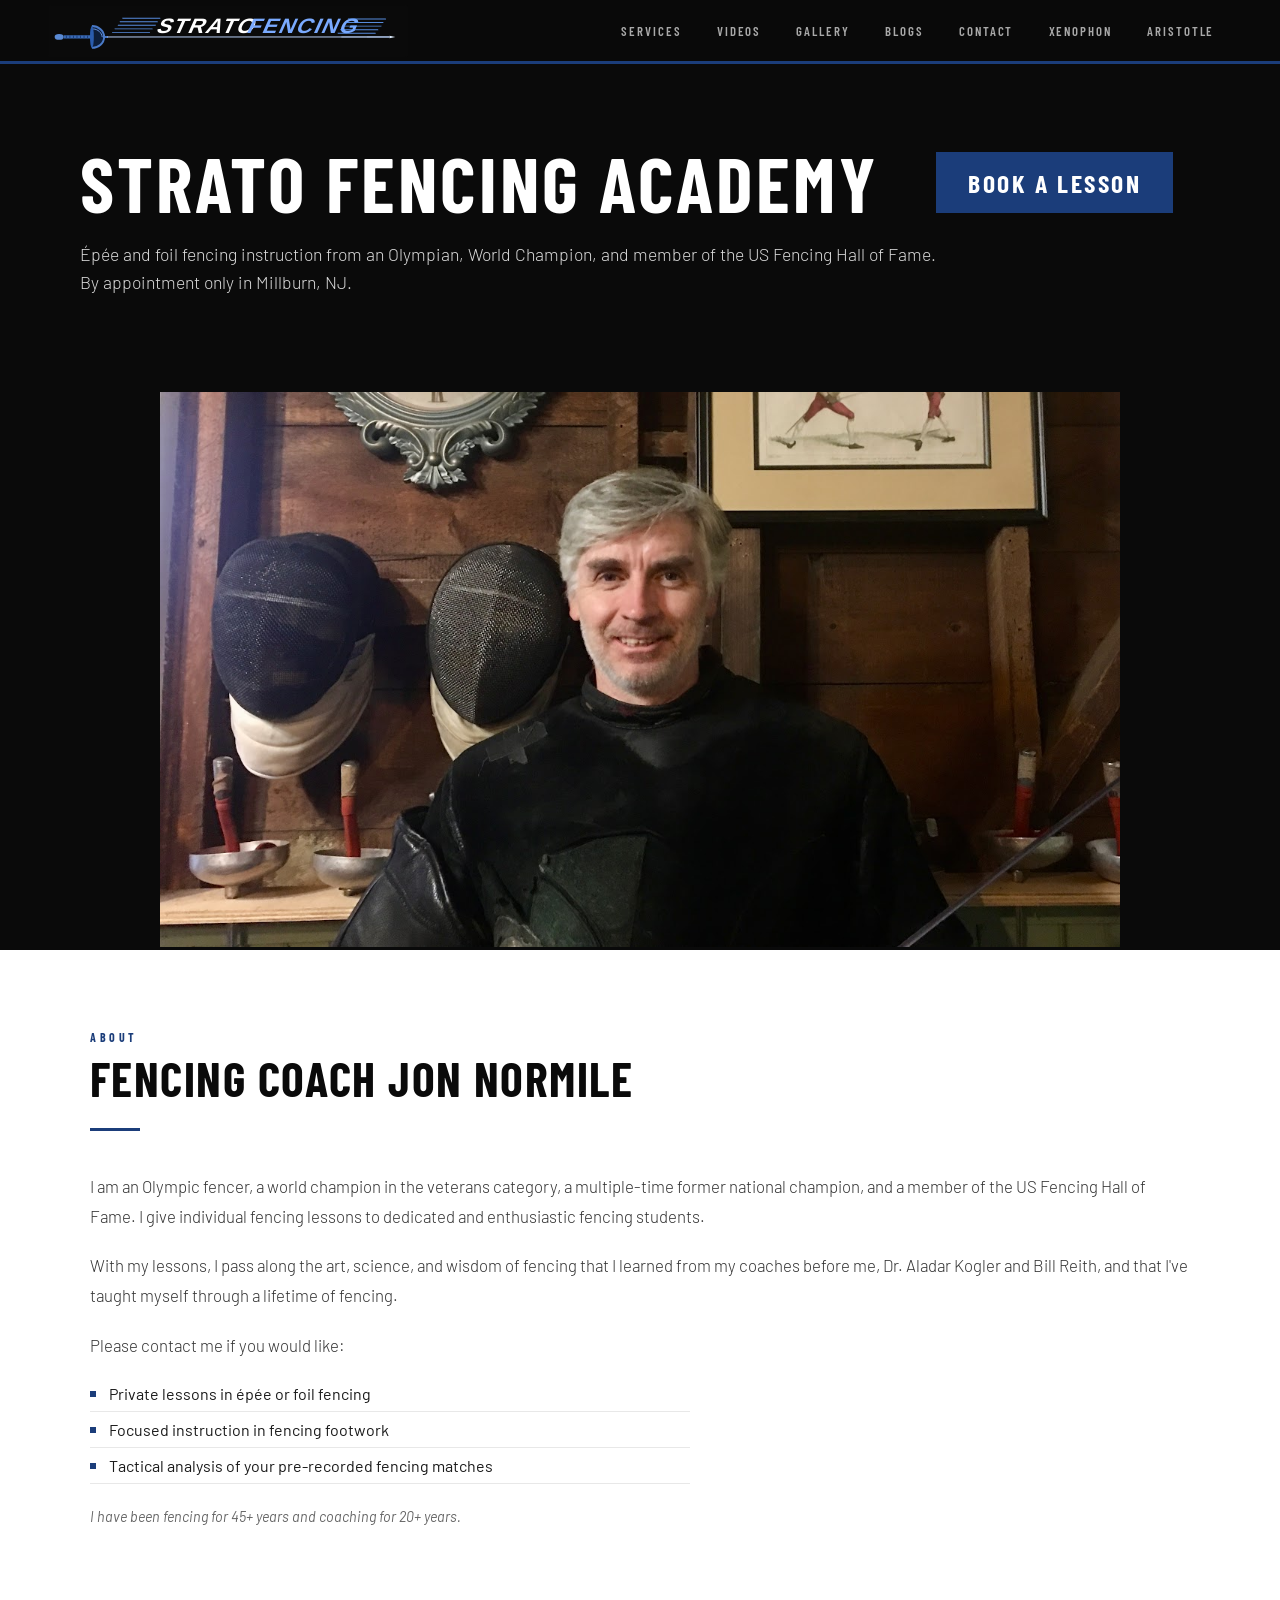
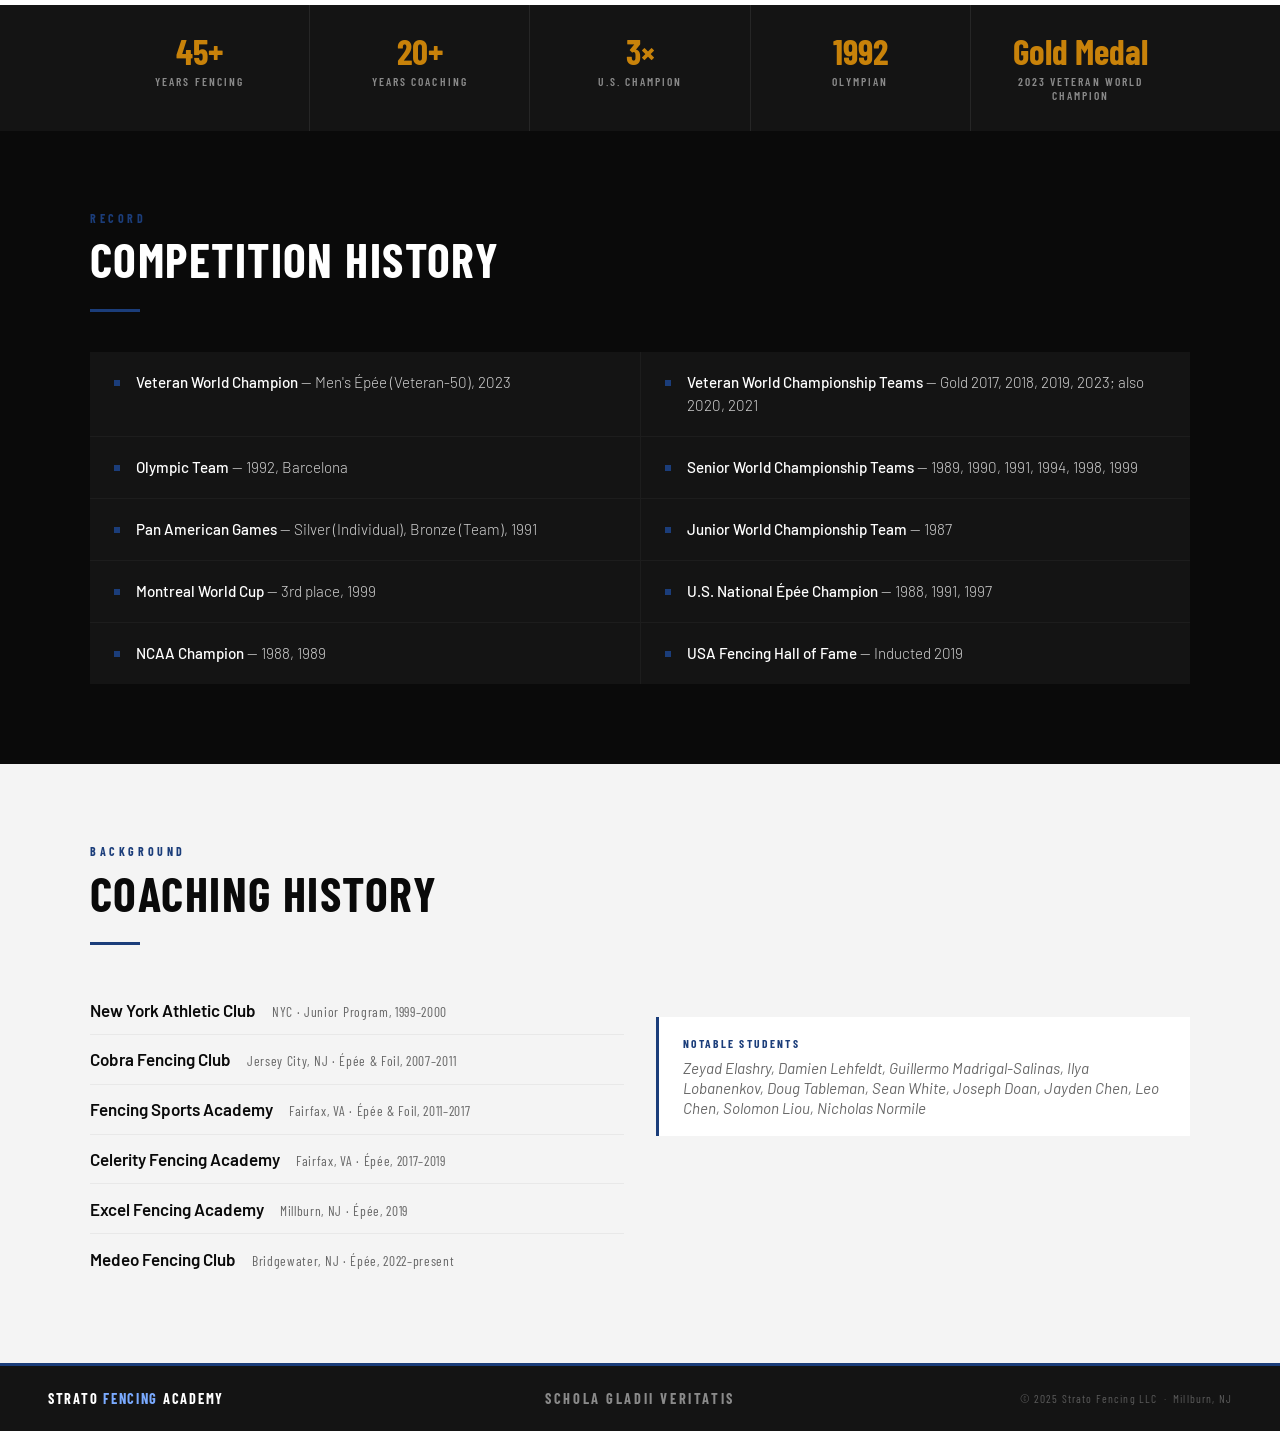
<file: index.html>
<!DOCTYPE html>
<html lang="en">
<head>
  <meta charset="UTF-8" />
  <meta name="viewport" content="width=device-width, initial-scale=1.0" />
  <title>Strato Fencing Academy | Jon Normile — Millburn, NJ</title>
  <meta name="description" content="Private épée and foil fencing lessons in Millburn, NJ with Jon Normile — 1992 Olympian, 2023 Veteran World Champion, USA Fencing Hall of Fame." />
  <meta name="keywords" content="fencing lessons Millburn NJ, epee coach New Jersey, fencing instructor NJ, private fencing lessons, Jon Normile" />
  <link rel="preconnect" href="https://fonts.googleapis.com" />
  <link rel="preconnect" href="https://fonts.gstatic.com" crossorigin />
  <link href="https://fonts.googleapis.com/css2?family=Barlow+Condensed:wght@300;400;600;700&family=Barlow:wght@300;400;500&display=swap" rel="stylesheet" />
  <style>
    *, *::before, *::after { box-sizing: border-box; margin: 0; padding: 0; }

    :root {
      --black:   #0a0a0a;
      --dark:    #141414;
      --white:   #ffffff;
      --off:     #f4f4f4;
      --accent:  #1b3d7a;
      --accent2: #2a5cad;
      --text:    #1a1a1a;
      --muted:   #666666;
      --light:   #e8e8e8;
    }

    html { scroll-behavior: smooth; }

    body {
      font-family: 'Barlow', sans-serif;
      font-size: 17px;
      color: var(--text);
      background: var(--white);
      overflow-x: hidden;
    }

    /* ── NAV ── */
    nav {
      position: fixed; top: 0; left: 0; right: 0; z-index: 200;
      height: 64px;
      display: flex; align-items: center; justify-content: space-between;
      padding: 0 3rem;
      background: rgba(10,10,10,0.95);
      backdrop-filter: blur(6px);
      border-bottom: 3px solid var(--accent);
    }
    .nav-logo { text-decoration: none; display: flex; align-items: center; }
    .nav-logo-img { height: 52px; width: auto; display: block; }
    .nav-links { display: flex; list-style: none; }
    .nav-links a {
      font-family: 'Barlow Condensed', sans-serif;
      font-size: 0.8rem;
      font-weight: 600;
      letter-spacing: 0.15em;
      text-transform: uppercase;
      color: rgba(255,255,255,0.65);
      text-decoration: none;
      padding: 0 1.1rem;
      height: 64px;
      display: flex; align-items: center;
      border-bottom: 3px solid transparent;
      margin-bottom: -3px;
      transition: color 0.2s, border-color 0.2s;
    }
    .nav-links a:hover,
    .nav-links a.active { color: var(--white); border-bottom-color: var(--accent); }

    /* ── HERO ── */
    .hero {
      background: var(--black);
      padding: 9rem 5rem 6rem;
      display: flex;
      flex-direction: column;
      align-items: stretch;
    }
    .hero-top {
      display: flex;
      align-items: stretch;
      gap: 2rem;
      margin-bottom: 1.2rem;
    }
    .hero-title {
      font-family: 'Barlow Condensed', sans-serif;
      font-size: clamp(2.5rem, 6vw, 5rem);
      font-weight: 700;
      line-height: 1;
      letter-spacing: 0.04em;
      text-transform: uppercase;
      color: var(--white);
    }
    .hero-cta-space {
      flex: 1;
      display: flex;
      align-items: center;
      justify-content: center;
    }
    .hero-sub {
      font-size: 1.1rem;
      font-weight: 300;
      color: rgba(255,255,255,0.85);
      line-height: 1.6;
    }
    .btn-primary {
      font-family: 'Barlow Condensed', sans-serif;
      font-size: clamp(0.85rem, 2vw, 1.7rem);
      font-weight: 700;
      letter-spacing: 0.1em;
      text-transform: uppercase;
      padding: 0.95rem 2rem;
      background: var(--accent);
      color: var(--white);
      text-decoration: none;
      transition: background 0.2s, transform 0.15s;
      display: inline-block;
    }
    .btn-primary:hover { background: var(--accent2); transform: translateY(-2px); }

    /* ── PHOTO BLOCK ── */
    .photo-block {
      background: var(--black);
      text-align: center;
    }
    .photo-block img {
      width: 75%;
      height: auto;
      display: inline-block;
    }

    /* ── STATS BAR ── */
    .stats-bar {
      background: var(--dark);
      display: flex;
      justify-content: center;
    }
    .stats-inner {
      display: flex;
      width: 100%;
      max-width: 1100px;
    }
    .stat {
      flex: 1;
      padding: 1.8rem 2rem;
      text-align: center;
      border-right: 1px solid rgba(255,255,255,0.08);
    }
    .stat:last-child { border-right: none; }
    .stat-number {
      font-family: 'Barlow Condensed', sans-serif;
      font-size: 2.2rem;
      font-weight: 700;
      color: #c8820a;
      line-height: 1;
      margin-bottom: 0.3rem;
    }
    .stat-label {
      font-family: 'Barlow Condensed', sans-serif;
      font-size: 0.72rem;
      font-weight: 600;
      letter-spacing: 0.18em;
      text-transform: uppercase;
      color: rgba(255,255,255,0.5);
    }

    /* ── SECTIONS ── */
    section { padding: 5rem 3rem; }
    .section-inner { max-width: 1100px; margin: 0 auto; }
    .section-label {
      font-family: 'Barlow Condensed', sans-serif;
      font-size: 0.75rem;
      font-weight: 700;
      letter-spacing: 0.3em;
      text-transform: uppercase;
      color: var(--accent);
      margin-bottom: 0.6rem;
    }
    .section-title {
      font-family: 'Barlow Condensed', sans-serif;
      font-size: clamp(2rem, 4vw, 3rem);
      font-weight: 700;
      text-transform: uppercase;
      letter-spacing: 0.03em;
      color: var(--black);
      line-height: 1.05;
      margin-bottom: 1.5rem;
    }
    .section-rule {
      width: 50px; height: 3px;
      background: var(--accent);
      margin-bottom: 2.5rem;
    }

    /* ── ABOUT ── */
    #about { background: var(--white); }
    .services-list {
      list-style: none;
      margin: 1rem 0 1.5rem;
    }
    .services-list li {
      font-size: 1rem;
      font-weight: 400;
      padding: 0.5rem 0 0.5rem 1.2rem;
      border-bottom: 1px solid var(--light);
      position: relative;
      color: var(--text);
    }
    .services-list li::before {
      content: '';
      position: absolute; left: 0; top: 50%;
      transform: translateY(-50%);
      width: 6px; height: 6px;
      background: var(--accent);
    }

    /* ── COMPETITION ── */
    #competition { background: var(--black); }
    #competition .section-title { color: var(--white); }
    #competition .section-label { color: var(--accent); }
    .comp-grid {
      display: grid;
      grid-template-columns: 1fr 1fr;
      gap: 1px;
      background: rgba(255,255,255,0.08);
      margin-top: 1rem;
    }
    .comp-item {
      background: var(--dark);
      padding: 1.2rem 1.5rem;
      display: flex;
      gap: 1rem;
      align-items: flex-start;
      transition: background 0.2s;
    }
    .comp-item:hover { background: #1e1e1e; }
    .comp-bullet {
      width: 6px; height: 6px;
      background: var(--accent);
      flex-shrink: 0;
      margin-top: 0.55rem;
    }
    .comp-text {
      font-size: 0.95rem;
      font-weight: 300;
      color: rgba(255,255,255,0.8);
      line-height: 1.5;
    }
    .comp-text strong { color: var(--white); font-weight: 500; }

    /* ── COACHING HISTORY ── */
    #coaching { background: var(--off); }
    .coaching-two-col {
      display: grid;
      grid-template-columns: 1fr 1fr;
      gap: 2rem;
      align-items: start;
    }
    .coaching-list { list-style: none; }
    .coaching-list li {
      display: flex;
      gap: 1rem;
      padding: 0.9rem 0;
      border-bottom: 1px solid var(--light);
      align-items: baseline;
      flex-wrap: wrap;
    }
    .coaching-list li:last-child { border-bottom: none; }
    .coaching-list a {
      font-weight: 600;
      color: var(--black);
      text-decoration: none;
      transition: color 0.2s;
    }
    .coaching-list a:hover { color: var(--accent); }
    .coaching-meta {
      font-family: 'Barlow Condensed', sans-serif;
      font-size: 0.85rem;
      letter-spacing: 0.05em;
      color: var(--muted);
    }
    .notable-students {
      margin-top: 2rem;
      padding: 1.2rem 1.5rem;
      background: var(--white);
      border-left: 3px solid var(--accent);
    }
    .notable-students strong {
      font-family: 'Barlow Condensed', sans-serif;
      font-size: 0.72rem;
      font-weight: 700;
      letter-spacing: 0.2em;
      text-transform: uppercase;
      color: var(--accent);
      display: block;
      margin-bottom: 0.4rem;
    }
    .notable-students span { font-size: 0.95rem; color: var(--muted); font-style: italic; }

    /* ── FOOTER ── */
    footer {
      background: var(--dark);
      border-top: 3px solid var(--accent);
      padding: 1.5rem 3rem;
      display: grid;
      grid-template-columns: 1fr 1fr 1fr;
      align-items: center;
    }
    .footer-logo {
      font-family: 'Barlow Condensed', sans-serif;
      font-size: 0.9rem;
      font-weight: 700;
      letter-spacing: 0.12em;
      text-transform: uppercase;
      color: var(--white);
    }
    .footer-logo span { color: #7aaaff; }
    .footer-schola {
      font-family: 'Barlow Condensed', sans-serif;
      font-size: 0.9rem;
      font-weight: 700;
      letter-spacing: 0.18em;
      text-transform: uppercase;
      color: rgba(255,255,255,0.5);
      text-align: center;
    }
    .footer-copy {
      font-family: 'Barlow Condensed', sans-serif;
      font-size: 0.72rem;
      letter-spacing: 0.1em;
      color: rgba(255,255,255,0.3);
    }

    /* ── RESPONSIVE ── */
    @media (max-width: 900px) {
      nav { padding: 0 1.2rem; }
      .nav-links a { padding: 0 0.6rem; font-size: 0.72rem; }
      .hero { padding: 7rem 2rem 4rem; }
      .hero-top { flex-direction: column; align-items: flex-start; gap: 1.5rem; }
      .hero-cta-space { justify-content: flex-start; width: 100%; }
      .comp-grid { grid-template-columns: 1fr; }
      .coaching-two-col { grid-template-columns: 1fr; }
      section { padding: 3.5rem 1.5rem; }
      .stats-inner { flex-wrap: wrap; }
      .stat { flex: 1 1 50%; }
      footer { flex-direction: column; gap: 0.5rem; padding: 1.2rem; text-align: center; }
    }
    @media (max-width: 500px) {
      .nav-links a { padding: 0 0.4rem; font-size: 0.65rem; letter-spacing: 0.08em; }
      .hero { padding: 6rem 1.2rem 3rem; }
      .photo-block img { width: 100%; }
    }
  </style>
</head>
<body>

<!-- NAV -->
<nav>
  <a class="nav-logo" href="index.html"><img src="strato-logo.svg" alt="Strato Fencing Academy" class="nav-logo-img"></a>
  <ul class="nav-links">
    <li><a href="products.html">Services</a></li>
    <li><a href="videos.html">Videos</a></li>
    <li><a href="gallery.html">Gallery</a></li>
    <li><a href="blogs.html">Blogs</a></li>
    <li><a href="contact.html">Contact</a></li>
    <li><a href="xenophon.html">Xenophon</a></li>
    <li><a href="aristotle.html">Aristotle</a></li>
  </ul>
</nav>

<!-- HERO -->
<div class="hero">
  <div class="hero-top">
    <h1 class="hero-title">Strato Fencing Academy</h1>
    <div class="hero-cta-space">
      <a class="btn-primary" href="https://calendar.app.google/FZzLGqVo8ZLfsFh5A" target="_blank">Book a Lesson</a>
    </div>
  </div>
  <p class="hero-sub">Épée and foil fencing instruction from an Olympian, World Champion, and member of the US Fencing Hall of Fame.<br>By appointment only in Millburn, NJ.</p>
</div>

<!-- PHOTO -->
<div class="photo-block">
  <img src="homepage.jpg" alt="Jon Normile" />
</div>

<!-- ABOUT -->
<section id="about">
  <div class="section-inner">
    <div class="section-label">About</div>
    <h2 class="section-title">Fencing Coach Jon Normile</h2>
    <div class="section-rule"></div>
    <p style="font-size:1.05rem; font-weight:300; line-height:1.8; color:#333; margin-bottom:1.2rem;">I am an Olympic fencer, a world champion in the veterans category, a multiple-time former national champion, and a member of the US Fencing Hall of Fame. I give individual fencing lessons to dedicated and enthusiastic fencing students.</p>
    <p style="font-size:1.05rem; font-weight:300; line-height:1.8; color:#333; margin-bottom:1.2rem;">With my lessons, I pass along the art, science, and wisdom of fencing that I learned from my coaches before me, Dr. Aladar Kogler and Bill Reith, and that I've taught myself through a lifetime of fencing.</p>
    <p style="font-size:1.05rem; font-weight:300; line-height:1.8; color:#333; margin-bottom:0.8rem;">Please contact me if you would like:</p>
    <ul class="services-list" style="max-width:600px;">
      <li>Private lessons in épée or foil fencing</li>
      <li>Focused instruction in fencing footwork</li>
      <li>Tactical analysis of your pre-recorded fencing matches</li>
    </ul>
    <p style="font-size:0.9rem; font-style:italic; color:var(--muted); margin-top:1rem;">I have been fencing for 45+ years and coaching for 20+ years.</p>
  </div>
</section>

<!-- STATS BAR -->
<div class="stats-bar">
  <div class="stats-inner">
    <div class="stat">
      <div class="stat-number">45+</div>
      <div class="stat-label">Years Fencing</div>
    </div>
    <div class="stat">
      <div class="stat-number">20+</div>
      <div class="stat-label">Years Coaching</div>
    </div>
    <div class="stat">
      <div class="stat-number">3×</div>
      <div class="stat-label">U.S. Champion</div>
    </div>
    <div class="stat">
      <div class="stat-number">1992</div>
      <div class="stat-label">Olympian</div>
    </div>
    <div class="stat">
      <div class="stat-number">Gold Medal</div>
      <div class="stat-label">2023 Veteran World Champion</div>
    </div>
  </div>
</div>

<!-- COMPETITION -->
<section id="competition">
  <div class="section-inner">
    <div class="section-label">Record</div>
    <h2 class="section-title">Competition History</h2>
    <div class="section-rule"></div>
    <div class="comp-grid">
      <div class="comp-item"><div class="comp-bullet"></div><div class="comp-text"><strong>Veteran World Champion</strong> — Men's Épée (Veteran-50), 2023</div></div>
      <div class="comp-item"><div class="comp-bullet"></div><div class="comp-text"><strong>Veteran World Championship Teams</strong> — Gold 2017, 2018, 2019, 2023; also 2020, 2021</div></div>
      <div class="comp-item"><div class="comp-bullet"></div><div class="comp-text"><strong>Olympic Team</strong> — 1992, Barcelona</div></div>
      <div class="comp-item"><div class="comp-bullet"></div><div class="comp-text"><strong>Senior World Championship Teams</strong> — 1989, 1990, 1991, 1994, 1998, 1999</div></div>
      <div class="comp-item"><div class="comp-bullet"></div><div class="comp-text"><strong>Pan American Games</strong> — Silver (Individual), Bronze (Team), 1991</div></div>
      <div class="comp-item"><div class="comp-bullet"></div><div class="comp-text"><strong>Junior World Championship Team</strong> — 1987</div></div>
      <div class="comp-item"><div class="comp-bullet"></div><div class="comp-text"><strong>Montreal World Cup</strong> — 3rd place, 1999</div></div>
      <div class="comp-item"><div class="comp-bullet"></div><div class="comp-text"><strong>U.S. National Épée Champion</strong> — 1988, 1991, 1997</div></div>
      <div class="comp-item"><div class="comp-bullet"></div><div class="comp-text"><strong>NCAA Champion</strong> — 1988, 1989</div></div>
      <div class="comp-item"><div class="comp-bullet"></div><div class="comp-text"><strong>USA Fencing Hall of Fame</strong> — Inducted 2019</div></div>
    </div>
  </div>
</section>

<!-- COACHING -->
<section id="coaching">
  <div class="section-inner">
    <div class="section-label">Background</div>
    <h2 class="section-title">Coaching History</h2>
    <div class="section-rule"></div>
    <div class="coaching-two-col">
      <ul class="coaching-list">
        <li>
          <a href="https://www.nyac.org/web/pages/fencing" target="_blank">New York Athletic Club</a>
          <span class="coaching-meta">NYC · Junior Program, 1999–2000</span>
        </li>
        <li>
          <a href="https://www.cobrafencing.com/" target="_blank">Cobra Fencing Club</a>
          <span class="coaching-meta">Jersey City, NJ · Épée &amp; Foil, 2007–2011</span>
        </li>
        <li>
          <a href="https://www.fencingsports.net/" target="_blank">Fencing Sports Academy</a>
          <span class="coaching-meta">Fairfax, VA · Épée &amp; Foil, 2011–2017</span>
        </li>
        <li>
          <a href="https://www.facebook.com/celerityfencing/" target="_blank">Celerity Fencing Academy</a>
          <span class="coaching-meta">Fairfax, VA · Épée, 2017–2019</span>
        </li>
        <li>
          <a href="https://www.excelfencers.com/" target="_blank">Excel Fencing Academy</a>
          <span class="coaching-meta">Millburn, NJ · Épée, 2019</span>
        </li>
        <li>
          <a href="https://www.medeofencing.com/" target="_blank">Medeo Fencing Club</a>
          <span class="coaching-meta">Bridgewater, NJ · Épée, 2022–present</span>
        </li>
      </ul>
      <div class="notable-students">
        <strong>Notable Students</strong>
        <span>Zeyad Elashry, Damien Lehfeldt, Guillermo Madrigal-Salinas, Ilya Lobanenkov, Doug Tableman, Sean White, Joseph Doan, Jayden Chen, Leo Chen, Solomon Liou, Nicholas Normile</span>
      </div>
    </div>
  </div>
</section>

<!-- FOOTER -->
<footer>
  <div class="footer-logo">Strato <span>Fencing</span> Academy</div>
  <div class="footer-schola">Schola Gladii Veritatis</div>
  <div class="footer-copy" style="text-align:right;">&copy; 2025 Strato Fencing LLC &nbsp;·&nbsp; Millburn, NJ</div>
</footer>

</body>
</html>
</file>
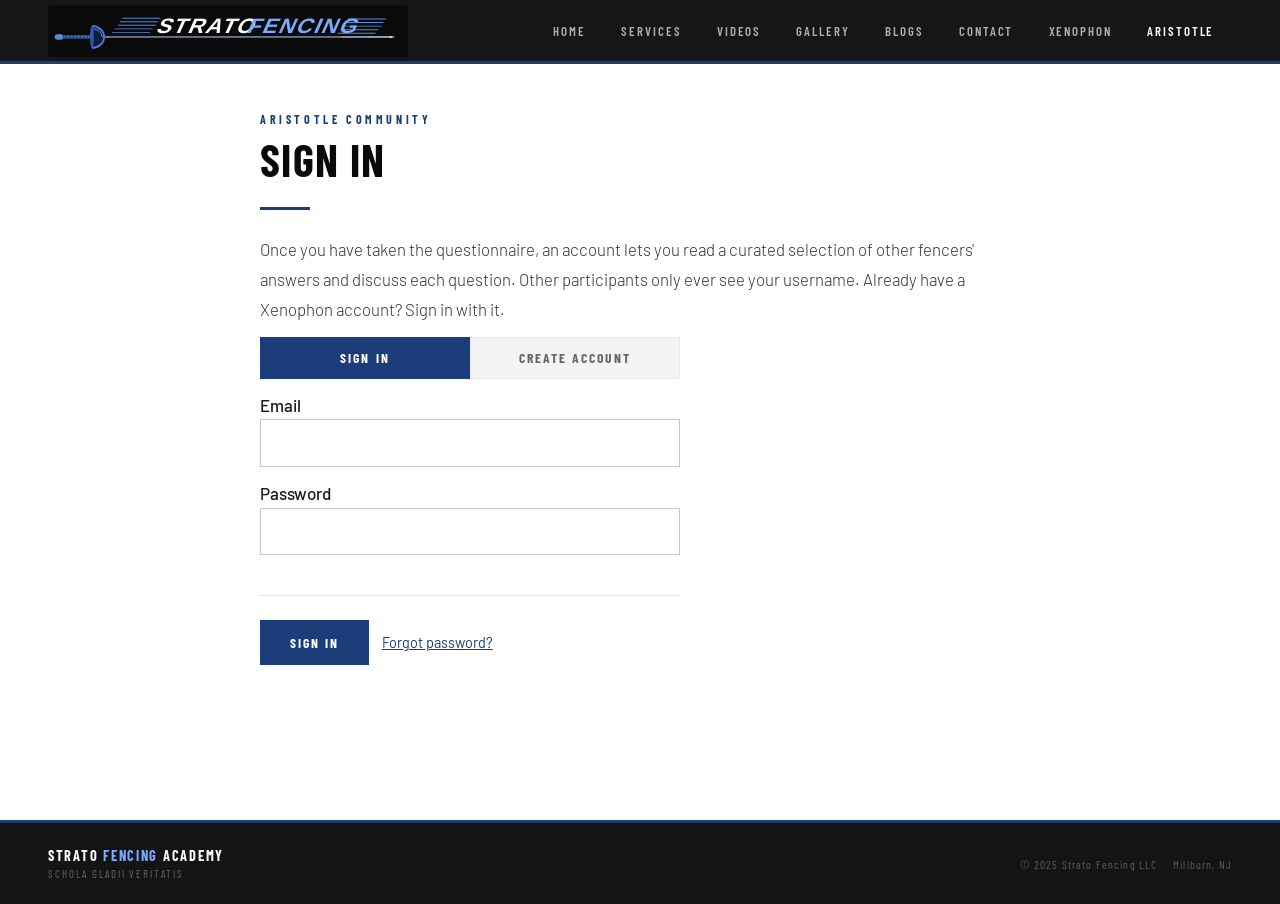
<file: aristotle-community.html>
<!DOCTYPE html>
<html lang="en">
<head>
  <meta charset="UTF-8" />
  <meta name="viewport" content="width=device-width, initial-scale=1.0" />
  <title>Aristotle Community | Strato Fencing Academy</title>
  <meta name="description" content="See how other fencers answered the Aristotle questionnaire and discuss each question." />
  <meta name="robots" content="noindex" />
  <link rel="preconnect" href="https://fonts.googleapis.com" />
  <link rel="preconnect" href="https://fonts.gstatic.com" crossorigin />
  <link href="https://fonts.googleapis.com/css2?family=Barlow+Condensed:wght@300;400;600;700&family=Barlow:wght@300;400;500&display=swap" rel="stylesheet" />
  <link rel="stylesheet" href="aristotle.css?v=27" />
  <style>
    .c-bar {
      display: flex; flex-wrap: wrap; align-items: center; gap: 0.4rem 1.2rem;
      border-bottom: 1px solid var(--light); padding-bottom: 0.8rem; margin-bottom: 2rem;
      font-family: 'Barlow Condensed', sans-serif; font-size: 0.85rem; font-weight: 700;
      letter-spacing: 0.12em; text-transform: uppercase;
    }
    .c-bar a { color: var(--muted); text-decoration: none; padding: 0.3rem 0; border-bottom: 3px solid transparent; }
    .c-bar a.active, .c-bar a:hover { color: var(--accent); border-bottom-color: var(--accent); }
    .c-bar .who { margin-left: auto; color: var(--muted); font-weight: 400; letter-spacing: 0.05em; text-transform: none; font-family: 'Barlow', sans-serif; }

    .form { max-width: 420px; }
    .form label { display: block; font-weight: 500; margin: 1rem 0 0.3rem; }
    .form label .opt { font-weight: 300; color: var(--muted); }
    .form .hint { font-size: 0.9rem; color: var(--muted); margin-top: 0.3rem; }
    .msg { margin-top: 1rem; padding: 0.7rem 1rem; border-left: 3px solid var(--accent); background: var(--off); }
    .msg.error { border-color: var(--error); color: var(--error); background: #fbeeee; }
    .tabs { display: flex; gap: 0; margin-bottom: 1rem; }
    .tabs button {
      flex: 1; font-family: 'Barlow Condensed', sans-serif; font-size: 0.85rem; font-weight: 700;
      letter-spacing: 0.15em; text-transform: uppercase; padding: 0.7rem;
      background: var(--off); color: var(--muted); border: 1px solid var(--light); cursor: pointer;
    }
    .tabs button.active { background: var(--accent); color: var(--white); border-color: var(--accent); }
    .text-btn { background: none; border: none; padding: 0; font: inherit; font-size: 0.9rem; color: var(--accent); text-decoration: underline; cursor: pointer; }
    .text-btn.danger { color: var(--error); }

    .rq-block { padding: 1.2rem 0; border-bottom: 1px solid var(--light); }
    .rq-block .rq { font-weight: 500; font-size: 1.1rem; line-height: 1.5; margin-bottom: 0.6rem; }
    .dist { margin: 0.8rem 0 1rem; }
    .dist .note { color: var(--muted); font-size: 0.9rem; margin-bottom: 0.5rem; }
    .dist-grid { display: grid; grid-template-columns: repeat(2, minmax(0, 1fr)); gap: 1rem 2rem; max-width: 46rem; }
    .dist-one { max-width: 26rem; }
    .dist-title { font-weight: 600; font-size: 0.95rem; }
    .dist-title span { font-weight: 400; color: var(--muted); }
    .hist { width: 100%; height: auto; display: block; }
    .hist .dot { fill: var(--accent2); }
    .hist .grid { stroke: #d2d6de; stroke-width: 1; }
    .hist .axis { stroke: var(--muted); }
    .hist text { fill: var(--muted); font-size: 10px; font-family: inherit; }
    .hist .ttl { font-size: 10.5px; }
    @media (max-width: 600px) { .dist-grid { grid-template-columns: 1fr; } }
    .rq-block .rq .rid { color: var(--accent); margin-right: 0.4rem; }
    .answers { margin: 0 0 0.8rem 1.2rem; }
    .answers li { font-weight: 300; line-height: 1.6; margin: 0.35rem 0; white-space: pre-wrap; }
    .answers ul { margin-left: 1.2rem; list-style: circle; }
    .reacts { display: flex; flex-wrap: wrap; align-items: center; gap: 0.35rem; margin: 0.25rem 0 0.6rem; white-space: normal; }
    .reacts button { font: inherit; font-size: 0.9rem; line-height: 1; cursor: pointer; border: 1px solid var(--light); background: var(--white); border-radius: 999px; padding: 0.25rem 0.55rem; }
    .reacts button:hover { border-color: var(--accent2); }
    .react-chip span { font-size: 0.8rem; color: var(--muted); margin-left: 0.15rem; }
    .react-chip.mine { background: #e7eefb; border-color: var(--accent2); }
    .react-chip.mine span { color: var(--accent); font-weight: 500; }
    .react-add { opacity: 0.55; }
    .react-add:hover, .react-add[aria-expanded=true] { opacity: 1; }
    .react-add span { font-size: 0.75rem; margin-left: 0.1rem; color: var(--muted); }
    .react-picker { display: inline-flex; flex-wrap: wrap; gap: 0.25rem; }
    .react-picker[hidden] { display: none; }
    .react-picker button { border-radius: 6px; padding: 0.3rem 0.4rem; font-size: 1.05rem; }
    .no-answers { color: #999; font-style: italic; margin-bottom: 0.8rem; }
    details.thread summary {
      cursor: pointer; color: var(--accent); font-family: 'Barlow Condensed', sans-serif;
      font-weight: 700; letter-spacing: 0.1em; text-transform: uppercase; font-size: 0.85rem;
    }
    .comment { border-left: 3px solid var(--light); padding: 0.4rem 0 0.4rem 0.9rem; margin: 0.8rem 0; }
    .comment.mine { border-left-color: var(--accent2); }
    .comment .meta { font-size: 0.85rem; color: var(--muted); margin-bottom: 0.2rem; }
    .comment .meta strong { color: var(--text); font-weight: 500; }
    .comment .body { white-space: pre-wrap; line-height: 1.6; font-weight: 300; }
    .comment .actions { margin-top: 0.3rem; display: flex; gap: 1rem; }
    .thread textarea { min-height: 90px; margin-top: 0.6rem; }
    .thread .btn { margin-top: 0.5rem; }

    .admin-tools { display: flex; flex-wrap: wrap; gap: 1rem; align-items: center; margin-bottom: 1.2rem; }
    .admin-tools select { width: auto; }
    .admin-tools .checks-inline { display: flex; align-items: center; gap: 0.4rem; }
    .pill-btn { font: inherit; font-size: 0.85rem; font-weight: 500; padding: 0.3rem 0.9rem; border-radius: 999px; border: 1px solid var(--accent); background: var(--accent); color: #fff; cursor: pointer; }
    .pill-btn:hover { background: #fff; color: var(--accent); }
    .adm-answer { padding: 0.8rem 0; border-top: 1px dashed var(--light); }
    .adm-answer .txt-row { display: flex; gap: 0.6rem; align-items: flex-start; }
    .adm-answer .check { flex: none; width: 1.4rem; height: 1.4rem; border-radius: 50%; background: #2e8b57; color: #fff; font-size: 0.85rem; font-weight: 700; display: flex; align-items: center; justify-content: center; margin-top: 0.15rem; }
    .adm-answer.old { margin-left: 1.2rem; }
    .adm-answer.old .txt { color: var(--muted); }
    .adm-answer .txt { white-space: pre-wrap; font-weight: 300; line-height: 1.6; }
    .adm-answer.posted .txt { font-weight: 700; }
    .adm-answer .meta { font-size: 0.85rem; color: var(--muted); display: flex; flex-wrap: wrap; gap: 0.4rem 0.5rem; align-items: center; margin-bottom: 0.5rem; }
    .adm-answer .meta .text-btn { font-size: 0.78rem; font-weight: 500; line-height: 1.2; text-decoration: none; padding: 0.25rem 0.75rem; border: 1px solid var(--accent); border-radius: 999px; background: #fff; transition: background 0.15s, color 0.15s; }
    .adm-answer .meta .text-btn:hover { background: var(--accent); color: #fff; }
    .adm-answer .meta .text-btn.danger { border-color: var(--error); }
    .adm-answer .meta .text-btn.danger:hover { background: var(--error); color: #fff; }
    .adm-answer .meta .text-btn[data-act=unpost] { background: #2e8b57; border-color: #2e8b57; color: #fff; }
    .adm-answer .meta .text-btn[data-act=unpost]:hover { background: #256f46; }
    .adm-answer .meta .text-btn:disabled { opacity: 0.5; cursor: default; }
    .tag.warn { background: #fdf3e1; border-color: #e7c27d; color: #7a5410; }
    .adm-answer .editor textarea { min-height: 80px; font-size: 0.95rem; }
    .adm-answer .editor .grid { display: grid; grid-template-columns: repeat(auto-fill, minmax(12rem, 1fr)); gap: 0.4rem 1rem; }
    .adm-answer .editor label { display: block; font-size: 0.85rem; font-weight: 500; margin-top: 0.4rem; }
    .adm-layout { display: grid; grid-template-columns: minmax(0, 1fr) 15rem; gap: 2rem; align-items: start; }
    .adm-rail { position: sticky; top: 100px; border: 2px solid var(--accent); background: var(--white); padding: 0 1.2rem 0.4rem; box-shadow: 0 4px 14px rgba(0, 0, 0, 0.08); }
    .adm-rail:empty { display: none; }
    .adm-rail h4 { font-family: 'Barlow Condensed', sans-serif; font-weight: 700; text-transform: uppercase; letter-spacing: 0.1em; font-size: 1rem; color: var(--white); background: var(--accent); margin: 0 -1.2rem 0.3rem; padding: 0.55rem 1.2rem; }
    .adm-stat { display: flex; justify-content: space-between; align-items: baseline; gap: 1rem; padding: 0.5rem 0; border-top: 1px solid var(--light); font-size: 0.92rem; }
    .adm-stat:first-of-type { border-top: none; }
    .adm-stat b { font-size: 1.05rem; font-variant-numeric: tabular-nums; }
    @media (max-width: 900px) { .adm-layout { grid-template-columns: minmax(0, 1fr); } .adm-rail { position: static; order: -1; } }
    .tag { font-size: 0.75rem; padding: 0.05rem 0.4rem; background: var(--off); border: 1px solid var(--light); }
    .table-wrap { overflow-x: auto; }
    table.accounts { border-collapse: collapse; width: 100%; font-size: 0.95rem; }
    table.accounts th, table.accounts td { text-align: left; padding: 0.5rem 0.6rem; border-bottom: 1px solid var(--light); white-space: nowrap; }
    table.accounts th { font-family: 'Barlow Condensed', sans-serif; letter-spacing: 0.08em; text-transform: uppercase; font-size: 0.8rem; color: var(--accent); }
  </style>
</head>
<body>

<!-- NAV -->
<nav>
  <a class="nav-logo" href="index.html"><img src="strato-logo.svg" alt="Strato Fencing Academy" class="nav-logo-img"></a>
  <ul class="nav-links">
    <li><a href="index.html">Home</a></li>
    <li><a href="products.html">Services</a></li>
    <li><a href="videos.html">Videos</a></li>
    <li><a href="gallery.html">Gallery</a></li>
    <li><a href="blogs.html">Blogs</a></li>
    <li><a href="contact.html">Contact</a></li>
    <li><a href="xenophon.html">Xenophon</a></li>
    <li><a href="aristotle.html" class="active">Aristotle</a></li>
  </ul>
</nav>

<section id="survey">
  <div class="survey-inner">
    <div class="section-label">Aristotle Community</div>
    <div id="c-bar"></div>
    <div id="view"></div>
  </div>
</section>

<!-- FOOTER -->
<footer>
  <div>
    <div class="footer-logo">Strato <span>Fencing</span> Academy</div>
    <div class="footer-schola">Schola Gladii Veritatis</div>
  </div>
  <div class="footer-copy">&copy; 2025 Strato Fencing LLC &nbsp;·&nbsp; Millburn, NJ</div>
</footer>

<script src="aristotle-questions.js?v=31"></script>
<script>
(function () {
  'use strict';

  var A = window.Aristotle;
  var esc = A.esc;
  var QUESTIONS = A.SCREENS;
  var BY_ID = {};
  QUESTIONS.forEach(function (s) { BY_ID[s.id] = s; });
  // Background questions (section A) are respondent data, not shared on the community page.
  function onCommunityPage(s) { return s.id.charAt(0) !== 'A'; }
  var COMMUNITY_QUESTIONS = QUESTIONS.filter(onCommunityPage);

  var me = null;          // { username, has_access, is_admin }
  var results = null;     // { answers: {qid: [values]}, comments: {qid: [...]}, is_admin }
  var admin = null;       // { sessions: [...with versions], community: [...] }
  var adminFilter = 'submitted';
  var adminRespondent = '';
  var adminHistory = false;  // also list earlier versions of each answer
  var openThreads = {};

  function getToken() { try { return localStorage.getItem(A.TOKEN_KEY); } catch (e) { return null; } }
  function setToken(t) {
    try { if (t) localStorage.setItem(A.TOKEN_KEY, t); else localStorage.removeItem(A.TOKEN_KEY); } catch (e) { /* storage unavailable */ }
  }

  function request(base, method, path, body, retried) {
    var headers = body ? { 'Content-Type': 'application/json' } : {};
    var token = getToken();
    if (token) headers.Authorization = 'Bearer ' + token;
    return fetch(base + path, { method: method, headers: headers, body: body ? JSON.stringify(body) : undefined })
      .then(function (r) {
        return r.json().catch(function () { return null; }).then(function (data) {
          if (r.ok) return data;
          if (!retried && A.isWaking(r)) return wakeAndRetry();
          if (r.status === 401 && token) { signOut('Your session has expired. Please sign in again.'); }
          var err = new Error((data && typeof data.detail === 'string') ? data.detail : 'Something went wrong (HTTP ' + r.status + ')');
          err.status = r.status;
          throw err;
        });
      }, function () {
        if (!retried) return wakeAndRetry();
        throw new Error("We couldn't reach the server. Please try again in a moment.");
      });
    function wakeAndRetry() {
      return A.waitForServer().then(function () { return request(base, method, path, body, true); });
    }
  }
  function api(method, path, body) { return request(A.API, method, path, body); }
  function auth(method, path, body) { return request(A.AUTH_API, method, path, body); }

  function view(html) { document.getElementById('view').innerHTML = html; }
  function msgHtml(id) { return '<div class="msg" id="' + id + '" hidden></div>'; }
  function showMsg(id, text, isError) {
    var el = document.getElementById(id);
    if (!el) return;
    el.hidden = !text;
    el.textContent = text || '';
    el.classList.toggle('error', !!isError);
  }
  function fmtTime(iso) {
    return new Date(iso).toLocaleString(undefined, { year: 'numeric', month: 'short', day: 'numeric', hour: 'numeric', minute: '2-digit' });
  }
  function questionnaireHref() { return 'aristotle.html' + esc(location.search); }

  function renderBar(active) {
    var bar = document.getElementById('c-bar');
    if (!me) { bar.innerHTML = ''; return; }
    var links = [['results', 'Answers & Discussion'], ['account', 'Account']];
    if (me.is_admin) links.push(['admin', 'Admin']);
    bar.innerHTML = '<div class="c-bar">' + links.map(function (l) {
      return '<a href="#/' + l[0] + '"' + (active === l[0] ? ' class="active"' : '') + '>' + l[1] + '</a>';
    }).join('') + '<span class="who">Signed in as <strong>' + esc(me.username) + '</strong></span></div>';
  }

  // ── Sign in / create account ──
  function renderLogin(mode, notice, email) {
    renderBar(null);
    var reg = mode === 'register';
    view(
      '<h2 class="section-title">' + (reg ? 'Create an Account' : 'Sign In') + '</h2><div class="section-rule"></div>' +
      '<p class="body-text">Once you have taken the questionnaire, an account lets you read a curated selection of other fencers\' answers and discuss each question. ' +
      'Other participants only ever see your username. Already have a Xenophon account? Sign in with it.</p>' +
      '<div class="form">' +
      '<div class="tabs"><button id="tab-login" class="' + (reg ? '' : 'active') + '">Sign In</button><button id="tab-register" class="' + (reg ? 'active' : '') + '">Create Account</button></div>' +
      '<form id="auth-form" novalidate>' +
      (reg ? '<label for="f-username">Username</label><input class="q-input" id="f-username" autocomplete="username" maxlength="30" required />' +
             '<div class="hint">3–30 letters, numbers, dots, dashes or underscores. This is the only name other fencers see.</div>' : '') +
      '<label for="f-email">Email</label><input class="q-input" id="f-email" type="email" autocomplete="email" required />' +
      '<label for="f-password">Password</label><input class="q-input" id="f-password" type="password" autocomplete="' + (reg ? 'new-password' : 'current-password') + '" required />' +
      (reg ? '<label for="f-first">First name <span class="opt">(optional, never shown publicly)</span></label><input class="q-input" id="f-first" autocomplete="given-name" />' +
             '<label for="f-last">Last name <span class="opt">(optional, never shown publicly)</span></label><input class="q-input" id="f-last" autocomplete="family-name" />' : '') +
      '<div class="q-nav"><button class="btn primary" type="submit" id="auth-submit">' + (reg ? 'Create Account' : 'Sign In') + '</button>' +
      (reg ? '' : '<button class="text-btn" type="button" id="forgot">Forgot password?</button>') + '</div>' +
      '</form>' + msgHtml('auth-msg') + '</div>'
    );
    if (notice) showMsg('auth-msg', notice, false);
    if (email) document.getElementById('f-email').value = email;
    document.getElementById('tab-login').onclick = function () { renderLogin('login'); };
    document.getElementById('tab-register').onclick = function () { renderLogin('register'); };
    var forgot = document.getElementById('forgot');
    if (forgot) forgot.onclick = function () {
      var email = document.getElementById('f-email').value.trim();
      if (!email) { showMsg('auth-msg', 'Enter your email address above, then click "Forgot password?" again.', true); return; }
      forgot.disabled = true;
      auth('POST', '/forgot-password', { email: email }).then(function () {
        showMsg('auth-msg', 'If that email has an account, a password reset link is on its way. The link opens the Xenophon app, which shares this account.', false);
      }).catch(function (err) { showMsg('auth-msg', err.message, true); })
        .then(function () { forgot.disabled = false; });
    };
    document.getElementById('auth-form').onsubmit = function (e) {
      e.preventDefault();
      var btn = document.getElementById('auth-submit');
      var body = { email: document.getElementById('f-email').value.trim(), password: document.getElementById('f-password').value };
      if (!body.email || !body.password) { showMsg('auth-msg', 'Please enter your email and password.', true); return; }
      if (reg) {
        body.username = document.getElementById('f-username').value.trim();
        body.first_name = document.getElementById('f-first').value.trim();
        body.last_name = document.getElementById('f-last').value.trim();
        if (!/^[A-Za-z0-9_.-]{3,30}$/.test(body.username)) { showMsg('auth-msg', 'Username must be 3–30 letters, numbers, dots, dashes or underscores.', true); return; }
        if (body.password.length < 8) { showMsg('auth-msg', 'Please choose a password of at least 8 characters.', true); return; }
      }
      btn.disabled = true;
      showMsg('auth-msg', '');
      auth('POST', reg ? '/register' : '/login', body).then(function (res) {
        setToken(res.access_token);
        return afterSignIn(true);
      }).catch(function (err) {
        btn.disabled = false;
        if (reg && err.status === 409 && /email/i.test(err.message)) return existingAccount(body);
        showMsg('auth-msg', err.message, true);
      });
    };
  }

  // The email already has a Xenophon account: sign in with it (the questionnaire is then
  // linked by afterSignIn), or ask for that account's password. Never link without sign-in.
  function existingAccount(body) {
    var known = 'This email is already registered with Xenophon, Strato Fencing\'s bout analysis app, which shares its accounts with Aristotle.';
    return auth('POST', '/login', { email: body.email, password: body.password }).then(function (res) {
      setToken(res.access_token);
      flash = known + ' You are now signed in to that account, and questionnaires submitted in this browser are linked to it. ' +
        'Your username is {username}; you can change it on the Account page.';
      return afterSignIn(true);
    }, function () {
      renderLogin('login', known + ' Sign in with your Xenophon password to link your questionnaire answers to that account, ' +
        'or use "Forgot password?" if you don\'t remember it.', body.email);
    });
  }

  // Link questionnaires taken in this browser (submitted ids + its respondent id), then load the account.
  function afterSignIn(fromLogin) {
    var claim = api('POST', '/claim', { session_ids: A.submittedIds(), respondent_id: A.respondentId() }).catch(function () {});
    return claim.then(function () { return api('GET', '/me'); }).then(function (m) {
      me = m;
      results = null;
      if (!fromLogin || location.hash === '#/results') route(); else location.hash = '#/results';
    });
  }

  function signOut(notice) {
    setToken(null);
    me = null; results = null; admin = null;
    location.hash = '#/login';
    renderLogin('login', notice);
  }

  // ── Curated answers + discussion ──
  function answerItems(s, v, meta) {
    var body;
    if (s.type === 'matrix') {
      var lines = A.answerText(s, v).split('\n');
      body = lines.length > 1 ? '<ul>' + lines.map(function (l) { return '<li>' + esc(l) + '</li>'; }).join('') + '</ul>' : esc(lines[0]);
    } else {
      body = esc(A.answerText(s, v));
    }
    return '<li>' + body + (meta ? '<div class="reacts" data-aid="' + esc(meta.answer_id) + '">' + reactsHtml(meta) + '</div>' : '') + '</li>';
  }

  // Emoji reactions on an answer: a chip per emoji in use (highlighted if mine), plus a picker.
  function reactsHtml(meta) {
    var emoji = results.reaction_emoji || [];
    return Object.keys(meta.reactions).map(function (e) {
      var mine = meta.mine.indexOf(e) >= 0;
      return '<button class="react-chip' + (mine ? ' mine' : '') + '" data-emoji="' + esc(e) + '" aria-pressed="' + mine + '" title="' +
        (mine ? 'Remove your reaction' : 'React with ' + esc(e)) + '">' + esc(e) + ' <span>' + meta.reactions[e] + '</span></button>';
    }).join('') +
      '<button class="react-add" title="Add a reaction" aria-label="Add a reaction" aria-expanded="false">🙂<span>+</span></button>' +
      '<span class="react-picker" hidden>' + emoji.map(function (e) {
        return '<button data-emoji="' + esc(e) + '" aria-label="React with ' + esc(e) + '">' + esc(e) + '</button>';
      }).join('') + '</span>';
  }

  function findMeta(aid) {
    var found = null;
    Object.keys(results.answer_meta || {}).forEach(function (q) {
      results.answer_meta[q].forEach(function (m) { if (m.answer_id === aid) found = m; });
    });
    return found;
  }

  function bindReactions(root) {
    root.addEventListener('click', function (e) {
      var box = e.target.closest('.reacts');
      if (!box) return;
      var add = e.target.closest('.react-add');
      if (add) {
        var picker = box.querySelector('.react-picker');
        picker.hidden = !picker.hidden;
        add.setAttribute('aria-expanded', String(!picker.hidden));
        return;
      }
      var btn = e.target.closest('[data-emoji]');
      if (!btn || box.dataset.busy) return;
      box.dataset.busy = '1';
      var aid = box.dataset.aid;
      api('POST', '/answers/' + aid + '/reactions', { emoji: btn.dataset.emoji }).then(function (r) {
        var meta = findMeta(aid);
        meta.reactions = r.reactions;
        meta.mine = r.mine;
        box.innerHTML = reactsHtml(meta);
      }).catch(function () { /* leave as is; the next load shows the true state */ })
        .then(function () { delete box.dataset.busy; });
    });
  }

  function threadHtml(qid) {
    var list = (results.comments[qid] || []);
    var h = '<details class="thread" data-qid="' + qid + '"' + (openThreads[qid] ? ' open' : '') + '><summary>Discussion (' + list.length + ')</summary>';
    list.forEach(function (c) {
      h += '<div class="comment' + (c.mine ? ' mine' : '') + '" data-cid="' + c.comment_id + '">' +
        '<div class="meta"><strong>' + esc(c.username || 'unknown') + '</strong> · ' + esc(fmtTime(c.created_at)) + (c.updated_at ? ' · edited' : '') + '</div>' +
        '<div class="body">' + esc(c.text) + '</div>';
      if (c.mine || me.is_admin) {
        h += '<div class="actions">' + (c.mine ? '<button class="text-btn" data-act="edit">Edit</button>' : '') +
          '<button class="text-btn danger" data-act="delete">Delete</button></div>';
      }
      h += '</div>';
    });
    h += '<textarea maxlength="5000" placeholder="Add to the discussion…" aria-label="Add a comment"></textarea>' +
      '<button class="btn primary" data-act="post">Post Comment</button>' + msgHtml('msg-' + qid) + '</details>';
    return h;
  }

  function renderResults() {
    renderBar('results');
    if (!me.has_access) {
      view('<h2 class="section-title">Take the Questionnaire First</h2><div class="section-rule"></div>' +
        '<p class="body-text">To keep everyone\'s answers independent, other fencers\' answers are only shown once you have submitted the questionnaire yourself.</p>' +
        '<p class="body-text">If you have already taken it in another browser or on another device, sign in there once and it will be linked to this account automatically.</p>' +
        '<div class="q-nav"><a class="btn primary" style="text-decoration:none" href="' + questionnaireHref() + '">Take the Questionnaire</a></div>');
      return;
    }
    if (!results) {
      view('<p class="body-text">Loading…</p>');
      api('GET', '/results').then(function (r) { results = r; renderResults(); })
        .catch(function (err) { view('<div class="msg error">' + esc(err.message) + '</div>'); });
      return;
    }
    var h = '<h2 class="section-title">How Other Fencers Answered</h2><div class="section-rule"></div>' +
      '<p class="body-text">A curated selection of answers from participating fencers, with a discussion thread for each question. Answers are shown anonymously.' +
      (me.has_access ? ' Want to change your own answers? <a href="' + questionnaireHref() + '#/review">Edit My Answers</a>.' : '') + '</p>';
    var cur = null;
    COMMUNITY_QUESTIONS.forEach(function (s) {
      var sec = s.id.charAt(0);
      if (sec !== cur) {
        if (cur) h += '</div>';
        h += '<div class="review-section"><h3>' + esc(A.SECTIONS[sec]) + '</h3>';
        cur = sec;
      }
      var metas = (results.answer_meta || {})[s.id] || [];
      var vals = (results.answers[s.id] || []).map(function (v, i) { return { v: v, meta: metas[i] }; })
        .filter(function (x) { return A.answered(s, x.v); });
      h += '<div class="rq-block" id="q-' + s.id + '"><div class="rq"><span class="rid">' + A.numLabel(s) + '</span>' + esc(s.text) + '</div>' +
        (isChart(s) ? distributionHtml(s) : vals.length ? '<ul class="answers">' + vals.map(function (x) { return answerItems(s, x.v, x.meta); }).join('') + '</ul>'
                     : '<div class="no-answers">No answers selected yet.</div>') +
        (s.legacy ? '' : '<div class="thread-slot">' + threadHtml(s.id) + '</div>') + '</div>';  // legacy: discussion closed
    });
    view(h + '</div>');
    COMMUNITY_QUESTIONS.forEach(function (s) { if (!s.legacy) bindThread(s.id); });
  }

  // Allocation question: one average over every respondent instead of individual answers (site #56).
  // #60: numeric questions show a distribution of every submitted answer instead of curated posts.
  function isChart(s) { return s.type === 'alloc' || s.type === 'numeric'; }
  function mean(xs) { return xs.reduce(function (a, b) { return a + b; }, 0) / xs.length; }
  function round1(x) { return Math.round(x * 10) / 10; }

  function distributionHtml(s) {
    var d = (results.distributions || {})[s.id];
    if (s.type === 'alloc') {
      d = d || {};
      if (!(d.physical || []).length) return '<div class="no-answers">No answers yet.</div>';
      var shared = Math.max.apply(null, A.ALLOC_KEYS.map(function (k) { return tallestStack(d[k[0]] || []); }));  // same y scale on all four
      return '<div class="dist"><p class="note">Distribution of answers across all respondents. Each dot is one response.</p>' +
        '<div class="dist-grid">' + A.ALLOC_KEYS.map(function (k) {
          var xs = d[k[0]] || [];
          return '<div><div class="dist-title">' + esc(k[1]) + ' <span>· average ' + round1(mean(xs)) + '%</span></div>' +
            dotPlotSvg(xs, 0, 100, 10, 'Allocation (%)', shared) + '</div>';
        }).join('') + '</div></div>';
    }
    d = d || [];
    if (!d.length) return '<div class="no-answers">No answers yet.</div>';
    var max = Math.max(5, Math.ceil(Math.max.apply(null, d)));
    return '<div class="dist"><p class="note">Distribution of answers across all respondents. Each dot is one response. Average: ' + round1(mean(d)) + ' ' + esc(s.unit) + '</p>' +
      '<div class="dist-one">' + dotPlotSvg(d, 0, max, Math.max(1, Math.ceil(max / 20)), 'Answer (' + s.unit + ')') + '</div></div>';
  }

  // Dot plot: one dot per response, stacked at its exact value. The y axis shows at least 5 and leaves room above the tallest stack.
  function countBy(values) {
    var counts = {};
    values.forEach(function (v) { counts[v] = (counts[v] || 0) + 1; });
    return counts;
  }
  function tallestStack(values) {
    var counts = countBy(values);
    return Math.max.apply(null, [0].concat(Object.keys(counts).map(function (k) { return counts[k]; })));
  }

  function dotPlotSvg(values, xmin, xmax, xstep, xTitle, tallest) {
    var counts = countBy(values);
    var top = Math.max(5, (tallest || tallestStack(values)) + 1);
    var ystep = top <= 10 ? 1 : Math.ceil(top / 5);
    top = Math.ceil(top / ystep) * ystep;
    var W = 320, H = 180, L = 36, R = 10, T = 10, B = 40, pw = W - L - R, ph = H - T - B;
    var pad = pw * 0.03;
    var x = function (v) { return L + pad + (v - xmin) / (xmax - xmin) * (pw - 2 * pad); };
    var y = function (n) { return T + ph - (n / top) * ph; };
    var r = Math.min(ph / top / 2 * 0.9, 7);
    if (xstep === 1) r = Math.min(r, (pw - 2 * pad) / (xmax - xmin) * 0.42);
    var h = '<svg class="hist" viewBox="0 0 ' + W + ' ' + H + '" role="img" aria-label="' + esc(xTitle) + ' distribution">';
    for (var n = 0; n <= top; n += ystep) {
      h += (n ? '<line class="grid" x1="' + L + '" x2="' + (W - R) + '" y1="' + y(n) + '" y2="' + y(n) + '"/>' : '') +
        '<line class="axis" x1="' + (L - 4) + '" x2="' + L + '" y1="' + y(n) + '" y2="' + y(n) + '"/>' +
        '<text x="' + (L - 7) + '" y="' + (y(n) + 3.5) + '" text-anchor="end">' + n + '</text>';
    }
    for (var v = xmin; v <= xmax; v += xstep) {
      h += '<line class="grid" x1="' + x(v) + '" x2="' + x(v) + '" y1="' + T + '" y2="' + (T + ph) + '"/>' +
        '<line class="axis" x1="' + x(v) + '" x2="' + x(v) + '" y1="' + (T + ph) + '" y2="' + (T + ph + 4) + '"/>' +
        '<text x="' + x(v) + '" y="' + (T + ph + 15) + '" text-anchor="middle">' + v + '</text>';
    }
    Object.keys(counts).forEach(function (k) {
      for (var i = 0; i < counts[k]; i++) {
        h += '<circle class="dot" cx="' + x(Number(k)) + '" cy="' + y(i + 1) + '" r="' + r + '"><title>' + esc(k) + ': ' + counts[k] + (counts[k] === 1 ? ' response' : ' responses') + '</title></circle>';
      }
    });
    h += '<line class="axis" x1="' + L + '" x2="' + (W - R) + '" y1="' + (T + ph) + '" y2="' + (T + ph) + '"/>' +
      '<line class="axis" x1="' + L + '" x2="' + L + '" y1="' + T + '" y2="' + (T + ph) + '"/>' +
      '<text class="ttl" x="' + (L + pw / 2) + '" y="' + (H - 4) + '" text-anchor="middle">' + esc(xTitle) + '</text>' +
      '<text class="ttl" transform="translate(10 ' + (T + ph / 2) + ') rotate(-90)" text-anchor="middle">Responses</text></svg>';
    return h;
  }

  function refreshThread(qid) {
    var slot = document.querySelector('#q-' + qid + ' .thread-slot');
    slot.innerHTML = threadHtml(qid);
    bindThread(qid);
  }

  function reloadThread(qid) {
    return api('GET', '/results').then(function (r) { results = r; refreshThread(qid); });
  }

  function bindThread(qid) {
    var d = document.querySelector('#q-' + qid + ' details.thread');
    d.addEventListener('toggle', function () { openThreads[qid] = d.open; });
    d.querySelector('[data-act=post]').onclick = function () {
      var ta = d.querySelector(':scope > textarea');
      var text = ta.value.trim();
      if (!text) return;
      this.disabled = true;
      api('POST', '/comments', { question_id: qid, text: text }).then(function () { return reloadThread(qid); })
        .catch(function (err) { this.disabled = false; showMsg('msg-' + qid, err.message, true); }.bind(this));
    };
    d.querySelectorAll('.comment').forEach(function (el) {
      var cid = el.dataset.cid;
      var edit = el.querySelector('[data-act=edit]');
      var del = el.querySelector('[data-act=delete]');
      if (edit) edit.onclick = function () {
        var c = results.comments[qid].filter(function (x) { return String(x.comment_id) === cid; })[0];
        el.querySelector('.body').innerHTML = '<textarea maxlength="5000">' + esc(c.text) + '</textarea>';
        el.querySelector('.actions').innerHTML = '<button class="btn primary" data-act="save">Save</button><button class="btn ghost" data-act="cancel">Cancel</button>';
        el.querySelector('[data-act=cancel]').onclick = function () { refreshThread(qid); };
        el.querySelector('[data-act=save]').onclick = function () {
          var text = el.querySelector('textarea').value.trim();
          if (!text) return;
          api('PUT', '/comments/' + cid, { text: text }).then(function () { return reloadThread(qid); })
            .catch(function (err) { showMsg('msg-' + qid, err.message, true); });
        };
      };
      if (del) confirmClick(del, 'Confirm delete?', function () {
        api('DELETE', '/comments/' + cid).then(function () { return reloadThread(qid); })
          .catch(function (err) { showMsg('msg-' + qid, err.message, true); });
      });
    });
  }

  // Two-step button instead of a browser confirm dialog.
  function confirmClick(btn, prompt, action) {
    var label = btn.textContent, timer = null;
    btn.onclick = function () {
      if (btn.dataset.armed) { clearTimeout(timer); btn.disabled = true; action(); return; }
      btn.dataset.armed = '1';
      btn.textContent = prompt;
      timer = setTimeout(function () { delete btn.dataset.armed; btn.textContent = label; }, 4000);
    };
  }

  // ── Account ──
  function renderAccount() {
    renderBar('account');
    view('<h2 class="section-title">Your Account</h2><div class="section-rule"></div>' +
      '<div class="form"><form id="acct-form">' +
      '<label for="f-username">Username</label><input class="q-input" id="f-username" maxlength="30" value="' + esc(me.username || '') + '" />' +
      '<div class="hint">Shown on your comments. 3–30 letters, numbers, dots, dashes or underscores. Changing it also changes it in the Xenophon app.</div>' +
      '<label for="f-email">Email</label><input class="q-input" id="f-email" type="email" maxlength="254" autocomplete="email" value="' + esc(me.email || '') + '" />' +
      '<div class="hint">Used to sign in and for password resets, here and in the Xenophon app.</div>' +
      '<div id="pw-wrap" hidden><label for="f-password">Current password</label><input class="q-input" id="f-password" type="password" autocomplete="current-password" />' +
      '<div class="hint">Needed to change your email.</div></div>' +
      '<div class="q-nav"><button class="btn primary" type="submit">Save</button><button class="btn" type="button" id="sign-out">Sign Out</button></div>' +
      '</form>' + msgHtml('acct-msg') + '</div>' +
      '<h2 class="section-title" style="margin-top:2.5rem">Your Questionnaire</h2><div class="section-rule"></div>' +
      '<p class="body-text">' + (me.has_access
        ? 'Your answers stay with your account. You can reopen the questionnaire and change them at any time.'
        : 'Questionnaires you take while signed in are saved to your account.') + '</p>' +
      '<div class="q-nav"><a class="btn primary" style="text-decoration:none" href="' + questionnaireHref() +
      (me.has_access ? '#/review">Edit My Answers' : '">Take the Questionnaire') + '</a></div>');
    document.getElementById('sign-out').onclick = function () { signOut(); };
    var emailEl = document.getElementById('f-email'), pwEl = document.getElementById('f-password');
    var emailChanged = function () { return emailEl.value.trim().toLowerCase() !== (me.email || ''); };
    emailEl.oninput = function () { document.getElementById('pw-wrap').hidden = !emailChanged(); };
    document.getElementById('acct-form').onsubmit = function (e) {
      e.preventDefault();
      var changed = emailChanged();
      if (changed && !pwEl.value) { showMsg('acct-msg', 'Enter your current password to change your email.', true); pwEl.focus(); return; }
      var body = { username: document.getElementById('f-username').value.trim() };
      if (changed) { body.email = emailEl.value.trim(); body.current_password = pwEl.value; }
      api('PUT', '/me', body).then(function (r) {
        me.username = r.username;
        me.email = r.email;
        results = null;  // comment author names changed
        renderBar('account');
        emailEl.value = r.email;
        pwEl.value = '';
        document.getElementById('pw-wrap').hidden = true;
        showMsg('acct-msg', changed ? 'Saved. Sign in with ' + r.email + ' from now on.' : 'Saved.', false);
      }).catch(function (err) { showMsg('acct-msg', err.message, true); });
    };
  }

  // ── Admin (super user) ──
  function renderAdmin(tab) {
    renderBar('admin');
    if (!me.is_admin) { location.hash = '#/results'; return; }
    tab = tab === 'accounts' ? 'accounts' : 'answers';
    var h = '<h2 class="section-title">Admin</h2><div class="section-rule"></div>' +
      '<div class="tabs" style="max-width:420px"><button id="tab-answers" class="' + (tab === 'answers' ? 'active' : '') + '">Answers</button>' +
      '<button id="tab-accounts" class="' + (tab === 'accounts' ? 'active' : '') + '">Accounts</button></div>' +
      '<div class="adm-layout"><div class="adm-main" id="admin-body"><p class="body-text">Loading…</p></div><aside class="adm-rail" id="adm-rail"></aside></div>';
    view(h);
    document.getElementById('tab-answers').onclick = function () { location.hash = '#/admin/answers'; };
    document.getElementById('tab-accounts').onclick = function () { location.hash = '#/admin/accounts'; };
    if (tab === 'accounts') {
      api('GET', '/admin/accounts').then(function (r) { renderStats(r.stats); renderAccounts(r); }).catch(adminError);
    } else {
      api('GET', '/admin/answers').then(function (r) { admin = r; renderStats(r.stats); renderAdminAnswers(); }).catch(adminError);
    }
  }
  function adminError(err) { document.getElementById('admin-body').innerHTML = '<div class="msg error">' + esc(err.message) + '</div>'; }

  function renderAccounts(r) {
    var list = Array.isArray(r) ? r : r.accounts;
    var rows = list.map(function (a) {
      return '<tr><td>' + esc(a.username || '') + '</td><td>' + esc([a.first_name, a.last_name].filter(Boolean).join(' ')) + '</td><td>' + esc(a.email) + '</td>' +
        '<td>' + esc(fmtTime(a.joined_at)) + '</td><td>' + esc(fmtTime(a.last_seen_at)) + '</td>' +
        '<td>' + (a.has_access ? 'Yes' : 'No') + '</td><td>' + a.submitted_count + '</td><td>' + a.comment_count + '</td></tr>';
    }).join('');
    document.getElementById('admin-body').innerHTML =
      '<p class="body-text">' + list.length + ' account' + (list.length === 1 ? '' : 's') + ' have signed in to Aristotle.</p>' +
      '<div class="table-wrap"><table class="accounts"><thead><tr><th>Username</th><th>Name</th><th>Email</th><th>Joined</th><th>Last seen</th><th>Access</th><th>Submitted</th><th>Comments</th></tr></thead><tbody>' +
      rows + '</tbody></table></div>';
  }

  // #43: questionnaire answers keep every version; the community page shows admin-made copies.
  function renderAdminAnswers() {
    var postedFrom = {};
    admin.community.forEach(function (c) { if (c.source_version_id) postedFrom[c.source_version_id] = c; });
    // #80: answer-level filters pick individual versions across all responses.
    var since = { day: 864e5, week: 7 * 864e5 }[adminFilter];
    var matches = function (v) {
      if (since) return A.answered(null, v.answer_value) && Date.now() - new Date(v.created_at).getTime() < since;
      if (adminFilter === 'published') return !!postedFrom[v.version_id];
      if (adminFilter === 'unpublished') return !postedFrom[v.version_id];
      return true;
    };
    var answerFilter = since || adminFilter === 'published' || adminFilter === 'unpublished';
    var sessions = admin.sessions.filter(function (s) {
      if (answerFilter) return s.versions.some(matches);
      return adminFilter === 'all' || (adminFilter === 'submitted') === s.submitted;
    });
    // Responses without a respondent id (taken before #364) each count as their own respondent.
    var respondents = {};
    sessions.forEach(function (s) {
      var key = respondentKey(s);
      (respondents[key] = respondents[key] || { n: 0 }).n++;
    });
    // Account username for a respondent, from any of their responses (same browser) that is linked to an account.
    accountNames = {};
    admin.sessions.forEach(function (s) { if (s.claimed_by) accountNames[respondentKey(s)] = s.claimed_by; });
    if (adminRespondent && !respondents[adminRespondent]) adminRespondent = '';
    if (adminRespondent) sessions = sessions.filter(function (s) { return respondentKey(s) === adminRespondent; });

    // Every version (from all responses, so community sources resolve even when filtered out).
    var versionInfo = {};
    admin.sessions.forEach(function (sess) {
      var lastOf = {};
      sess.versions.forEach(function (v) { lastOf[v.question_id] = v.version_id; });
      sess.versions.forEach(function (v) { versionInfo[v.version_id] = { v: v, sess: sess, latest: lastOf[v.question_id] === v.version_id }; });
    });

    var h = '<div class="admin-tools"><label>Show <select class="q-input" id="adm-filter">' +
      [['submitted', 'Submitted responses'], ['abandoned', 'Unsubmitted responses'], ['all', 'All responses'],
        ['day', 'Answers in the past 24 hours'], ['week', 'Answers in the past 7 days'],
        ['unpublished', 'Answers not on the community page'], ['published', 'Answers on the community page']].map(function (o) {
        return '<option value="' + o[0] + '"' + (adminFilter === o[0] ? ' selected' : '') + '>' + o[1] + '</option>';
      }).join('') + '</select></label>' +
      '<label>Respondent <select class="q-input" id="adm-respondent"><option value="">All respondents (' + Object.keys(respondents).length + ')</option>' +
      Object.keys(respondents).map(function (k) {
        var r = respondents[k];
        return '<option value="' + esc(k) + '"' + (adminRespondent === k ? ' selected' : '') + '>' +
          esc(respondentLabel(k) + ' · ' + r.n + (r.n === 1 ? ' response' : ' responses')) + '</option>';
      }).join('') + '</select></label>' +
      '<label class="checks-inline"><input type="checkbox" id="adm-history"' + (adminHistory ? ' checked' : '') + ' /> Show earlier versions</label>' +
      '<span>' + sessions.length + (sessions.length === 1 ? ' response' : ' responses') + '</span>' +
      (adminRespondent ? '<span>Showing only ' + esc(respondentLabel(adminRespondent)) + '</span><button class="pill-btn" id="adm-clear-respondent"><span aria-hidden="true">×</span> Show all respondents</button>' : '') +
      '</div>' + msgHtml('adm-msg');

    var cur = null;
    QUESTIONS.forEach(function (s) {
      var sec = s.id.charAt(0);
      if (sec !== cur) {
        if (cur) h += '</div>';
        h += '<div class="review-section"><h3>' + esc(A.SECTIONS[sec]) + (sec === 'A' ? ' (not shown on the community page)' : '') + '</h3>';
        cur = sec;
      }
      if (sec === 'A') {
        if (s === QUESTIONS[0]) h += backgroundTable(sessions, matches);
        return;
      }
      h += '<div class="rq-block"><div class="rq"><span class="rid" title="Question id ' + s.id + '">' + A.numLabel(s) + '</span>' + esc(s.text) + '</div>';

      var perRespondent = {};
      admin.community.forEach(function (c) {
        var src = c.question_id === s.id && versionInfo[c.source_version_id];
        if (src) { var k = respondentKey(src.sess); perRespondent[k] = (perRespondent[k] || 0) + 1; }
      });
      var postable = onCommunityPage(s) && !isChart(s);  // numeric questions show a distribution chart instead

      var rows = 0;
      sessions.forEach(function (sess) {
        var vs = sess.versions.filter(function (v) { return v.question_id === s.id; });
        if (!vs.length) return;
        // Latest version, plus earlier ones when history is on or when that earlier version is on the community page.
        var shown = vs.filter(function (v, j) { return (adminHistory || j === vs.length - 1 || postedFrom[v.version_id]) && matches(v); }).reverse();
        shown.forEach(function (v, i) {
          rows++;
          var on = postedFrom[v.version_id];
          var old = v !== vs[vs.length - 1];
          var n = on ? perRespondent[respondentKey(sess)] : 0;
          h += '<div class="adm-answer' + (old ? ' old' : '') + (on ? ' posted' : '') + '" data-vid="' + esc(v.version_id) + '" data-qid="' + s.id + '">' +
            '<div class="meta">' +
            (i === 0 ? '<button class="text-btn" data-act="respondent" title="' + (adminRespondent ? 'Show all respondents' : 'Show only this respondent\'s answers') + '">' + esc(respondentLabel(respondentKey(sess))) + '</button>' : '') +
            '<span>' + (old ? 'Earlier version · ' : (vs.length > 1 ? 'Latest of ' + vs.length + ' versions · ' : '')) + esc(fmtTime(v.created_at)) + '</span>' +
            (on && on.edited_at ? '<span class="tag">edited for the community page</span>' : '') +
            (n > 1 ? '<span class="tag warn">' + n + ' posts from this respondent</span>' : '') +
            (on ? '<button class="text-btn" data-act="unpost" title="Remove from the community page">On community page ✓</button>' +
                  '<button class="text-btn" data-act="edit">Edit community copy</button>'
                : postable ? '<button class="text-btn" data-act="post">Add to community page</button>' : '') +
            '<button class="text-btn danger" data-act="delete-version">Delete version</button>' +
            (i === 0 ? '<button class="text-btn danger" data-act="delete-session">Delete whole response</button>' : '') + '</div>' +
            '<div class="txt-row">' + (on ? '<span class="check" title="On the community page">✓</span>' : '') +
            '<div class="txt">' + esc(A.answerText(s, on ? on.answer_value : v.answer_value) || '(blank)') + '</div></div></div>';
        });
      });
      if (!rows) h += '<div class="no-answers">No answers.</div>';
      h += '</div>';
    });
    document.getElementById('admin-body').innerHTML = h + '</div>';

    document.getElementById('adm-filter').onchange = function () { adminFilter = this.value; renderAdminAnswers(); };
    document.getElementById('adm-respondent').onchange = function () { adminRespondent = this.value; renderAdminAnswers(); };
    var clearR = document.getElementById('adm-clear-respondent');
    if (clearR) clearR.onclick = function () { adminRespondent = ''; renderAdminAnswers(); };
    document.getElementById('adm-history').onchange = function () { adminHistory = this.checked; renderAdminAnswers(); };
    var fail = function (err) { showMsg('adm-msg', err.message, true); };

    document.querySelectorAll('.adm-answer[data-vid]').forEach(function (el) {
      var info = versionInfo[el.dataset.vid];
      var sess = info.sess;
      var post = el.querySelector('[data-act=post]');
      if (post) post.onclick = function () {
        post.disabled = true;
        api('POST', '/admin/community', { version_id: info.v.version_id }).then(function (entry) {
          admin.community.push(entry);
          renderAdminAnswers();
        }).catch(function (err) { post.disabled = false; fail(err); });
      };
      var entry = postedFrom[info.v.version_id];
      if (entry) {
        el.querySelector('[data-act=edit]').onclick = function () { openEditor(el, BY_ID[el.dataset.qid], entry); };
        confirmClick(el.querySelector('[data-act=unpost]'), 'Remove from community page?', function () {
          api('DELETE', '/admin/community/' + entry.id).then(function () {
            admin.community = admin.community.filter(function (c) { return c !== entry; });
            renderAdminAnswers();
          }).catch(fail);
        });
      }
      var who = el.querySelector('[data-act=respondent]');
      if (who) who.onclick = function () {
        adminRespondent = adminRespondent ? '' : respondentKey(sess);
        renderAdminAnswers();
        window.scrollTo(0, 0);
      };
      confirmClick(el.querySelector('[data-act=delete-version]'), 'Confirm delete?', function () {
        api('DELETE', '/admin/versions/' + info.v.version_id).then(function () {
          sess.versions = sess.versions.filter(function (v) { return v !== info.v; });
          admin.community = admin.community.filter(function (c) { return c.source_version_id !== info.v.version_id; });
          renderAdminAnswers();
        }).catch(fail);
      });
      var delSess = el.querySelector('[data-act=delete-session]');
      if (delSess) confirmClick(delSess, 'Delete this whole response (' + sess.versions.length + ' versions)?', function () {
        api('DELETE', '/admin/sessions/' + sess.id).then(function () {
          var gone = {};
          sess.versions.forEach(function (v) { gone[v.version_id] = true; });
          admin.sessions = admin.sessions.filter(function (x) { return x !== sess; });
          admin.community = admin.community.filter(function (c) { return !gone[c.source_version_id]; });
          renderAdminAnswers();
        }).catch(fail);
      });
    });
  }

  function renderStats(st) {
    document.getElementById('adm-rail').innerHTML = !st ? '' : '<h4>Summary</h4>' + [
      ['Accounts', st.accounts], ['Total answers', st.total], ['On the community page', st.community],
      ['Answers without an account', st.no_account], ['Answers, past 24 hours', st.last_24h], ['Answers, past 7 days', st.last_7d]
    ].map(function (r) { return '<div class="adm-stat"><span>' + r[0] + '</span><b>' + (r[1] == null ? '–' : r[1]) + '</b></div>'; }).join('');
  }

  // Background questions (section A): one row per response, one column per question, latest answers.
  function backgroundTable(sessions, matches) {
    var qs = QUESTIONS.filter(function (s) { return s.id.charAt(0) === 'A'; });
    var rows = sessions.map(function (sess) {
      var latest = {};
      sess.versions.forEach(function (v) { if (matches(v)) latest[v.question_id] = v; });
      if (!qs.some(function (s) { return latest[s.id]; })) return '';
      return '<tr><td>' + esc(respondentLabel(respondentKey(sess))) + '</td>' +
        qs.map(function (s) { return '<td>' + esc(latest[s.id] ? A.answerText(s, latest[s.id].answer_value) : '') + '</td>'; }).join('') +
        '<td>' + esc(fmtTime(sess.updated_at)) + '</td></tr>';
    }).join('');
    if (!rows) return '<div class="no-answers">No answers.</div>';
    return '<div class="table-wrap"><table class="accounts bg-table"><thead><tr><th>Username</th>' +
      qs.map(function (s) { return '<th title="' + esc(s.text) + '">' + s.num + ' ' + esc(BG_LABELS[s.id] || s.id) + '</th>'; }).join('') +
      '<th>Updated</th></tr></thead><tbody>' + rows + '</tbody></table></div>';
  }
  var BG_LABELS = { A1: 'Years fencing', A2: 'Primary event', A3: 'Competition level', A4: 'FencingTracker rating' };

  function respondentKey(s) { return s.respondent_id || 'response:' + s.id; }
  var accountNames = {};
  // Account username when the respondent has one, otherwise a short anonymous code.
  function respondentLabel(key) {
    return accountNames[key] || (key.indexOf('response:') === 0 ? key.slice(9, 17) : key.slice(0, 8));
  }

  // Inline editor (same input types as the questionnaire) for a community page copy.
  function openEditor(el, s, entry) {
    var v = entry.answer_value;
    var h = '<div class="editor">';
    if (s.type === 'long' || s.type === 'short' || s.type === 'numeric') {
      h += '<textarea data-k="">' + esc(v === null || v === undefined ? '' : v) + '</textarea>';
    } else if (s.type === 'selects') {
      v = v && typeof v === 'object' ? v : {};
      h += '<div class="grid">' + s.fields.map(function (f) {
        return '<div><label>' + esc(f[1]) + '</label><select class="q-input" data-k="' + f[0] + '"><option value="">—</option>' +
          f[2].map(function (o) { return '<option' + (v[f[0]] === o ? ' selected' : '') + '>' + esc(o) + '</option>'; }).join('') + '</select></div>';
      }).join('') + '</div>';
    } else if (s.type === 'checks') {
      v = Array.isArray(v) ? v : [];
      h += '<div class="checks">' + s.options.map(function (o) {
        return '<label><input type="checkbox" value="' + esc(o) + '"' + (v.indexOf(o) >= 0 ? ' checked' : '') + ' /> ' + esc(o) + '</label>';
      }).join('') + '</div>';
    } else if (s.type === 'matrix') {
      v = v || {};
      h += '<div class="grid">';
      A.MATRIX_ROWS.forEach(function (r) {
        A.MATRIX_COLS.forEach(function (c) {
          var key = c[0] + '_' + r[0];
          h += '<div><label>' + esc(r[1] + ' · ' + c[1]) + '</label><textarea data-k="' + key + '">' + esc(v[key] || '') + '</textarea></div>';
        });
      });
      h += '</div>';
    } else if (s.type === 'alloc') {
      v = v || {};
      h += '<div class="grid">' + A.ALLOC_KEYS.map(function (k) {
        var x = v[k[0]];
        return '<div><label>' + esc(k[1]) + ' %</label><input class="q-input" type="number" min="0" max="100" data-k="' + k[0] + '" value="' + (typeof x === 'number' ? x : '') + '" /></div>';
      }).join('') + '</div>';
    }
    h += '<div class="q-nav" style="margin-top:0.8rem;padding-top:0.8rem"><button class="btn primary" data-act="save">Save</button><button class="btn ghost" data-act="cancel">Cancel</button></div></div>';
    var old = el.querySelector('.editor');
    if (old) old.remove();
    el.insertAdjacentHTML('beforeend', h);
    var ed = el.querySelector('.editor');
    ed.querySelector('[data-act=cancel]').onclick = function () { ed.remove(); };
    ed.querySelector('[data-act=save]').onclick = function () {
      var value = readEditor(ed, s);
      api('PUT', '/admin/community/' + entry.id, { answer_value: value }).then(function () {
        entry.answer_value = value;
        entry.edited_at = new Date().toISOString();
        renderAdminAnswers();
      }).catch(function (err) { showMsg('adm-msg', err.message, true); });
    };
  }

  function readEditor(ed, s) {
    if (s.type === 'long' || s.type === 'short' || s.type === 'numeric') {
      var t = ed.querySelector('textarea').value;
      return t.trim() ? t : null;
    }
    if (s.type === 'checks') {
      return [].slice.call(ed.querySelectorAll('input[type=checkbox]:checked')).map(function (c) { return c.value; });
    }
    var out = {};
    ed.querySelectorAll('[data-k]').forEach(function (inp) {
      var val = inp.value;
      if (s.type === 'alloc') out[inp.dataset.k] = val === '' ? null : Number(val);
      else if (s.type === 'selects') out[inp.dataset.k] = val || null;
      else if (val.trim()) out[inp.dataset.k] = val;
    });
    return out;
  }

  // ── Routing: #/login, #/register, #/results, #/account, #/admin[/answers|/accounts] ──
  // One-time notice shown above the next page rendered.
  var flash = null;
  function showFlash() {
    var old = document.getElementById('flash');
    if (old) old.remove();
    if (!flash || !me) return;
    document.getElementById('view').insertAdjacentHTML('beforebegin',
      '<div class="msg" id="flash">' + esc(flash.replace('{username}', me.username)) + '</div>');
    flash = null;
  }

  function route() {
    showFlash();
    var parts = location.hash.replace(/^#\/?/, '').split('/');
    var page = parts[0];
    if (!getToken()) {
      if (page !== 'register') page = 'login';
      renderLogin(page);
      return;
    }
    if (!me) {
      view('<p class="body-text">Loading…</p>');
      afterSignIn().catch(function (err) {
        if (err.status !== 401) view('<div class="msg error">' + esc(err.message) + '</div>');
      });
      return;
    }
    document.querySelector('.survey-inner').classList.toggle('wide', page === 'admin');
    if (page === 'account') renderAccount();
    else if (page === 'admin') renderAdmin(parts[1]);
    else { results = null; renderResults(); }  // always fresh: admin curation may have changed
    window.scrollTo(0, 0);
  }

  window.addEventListener('hashchange', route);
  bindReactions(document.getElementById('view'));
  // Start waking the server now, so it is usually ready by the time the sign-in form is filled in.
  A.waitForServer().catch(function () {});
  route();
})();
</script>

</body>
</html>
</file>
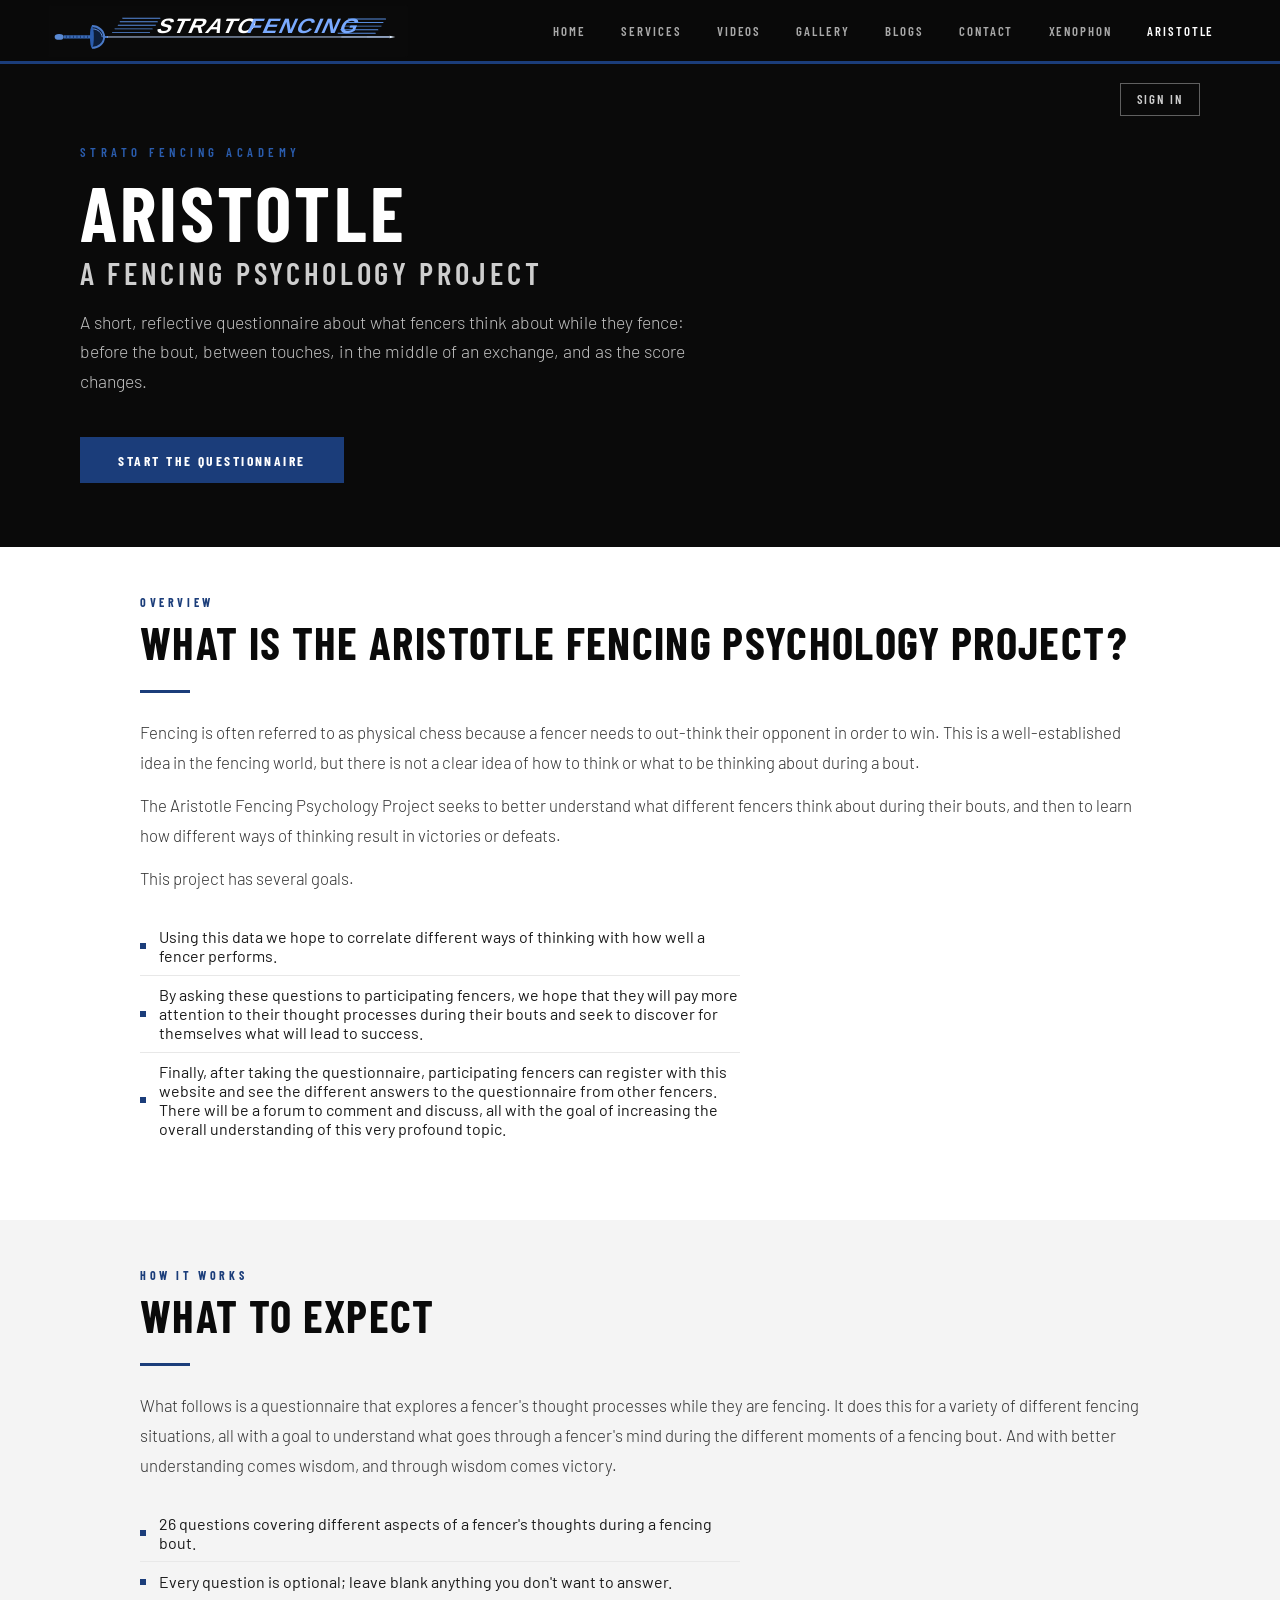
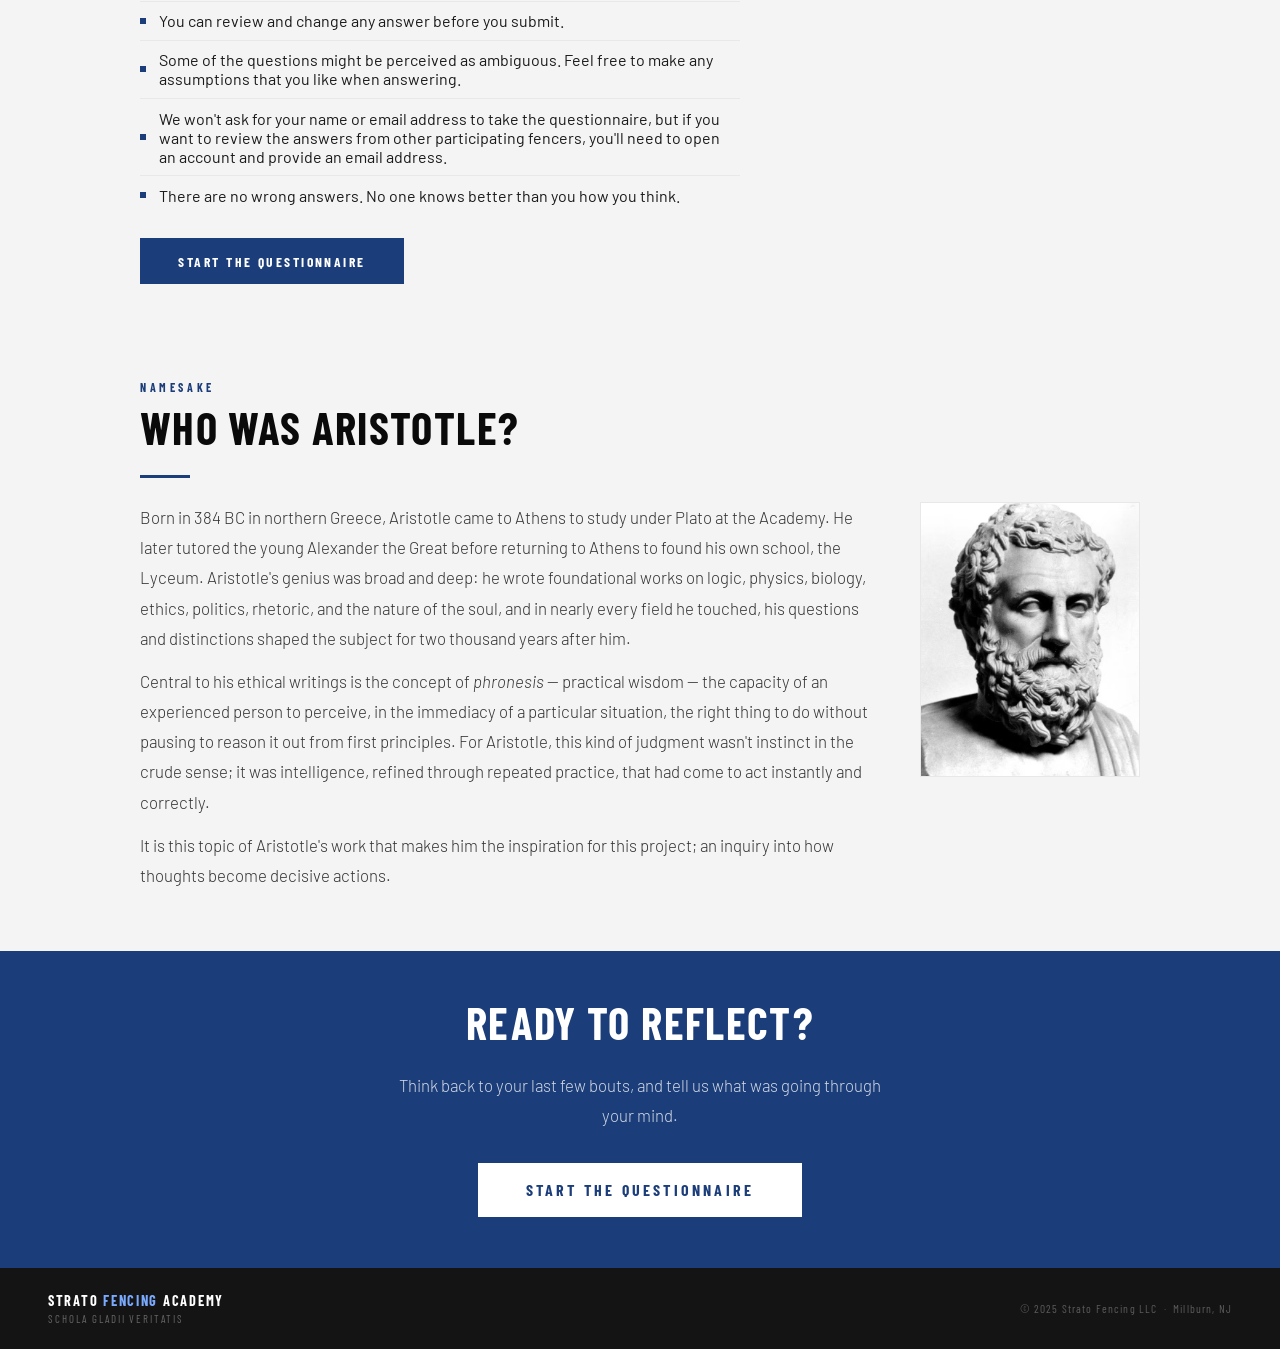
<file: aristotle.html>
<!DOCTYPE html>
<html lang="en">
<head>
  <meta charset="UTF-8" />
  <meta name="viewport" content="width=device-width, initial-scale=1.0" />
  <title>Aristotle | Strato Fencing Academy</title>
  <meta name="description" content="Aristotle is a reflective questionnaire for competitive fencers about what they think about while they fence." />
  <link rel="preconnect" href="https://fonts.googleapis.com" />
  <link rel="preconnect" href="https://fonts.gstatic.com" crossorigin />
  <link href="https://fonts.googleapis.com/css2?family=Barlow+Condensed:wght@300;400;600;700&family=Barlow:wght@300;400;500&display=swap" rel="stylesheet" />
  <link rel="stylesheet" href="aristotle.css?v=21" />
</head>
<body>

<!-- NAV -->
<nav>
  <a class="nav-logo" href="index.html"><img src="strato-logo.svg" alt="Strato Fencing Academy" class="nav-logo-img"></a>
  <ul class="nav-links">
    <li><a href="index.html">Home</a></li>
    <li><a href="products.html">Services</a></li>
    <li><a href="videos.html">Videos</a></li>
    <li><a href="gallery.html">Gallery</a></li>
    <li><a href="blogs.html">Blogs</a></li>
    <li><a href="contact.html">Contact</a></li>
    <li><a href="xenophon.html">Xenophon</a></li>
    <li><a href="aristotle.html" class="active">Aristotle</a></li>
  </ul>
</nav>

<!-- Honeypot: real visitors never see or fill this; bots that fill every field get silently dropped -->
<div class="hp" aria-hidden="true">
  <label>Website <input type="text" id="hp-website" name="website" tabindex="-1" autocomplete="off" /></label>
</div>

<div id="landing">
  <!-- HERO -->
  <div class="hero">
    <a class="hero-signin" id="hero-signin" href="aristotle-community.html">Sign In</a>
    <div class="hero-inner">
      <div class="hero-eyebrow">Strato Fencing Academy</div>
      <h1 class="hero-title">Aristotle<span class="hero-title-sub">A fencing psychology project</span></h1>
      <p class="hero-sub">A short, reflective questionnaire about what fencers think about while they fence: before the bout, between touches, in the middle of an exchange, and as the score changes.</p>
      <button class="btn-primary" id="hero-start">Start the Questionnaire</button>
      <button class="link-btn" id="hero-restart" hidden>Start over with a blank questionnaire</button>
    </div>
  </div>

  <!-- WHAT IS IT -->
  <section id="what">
    <div class="section-inner">
      <div class="section-label">Overview</div>
      <h2 class="section-title">What is the Aristotle Fencing Psychology Project?</h2>
      <div class="section-rule"></div>
      <p class="body-text">Fencing is often referred to as physical chess because a fencer needs to out-think their opponent in order to win. This is a well-established idea in the fencing world, but there is not a clear idea of how to think or what to be thinking about during a bout.</p>
      <p class="body-text">The Aristotle Fencing Psychology Project seeks to better understand what different fencers think about during their bouts, and then to learn how different ways of thinking result in victories or defeats.</p>
      <p class="body-text">This project has several goals.</p>
      <ul class="framework-list">
        <li>Using this data we hope to correlate different ways of thinking with how well a fencer performs.</li>
        <li>By asking these questions to participating fencers, we hope that they will pay more attention to their thought processes during their bouts and seek to discover for themselves what will lead to success.</li>
        <li>Finally, after taking the questionnaire, participating fencers can register with this website and see the different answers to the questionnaire from other fencers. There will be a forum to comment and discuss, all with the goal of increasing the overall understanding of this very profound topic.</li>
      </ul>
    </div>
  </section>

  <!-- HOW IT WORKS -->
  <section id="how" style="background: var(--off);">
    <div class="section-inner">
      <div class="section-label">How it works</div>
      <h2 class="section-title">What to Expect</h2>
      <div class="section-rule"></div>
      <p class="body-text">What follows is a questionnaire that explores a fencer's thought processes while they are fencing. It does this for a variety of different fencing situations, all with a goal to understand what goes through a fencer's mind during the different moments of a fencing bout. And with better understanding comes wisdom, and through wisdom comes victory.</p>
      <ul class="framework-list">
        <li><span id="question-count"></span> questions covering different aspects of a fencer's thoughts during a fencing bout.</li>
        <li>Every question is optional; leave blank anything you don't want to answer.</li>
        <li>You can review and change any answer before you submit.</li>
        <li>Some of the questions might be perceived as ambiguous. Feel free to make any assumptions that you like when answering.</li>
        <li>We won't ask for your name or email address to take the questionnaire, but if you want to review the answers from other participating fencers, you'll need to open an account and provide an email address.</li>
        <li>There are no wrong answers. No one knows better than you how you think.</li>
      </ul>
      <button class="btn-primary" id="how-start">Start the Questionnaire</button>
    </div>
  </section>

  <!-- WHO WAS ARISTOTLE -->
  <section id="aristotle-history">
    <div class="section-inner">
      <div class="section-label">Namesake</div>
      <h2 class="section-title">Who was Aristotle?</h2>
      <div class="section-rule"></div>
      <div class="namesake-layout">
        <div class="namesake-text">
          <p class="body-text">Born in 384 BC in northern Greece, Aristotle came to Athens to study under Plato at the Academy. He later tutored the young Alexander the Great before returning to Athens to found his own school, the Lyceum. Aristotle's genius was broad and deep: he wrote foundational works on logic, physics, biology, ethics, politics, rhetoric, and the nature of the soul, and in nearly every field he touched, his questions and distinctions shaped the subject for two thousand years after him.</p>
          <p class="body-text">Central to his ethical writings is the concept of <em>phronesis</em> — practical wisdom — the capacity of an experienced person to perceive, in the immediacy of a particular situation, the right thing to do without pausing to reason it out from first principles. For Aristotle, this kind of judgment wasn't instinct in the crude sense; it was intelligence, refined through repeated practice, that had come to act instantly and correctly.</p>
          <p class="body-text">It is this topic of Aristotle's work that makes him the inspiration for this project; an inquiry into how thoughts become decisive actions.</p>
        </div>
        <div class="namesake-portrait">
          <a href="https://en.wikipedia.org/wiki/Aristotle" target="_blank" rel="noopener" title="Aristotle on Wikipedia"><img src="aristotle.jpg" alt="Marble bust of Aristotle" /></a>
        </div>
      </div>
    </div>
  </section>

  <!-- START CTA -->
  <section id="launch">
    <div class="section-inner" style="text-align: center;">
      <h2 class="section-title" style="color: var(--white);">Ready to Reflect?</h2>
      <p class="body-text" style="color: rgba(255,255,255,0.8); max-width: 500px; margin: 0 auto 2rem;">Think back to your last few bouts, and tell us what was going through your mind.</p>
      <button class="btn-launch" id="cta-start">Start the Questionnaire</button>
    </div>
  </section>
</div>

<!-- QUESTIONNAIRE (question screens, review, thank-you) -->
<section id="survey" hidden>
  <div class="survey-inner" id="survey-inner"></div>
</section>

<!-- FOOTER -->
<footer>
  <div>
    <div class="footer-logo">Strato <span>Fencing</span> Academy</div>
    <div class="footer-schola">Schola Gladii Veritatis</div>
  </div>
  <div class="footer-copy">&copy; 2025 Strato Fencing LLC &nbsp;·&nbsp; Millburn, NJ</div>
</footer>

<script src="aristotle-questions.js?v=25"></script>
<script>
(function () {
  'use strict';

  var A = window.Aristotle;
  var API = A.API, SECTIONS = A.SECTIONS, SCREENS = A.SCREENS, MATRIX_ROWS = A.MATRIX_ROWS, MATRIX_COLS = A.MATRIX_COLS,
      ALLOC_KEYS = A.ALLOC_KEYS, esc = A.esc, answered = A.answered, answerText = A.answerText, allocTotal = A.allocTotal;
  var STORE_KEY = 'aristotle_session_v1';

  // Pages of screen indices: screens sharing a `page` key go together (e.g. the background questions),
  // every other screen gets its own page.
  var PAGES, TOTAL;
  // Legacy questions are shown only to a respondent with a saved answer to them. Refreshed outside the
  // question pages, so clearing one doesn't reshuffle pages mid-way; it is gone from the next review on.
  var legacyShown = null;
  function shown(s) { return !s.legacy || legacyShown[s.id]; }
  function refreshPages() {
    legacyShown = {};
    SCREENS.forEach(function (s) { if (s.legacy && state && answered(s, state.answers[s.id])) legacyShown[s.id] = true; });
    PAGES = [];
    var pageByKey = {};
    SCREENS.forEach(function (s, i) {
      if (!shown(s)) return;
      if (s.page && pageByKey[s.page]) { pageByKey[s.page].push(i); return; }
      PAGES.push([i]);
      if (s.page) pageByKey[s.page] = PAGES[PAGES.length - 1];
    });
    TOTAL = PAGES.length;
  }
  function pageOf(screenIdx) {
    for (var p = 0; p < PAGES.length; p++) if (PAGES[p].indexOf(screenIdx) >= 0) return p;
    return 0;
  }

  // ── Local state (survives reloads in this browser) ──
  // { id: server session id or null, answers: {qid: value}, pos: last page index,
  //   pending: [qids not yet confirmed saved], owned/submitted: the signed-in account's response (#44) }
  var state = loadState();
  var pending = {};         // qids changed locally but not yet confirmed saved
  if (state && state.pending) state.pending.forEach(function (q) { pending[q] = true; });
  var accountOk = false;    // a sign-in token was accepted by the server this page load
  var accountLoading = false;
  var uncommitted = false;  // changed since the server last recorded answer versions (#43)
  var saveTimer = null;
  var retryTimer = null;
  var saveChain = Promise.resolve();
  var sessionPromise = null;
  var reviewScroll = 0;
  var prevRoute = null;

  function loadState() {
    var st;
    try { st = JSON.parse(localStorage.getItem(STORE_KEY)); } catch (e) { return null; }
    if (st && st.answers && st.answers.C11) {  // site #28: matrix renumbered C11 → C10
      st.answers.C10 = st.answers.C11;
      delete st.answers.C11;
    }
    return st;
  }
  function persistLocal() {
    try {
      if (state) { state.pending = Object.keys(pending); localStorage.setItem(STORE_KEY, JSON.stringify(state)); }
      else localStorage.removeItem(STORE_KEY);
    } catch (e) { /* storage unavailable — server autosave still works */ }
  }
  function hp() { return document.getElementById('hp-website').value; }
  function token() { try { return localStorage.getItem(A.TOKEN_KEY); } catch (e) { return null; } }
  // Signed-in account holders send their token so their response stays editable after submitting.
  function headers(json) {
    var h = json ? { 'Content-Type': 'application/json' } : {};
    if (token()) h.Authorization = 'Bearer ' + token();
    return h;
  }

  function api(method, path, body, opts) {
    return fetch(API + path, Object.assign({
      method: method,
      headers: headers(!!body),
      body: body ? JSON.stringify(body) : undefined
    }, opts || {})).then(function (r) {
      if (!r.ok) { var err = new Error('HTTP ' + r.status); err.status = r.status; throw err; }
      return r.json();
    });
  }

  // ── Saving ──
  function setStatus(text, isError) {
    var el = document.getElementById('save-status');
    if (!el) return;
    el.textContent = text;
    el.classList.toggle('error', !!isError);
  }

  function ensureSession() {
    if (state.id) return Promise.resolve(state.id);
    if (!sessionPromise) {
      sessionPromise = api('POST', '/sessions', { website: hp(), respondent_id: A.respondentId() }).then(function (res) {
        state.id = res.id;
        if (accountOk) state.owned = true;
        persistLocal();
        return res.id;
      }).finally(function () { sessionPromise = null; });
    }
    return sessionPromise;
  }

  function setAnswer(qid, value) {
    state.answers[qid] = value;
    pending[qid] = true;
    uncommitted = true;
    persistLocal();
    setStatus('Saving…');
    clearTimeout(saveTimer);
    saveTimer = setTimeout(function () { save(false); }, 1200);
  }

  // full=true sends every answer (review / submit snapshots); otherwise only changed ones.
  // commit=true (leaving a screen) asks the server to record changed answers as new versions.
  function save(full, commit) {
    clearTimeout(saveTimer);
    saveChain = saveChain.then(function () { return doSave(full, commit); });
    return saveChain;
  }

  function doSave(full, commit) {
    if (!state) return Promise.resolve();
    var qids = full ? Object.keys(state.answers) : Object.keys(pending);
    var committing = !!commit && uncommitted;
    if (!qids.length && !full && !committing) return Promise.resolve();
    var batch = {};
    qids.forEach(function (q) { batch[q] = state.answers[q]; delete pending[q]; });
    if (committing) uncommitted = false;
    return ensureSession().then(function (id) {
      return api('PUT', '/sessions/' + id + '/answers', { answers: batch, website: hp(), commit: committing });
    }).then(function () {
      persistLocal();
      if (!Object.keys(pending).length) setStatus('All changes saved');
    }).catch(function (err) {
      qids.forEach(function (q) { pending[q] = true; });
      if (committing) uncommitted = true;
      if (err.status === 404 && state.id) {
        // Server no longer knows this session — start a fresh one and resend everything.
        state.id = null;
        persistLocal();
        Object.keys(state.answers).forEach(function (q) { pending[q] = true; });
      } else if (err.status === 409) {
        // Already submitted (e.g. from another tab) — nothing more to save.
        state = null; pending = {};
        persistLocal();
        location.hash = '#/thanks';
        return;
      }
      setStatus("Can't reach the server — your answers are kept in this browser and will be saved when it reconnects", true);
      clearTimeout(retryTimer);
      retryTimer = setTimeout(function () { save(false, committing); }, 5000);
    });
  }

  // Last-chance save if the tab is closed or hidden before the debounce fires.
  function flushOnExit() {
    if (!state || !state.id || (!Object.keys(pending).length && !uncommitted)) return;
    var batch = {};
    Object.keys(pending).forEach(function (q) { batch[q] = state.answers[q]; });
    try {
      fetch(API + '/sessions/' + state.id + '/answers', {
        method: 'PUT', keepalive: true,
        headers: headers(true),
        body: JSON.stringify({ answers: batch, website: hp(), commit: true })
      });
      uncommitted = false;
    } catch (e) { /* best effort */ }
  }
  window.addEventListener('pagehide', flushOnExit);
  document.addEventListener('visibilitychange', function () {
    if (document.visibilityState === 'hidden') flushOnExit();
  });

  // ── Starting / resuming ──
  function hasProgress() { return !!state && (!!state.id || Object.keys(state.answers).length > 0); }

  function editingSubmitted() { return !!state && !!state.owned && !!state.submitted; }

  function start() {
    if (accountLoading) return;
    if (!state) {
      state = { id: null, answers: {}, pos: 0 };
      persistLocal();
      ensureSession().catch(function () { /* retried on first save */ });
    }
    location.hash = editingSubmitted() ? '#/review' : '#/q/' + ((state.pos || 0) + 1);
  }

  function restart() {
    state = null; pending = {};
    persistLocal();
    start();
  }

  function refreshLanding() {
    var resume = hasProgress();
    var label = accountLoading ? 'Loading Your Answers…' : editingSubmitted() ? 'Edit My Answers'
      : resume ? 'Resume the Questionnaire' : 'Start the Questionnaire';
    ['hero-start', 'cta-start'].forEach(function (id) {
      var b = document.getElementById(id);
      b.textContent = label;
      b.disabled = accountLoading;
    });
    document.getElementById('hero-restart').hidden = !resume || editingSubmitted() || accountLoading;
  }

  // ── Rendering ──
  function progressHtml(idx) {
    return '<div class="progress-row"><span>Page ' + (idx + 1) + ' of ' + TOTAL + '</span>' +
      '<span class="save-status" id="save-status"></span></div>' +
      '<div class="progress-bar"><div class="progress-fill" style="width:' + ((idx + 1) / TOTAL * 100) + '%"></div></div>';
  }


  function inputHtml(s, v) {
    if (s.type === 'long') {
      return '<textarea class="q-field" id="q-field-' + s.id + '" maxlength="5000" aria-label="Your answer">' + esc(v || '') + '</textarea>';
    }
    if (s.type === 'short') {
      return '<input class="q-input q-field" id="q-field-' + s.id + '" type="text" maxlength="200" aria-label="Your answer" value="' + esc(v || '') + '" />';
    }
    if (s.type === 'numeric') {
      return '<input class="q-input num q-field" id="q-field-' + s.id + '" type="number" min="0" max="100" step="1" inputmode="numeric" aria-label="Your answer" value="' + esc(v || '') + '" />' +
        '<span class="unit">' + esc(s.unit) + '</span>';
    }
    if (s.type === 'selects') {
      v = v && typeof v === 'object' ? v : {};
      return '<div class="selects">' + s.fields.map(function (f) {
        return '<div><label for="s-' + f[0] + '">' + esc(f[1]) + '</label>' +
          '<select class="q-input" id="s-' + f[0] + '" data-key="' + f[0] + '"><option value="">—</option>' +
          f[2].map(function (o) { return '<option' + (v[f[0]] === o ? ' selected' : '') + '>' + esc(o) + '</option>'; }).join('') +
          '</select></div>';
      }).join('') + '</div>';
    }
    if (s.type === 'checks') {
      v = Array.isArray(v) ? v : [];
      return '<div class="checks">' + s.options.map(function (o) {
        return '<label><input type="checkbox" value="' + esc(o) + '"' + (v.indexOf(o) >= 0 ? ' checked' : '') + ' /> ' + esc(o) + '</label>';
      }).join('') + '</div>';
    }
    if (s.type === 'matrix') {
      v = v || {};
      var h = '<div class="matrix"><div class="mh col"></div>';
      MATRIX_COLS.forEach(function (c) { h += '<div class="mh col">' + esc(c[1]) + '</div>'; });
      MATRIX_ROWS.forEach(function (r) {
        h += '<div class="mr">' + esc(r[1]) + '</div>';
        MATRIX_COLS.forEach(function (c) {
          var key = c[0] + '_' + r[0];
          h += '<div><label class="cell-label" for="m-' + key + '">' + esc(c[1]) + '</label>' +
            '<textarea id="m-' + key + '" data-key="' + key + '" maxlength="5000" aria-label="' + esc(r[1] + ', ' + c[1]) + '">' + esc(v[key] || '') + '</textarea></div>';
        });
      });
      return h + '</div>';
    }
    if (s.type === 'alloc') {
      v = v || {};
      var a = '<div class="alloc-wrap"><div class="alloc">', pie = '', labels = '';
      ALLOC_KEYS.forEach(function (k, i) {
        var val = v[k[0]];
        pie += '<circle class="pie-slice slice-' + i + '" id="pie-' + k[0] + '" r="25" cx="50" cy="50" pathLength="100" stroke-dasharray="0 100" />';
        labels += '<text class="pie-label" id="pie-label-' + k[0] + '" dominant-baseline="middle">' + esc(k[1].slice(0, 4)) + '</text>';
        a += '<div><label for="a-' + k[0] + '"><span class="swatch slice-' + i + '"></span>' + esc(k[1]) + '</label>' +
          '<input class="q-input num" id="a-' + k[0] + '" data-key="' + k[0] + '" type="number" min="0" max="100" step="1" inputmode="numeric" value="' + (val === null || val === undefined ? '' : val) + '" />' +
          '<span class="unit">%</span></div>';
      });
      // Slices are stroked circles measured in percent (pathLength=100); the empty base shows what's unallocated.
      // The viewBox leaves a margin around the r=49 pie for the outside labels.
      return a + '</div><svg class="alloc-pie" viewBox="-40 -20 180 140" aria-hidden="true">' +
        '<circle class="pie-empty" r="49" cx="50" cy="50" />' +
        '<g transform="rotate(-90 50 50)">' + pie + '</g>' + labels + '</svg></div>' +
        '<div class="alloc-total" id="alloc-total"></div><div class="alloc-warning" id="alloc-warning" hidden></div>';
    }
    return '';
  }

  function renderQuestion(idx, fromReview, focusQid) {
    var screens = PAGES[idx].map(function (i) { return SCREENS[i]; });
    var isLast = idx === TOTAL - 1;
    var sec = screens[0].id.charAt(0);
    var h = progressHtml(idx) +
      '<div class="section-label">Section ' + sec + ' — ' + esc(SECTIONS[sec]) + '</div>';
    screens.forEach(function (s) {
      h += '<div class="q-layout type-' + s.type + (s.helper ? ' has-aside' : '') + (screens.length > 1 ? ' q-group' : '') + '" data-qid="' + s.id + '">' +
          '<div class="q-text"><span class="qnum">' + A.numLabel(s) + '</span>' + (s.textHtml || esc(s.text)) + '</div>' +
          (s.helper ? '<aside class="q-aside"><div class="q-aside-label">Note</div>' +
            s.helper.map(function (l) { return '<p>' + esc(l) + '</p>'; }).join('') + '</aside>' : '') +
          '<div class="q-answer">' + inputHtml(s, state.answers[s.id]) + '</div></div>';
    });
    h += '<div class="q-nav">' +
      '<button class="btn" id="nav-back"' + (idx === 0 ? ' disabled' : '') + '>Back</button>' +
      '<span class="spacer"></span>' +
      (fromReview ? '<button class="btn" id="nav-review">Back to Review</button>' : '') +
      '<button class="btn primary" id="nav-next">' + (isLast ? 'Review Answers' : 'Next') + '</button>' +
      '</div>';
    var inner = document.getElementById('survey-inner');
    inner.innerHTML = h;
    inner.classList.toggle('wide', screens.some(function (s) { return !!s.helper; }));
    setStatus(Object.keys(pending).length ? 'Saving…' : '');

    var go = function (target) { return function () { location.hash = target; }; };
    var next = isLast ? '#/review' : '#/q/' + (idx + 2);
    document.getElementById('nav-back').onclick = go('#/q/' + idx);
    document.getElementById('nav-next').onclick = go(next);
    if (fromReview) document.getElementById('nav-review').onclick = function () { location.hash = '#/review/back'; };

    screens.forEach(function (s) { bindInputs(s, inner.querySelector('[data-qid="' + s.id + '"]')); });
    var block = focusQid && inner.querySelector('[data-qid="' + focusQid + '"]');
    if (block && screens.length > 1) block.scrollIntoView();
    var first = (block || inner).querySelector('textarea, input, select');
    if (first && window.matchMedia('(min-width: 901px)').matches) first.focus({ preventScroll: true });
  }

  function bindInputs(s, root) {
    if (s.type === 'long' || s.type === 'short' || s.type === 'numeric') {
      var f = root.querySelector('.q-field');
      f.addEventListener('input', function () { setAnswer(s.id, f.value); });
      f.addEventListener('blur', function () { save(false); });
      if (s.type !== 'long') {
        f.addEventListener('keydown', function (e) {
          if (e.key !== 'Enter') return;
          e.preventDefault();
          // On a page with several questions, Enter moves on to the next question before the next page.
          var nextBlock = root.nextElementSibling;
          var nextField = nextBlock && nextBlock.dataset.qid && nextBlock.querySelector('textarea, input, select');
          if (nextField) nextField.focus(); else document.getElementById('nav-next').click();
        });
      }
    } else if (s.type === 'selects') {
      root.querySelectorAll('.selects select').forEach(function (sel) {
        sel.addEventListener('change', function () {
          var cur = state.answers[s.id];
          cur = Object.assign({}, cur && typeof cur === 'object' ? cur : {});
          cur[sel.dataset.key] = sel.value || null;
          setAnswer(s.id, cur);
        });
      });
    } else if (s.type === 'checks') {
      var boxes = root.querySelectorAll('.checks input');
      boxes.forEach(function (b) {
        b.addEventListener('change', function () {
          var picked = [];
          boxes.forEach(function (x) { if (x.checked) picked.push(x.value); });
          setAnswer(s.id, picked);
        });
      });
    } else if (s.type === 'matrix') {
      root.querySelectorAll('.matrix textarea').forEach(function (t) {
        t.addEventListener('input', function () {
          var cur = Object.assign({}, state.answers.C10 || {});
          cur[t.dataset.key] = t.value;
          setAnswer('C10', cur);
        });
        t.addEventListener('blur', function () { save(false); });
      });
    } else if (s.type === 'alloc') {
      var inputs = root.querySelectorAll('.alloc input');
      inputs.forEach(function (inp) {
        inp.addEventListener('input', function () { onAllocInput(inp, inputs); });
        inp.addEventListener('blur', function () { save(false); });
      });
      updateAllocSummary();
    }
  }

  // Each field is limited to 0..min(100, 100 − sum of the other fields).
  function onAllocInput(inp, inputs) {
    var cur = Object.assign({}, state.answers.E2 || {});
    var others = 0;
    inputs.forEach(function (o) {
      if (o !== inp && o.value !== '') others += parseInt(o.value, 10) || 0;
    });
    var max = Math.max(0, Math.min(100, 100 - others));
    var raw = inp.value;
    if (raw === '') {
      cur[inp.dataset.key] = null;
    } else {
      var n = parseInt(raw, 10);
      if (isNaN(n) || n < 0) n = 0;
      if (n > max) n = max;
      if (String(n) !== raw) inp.value = n;
      cur[inp.dataset.key] = n;
    }
    setAnswer('E2', cur);
    updateAllocSummary();
  }

  function updateAllocSummary() {
    var v = state.answers.E2;
    var total = allocTotal(v);
    document.getElementById('alloc-total').textContent = 'Total: ' + total + '%';
    var start = 0;
    ALLOC_KEYS.forEach(function (k) {
      var pct = v && typeof v[k[0]] === 'number' ? v[k[0]] : 0;
      var c = document.getElementById('pie-' + k[0]);
      c.setAttribute('stroke-dasharray', pct + ' 100');
      c.setAttribute('stroke-dashoffset', -start);
      // Label sits just outside the pie at the wedge's mid-angle (clockwise from 12 o'clock).
      var mid = (start + pct / 2) / 100 * 2 * Math.PI, sin = Math.sin(mid);
      var lbl = document.getElementById('pie-label-' + k[0]);
      lbl.style.transform = 'translate(' + (50 + 57 * sin) + 'px,' + (50 - 57 * Math.cos(mid)) + 'px)';
      lbl.setAttribute('text-anchor', sin > 0.2 ? 'start' : sin < -0.2 ? 'end' : 'middle');
      lbl.classList.toggle('shown', pct > 0);
      start += pct;
    });
    var warn = document.getElementById('alloc-warning');
    // The warning appears once any field has been filled in and the total isn't 100%.
    var touched = answered({ type: 'alloc' }, v);
    warn.hidden = !touched || total === 100;
    warn.textContent = 'Your allocations add up to ' + total + '%. They should total 100%.';
  }

  function renderReview(restoreScroll) {
    var editing = editingSubmitted();
    var h = '<div class="section-label">Review</div>' +
      '<h2 class="section-title">' + (editing ? 'Your Answers' : 'Review Your Answers') + '</h2><div class="section-rule"></div>' +
      '<p class="body-text">' + (editing
        ? 'Click any question to change your answer, then save your changes. They update your existing response; earlier versions of your answers are kept for the research.'
        : 'Click any question to change your answer. Blank questions are fine; submit whenever you are ready.') + '</p>' +
      '<div class="progress-row"><span></span><span class="save-status" id="save-status"></span></div>';
    var curSection = null;
    SCREENS.forEach(function (s, idx) {
      if (!shown(s)) return;
      var sec = s.id.charAt(0);
      if (sec !== curSection) {
        if (curSection) h += '</div>';
        h += '<div class="review-section"><h3>' + esc(SECTIONS[sec]) + '</h3>';
        curSection = sec;
      }
      var a = answerText(s, state.answers[s.id]);
      h += '<button class="review-item" data-idx="' + idx + '">' +
        '<span class="edit">Edit</span>' +
        '<div class="rq"><span class="rid">' + A.numLabel(s) + '</span>' + esc(s.text) + '</div>' +
        '<div class="ra' + (a === null ? ' empty' : '') + '">' + (a === null ? 'No answer' : esc(a)) + '</div>' +
        '</button>';
    });
    h += '</div><div class="q-nav"><button class="btn" id="review-back">Back</button></div>' +
      '<div class="submit-row"><button class="btn-primary" id="submit-btn">' + submitLabel() + '</button>' +
      '<div class="submit-error" id="submit-error" hidden></div></div>';
    document.getElementById('survey-inner').innerHTML = h;
    setStatus(Object.keys(pending).length ? 'Saving…' : '');

    document.querySelectorAll('.review-item').forEach(function (b) {
      b.onclick = function () {
        reviewScroll = window.scrollY;
        var i = parseInt(b.dataset.idx, 10);
        location.hash = '#/q/' + (pageOf(i) + 1) + '/review/' + SCREENS[i].id;
      };
    });
    document.getElementById('review-back').onclick = function () { location.hash = '#/q/' + TOTAL; };
    document.getElementById('submit-btn').onclick = submit;
    window.scrollTo(0, restoreScroll ? reviewScroll : 0);
  }

  function submitLabel() { return editingSubmitted() ? 'Save Changes' : 'Submit Questionnaire'; }

  function submit(retried) {
    var btn = document.getElementById('submit-btn');
    var errEl = document.getElementById('submit-error');
    var wasSubmitted = editingSubmitted();
    btn.disabled = true;
    btn.textContent = wasSubmitted ? 'Saving…' : 'Submitting…';
    errEl.hidden = true;
    clearTimeout(saveTimer);
    clearTimeout(retryTimer);
    saveChain.then(ensureSession).then(function (id) {
      return api('POST', '/sessions/' + id + '/submit', { answers: state.answers, website: hp() });
    }).then(function () {
      A.rememberSubmitted(state.id);
      if (state.owned) {
        // Account holders keep their response in the questionnaire so they can come back and edit it.
        state.submitted = true; pending = {}; uncommitted = false;
        persistLocal();
        location.hash = wasSubmitted ? '#/saved' : '#/thanks';
        return;
      }
      state = null; pending = {};
      persistLocal();
      location.hash = '#/thanks';
    }).catch(function (err) {
      if (err.status === 409) {
        A.rememberSubmitted(state.id);
        state = null; pending = {};
        persistLocal();
        location.hash = '#/thanks';
        return;
      }
      if (retried !== true && A.isWaking(err)) {
        A.waitForServer().then(function () { submit(true); }, function () { submit(true); });
        return;
      }
      btn.disabled = false;
      btn.textContent = submitLabel();
      errEl.hidden = false;
      errEl.textContent = "We couldn't reach the server to submit. Your answers are saved in this browser — please try again in a moment.";
    });
  }

  function renderThanks() {
    document.getElementById('survey-inner').innerHTML =
      '<div class="section-label">Submitted</div>' +
      '<h2 class="section-title">Thank You</h2><div class="section-rule"></div>' +
      '<p class="body-text">Your answers have been submitted. We are grateful for the time and thought you put into them.</p>' +
      '<div class="q-helper"><p><strong>See how other fencers answered.</strong> Create a free account (or sign in) to read a curated selection of answers from other participants and join the discussion on each question. Your account is only shown to others by a username you choose.</p></div>' +
      '<div class="q-nav"><a class="btn primary" id="community-link" href="aristotle-community.html' + esc(location.search) + '" style="text-decoration:none">Create an Account / Sign In</a>' +
      '<a class="btn" href="index.html" style="text-decoration:none">Back to Strato Fencing</a></div>' +
      '<p class="body-text" style="margin-top:1.5rem">If you would like to fill out the questionnaire again from scratch, you can <a href="#" id="new-response">start a new response</a>.</p>';
    document.getElementById('new-response').onclick = function (e) { e.preventDefault(); restart(); };
    window.scrollTo(0, 0);
    claimIfSignedIn();
  }

  function renderSaved() {
    document.getElementById('survey-inner').innerHTML =
      '<div class="section-label">Saved</div>' +
      '<h2 class="section-title">Your Changes Have Been Saved</h2><div class="section-rule"></div>' +
      '<p class="body-text">Your response has been updated. You can come back and edit your answers at any time.</p>' +
      '<div class="q-nav"><a class="btn primary" href="aristotle-community.html' + esc(location.search) + '#/results" style="text-decoration:none">Answers &amp; Discussion</a>' +
      '<a class="btn" href="#/review" style="text-decoration:none">Back to My Answers</a></div>';
    window.scrollTo(0, 0);
  }

  (function () {
    var signin = document.getElementById('hero-signin');
    signin.href += location.search;
    try { if (localStorage.getItem(A.TOKEN_KEY)) signin.textContent = 'My Account'; } catch (e) { /* storage unavailable */ }
  })();

  // Already signed in on this browser: attach the new submission to the account right away.
  function claimIfSignedIn() {
    var token = null;
    try { token = localStorage.getItem(A.TOKEN_KEY); } catch (e) { /* storage unavailable */ }
    if (!token || !A.submittedIds().length) return;
    fetch(API + '/claim', {
      method: 'POST',
      headers: { 'Content-Type': 'application/json', 'Authorization': 'Bearer ' + token },
      body: JSON.stringify({ session_ids: A.submittedIds(), respondent_id: A.respondentId() })
    }).then(function (r) {
      if (!r.ok) return;
      var link = document.getElementById('community-link');
      if (link) link.textContent = 'See Other Fencers\' Answers';
    }).catch(function () {});
  }

  // ── Routing: #/q/N[/review[/QID]], #/review[/back], #/thanks, #/saved, or empty for the landing page ──
  function route() {
    var hash = location.hash.replace(/^#\/?/, '');
    var parts = hash.split('/');
    var view = parts[0] || 'landing';
    var landing = document.getElementById('landing');
    var survey = document.getElementById('survey');

    // Snapshot the full answer set whenever the review screen is reached or left; every screen
    // change also records changed answers as new versions.
    if (prevRoute === 'review' && view !== 'review') save(true, true);
    if (view === 'review' && prevRoute !== 'review') save(true, true);
    else if (view === 'q' || prevRoute === 'q') save(false, true);

    if ((view === 'q' || view === 'review') && !state) {
      location.replace('#');
      return;
    }

    prevRoute = view;
    if (view !== 'q' || !PAGES) refreshPages();
    if (view === 'q') {
      var idx = Math.min(Math.max((parseInt(parts[1], 10) || 1) - 1, 0), TOTAL - 1);
      state.pos = idx;
      persistLocal();
      landing.hidden = true; survey.hidden = false;
      window.scrollTo(0, 0);
      renderQuestion(idx, parts[2] === 'review', parts[3]);
    } else if (view === 'review') {
      landing.hidden = true; survey.hidden = false;
      renderReview(parts[1] === 'back');
    } else if (view === 'thanks') {
      landing.hidden = true; survey.hidden = false;
      renderThanks();
    } else if (view === 'saved' && editingSubmitted()) {
      landing.hidden = true; survey.hidden = false;
      renderSaved();
    } else {
      survey.hidden = true; landing.hidden = false;
      refreshLanding();
    }
  }

  document.getElementById('question-count').textContent = A.ACTIVE_SCREENS.length;
  document.getElementById('hero-start').onclick = start;
  document.getElementById('cta-start').onclick = start;
  document.getElementById('how-start').onclick = start;
  document.getElementById('hero-restart').onclick = restart;
  window.addEventListener('hashchange', route);

  // Wake the Render backend early so the first autosave isn't slowed by a cold start.
  fetch(API + '/ping').catch(function () {});

  // Signed in: open the account's own response (latest answers) instead of starting a new one.
  // Answers changed in this browser but not yet saved win over the server copy.
  function dropAccountState() {
    if (state && state.owned) { state = null; pending = {}; persistLocal(); }
  }

  function loadAccount() {
    if (!token()) { dropAccountState(); return Promise.resolve(); }  // signed out: that response belongs to the account
    accountLoading = true;
    refreshLanding();
    return api('GET', '/my-response').then(function (res) {
      accountOk = true;
      if (res.id) {
        var local = state && state.id === res.id ? state : null;
        if (local) Object.keys(pending).forEach(function (q) { res.answers[q] = local.answers[q]; });
        else pending = {};
        state = { id: res.id, answers: res.answers, pos: local ? local.pos : 0, owned: true, submitted: res.submitted };
        persistLocal();
        if (Object.keys(pending).length) save(false);
      } else if (state && state.id) {
        return api('POST', '/claim', { session_ids: [state.id], respondent_id: A.respondentId() }).then(function (r) {
          if (r.claimed) { state.owned = true; persistLocal(); }
        });
      }
    }).catch(function (err) {
      if (err.status === 401) dropAccountState();  // otherwise the server is unreachable: carry on as before
    })
      .then(function () { accountLoading = false; });
  }

  loadAccount().then(function () {
    // Confirm a stored anonymous session still exists and hasn't been submitted.
    if (state && state.id && !state.owned) {
      api('GET', '/sessions/' + state.id).then(function (res) {
        if (res.submitted) { A.rememberSubmitted(state.id); state = null; persistLocal(); route(); }
      }).catch(function (err) {
        if (err.status === 404) {
          state.id = null;
          Object.keys(state.answers).forEach(function (q) { pending[q] = true; });
          persistLocal();
          save(false);
        }
      });
    }
    route();
  });
})();
</script>

</body>
</html>
</file>
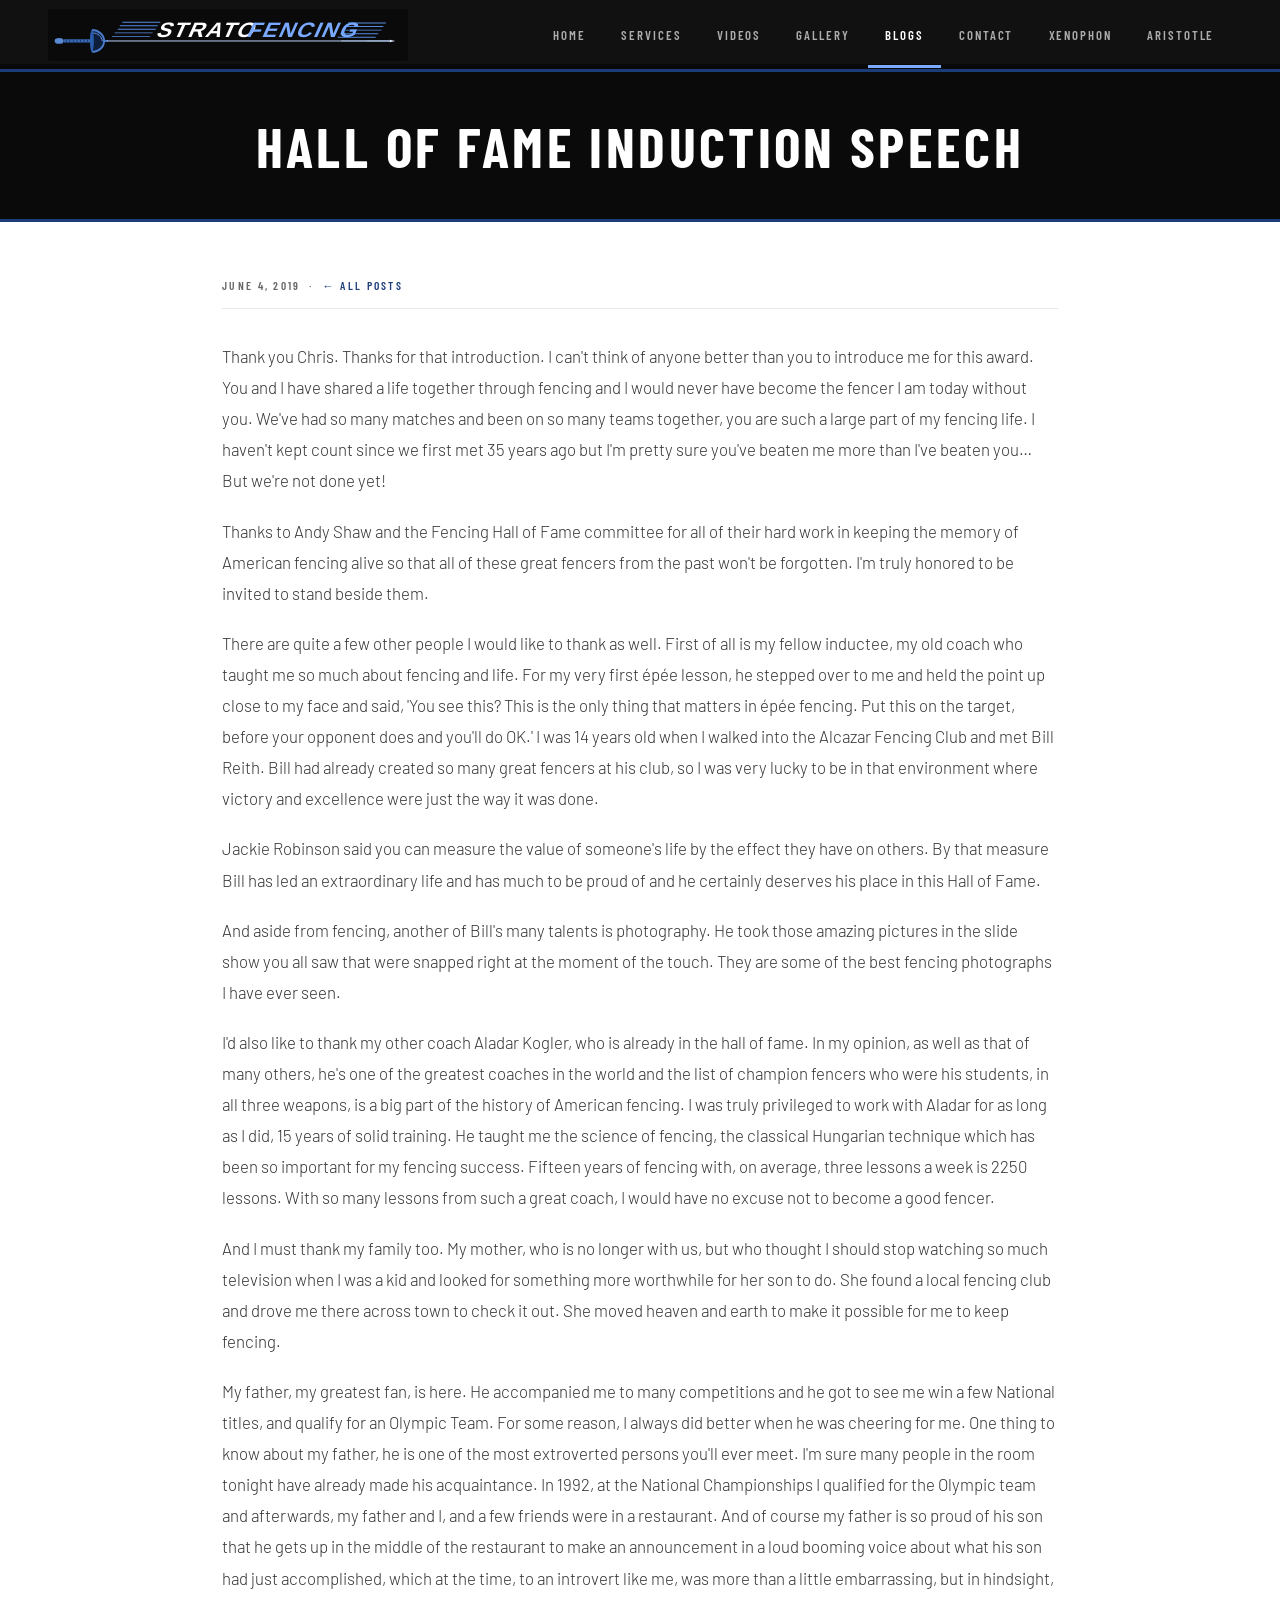
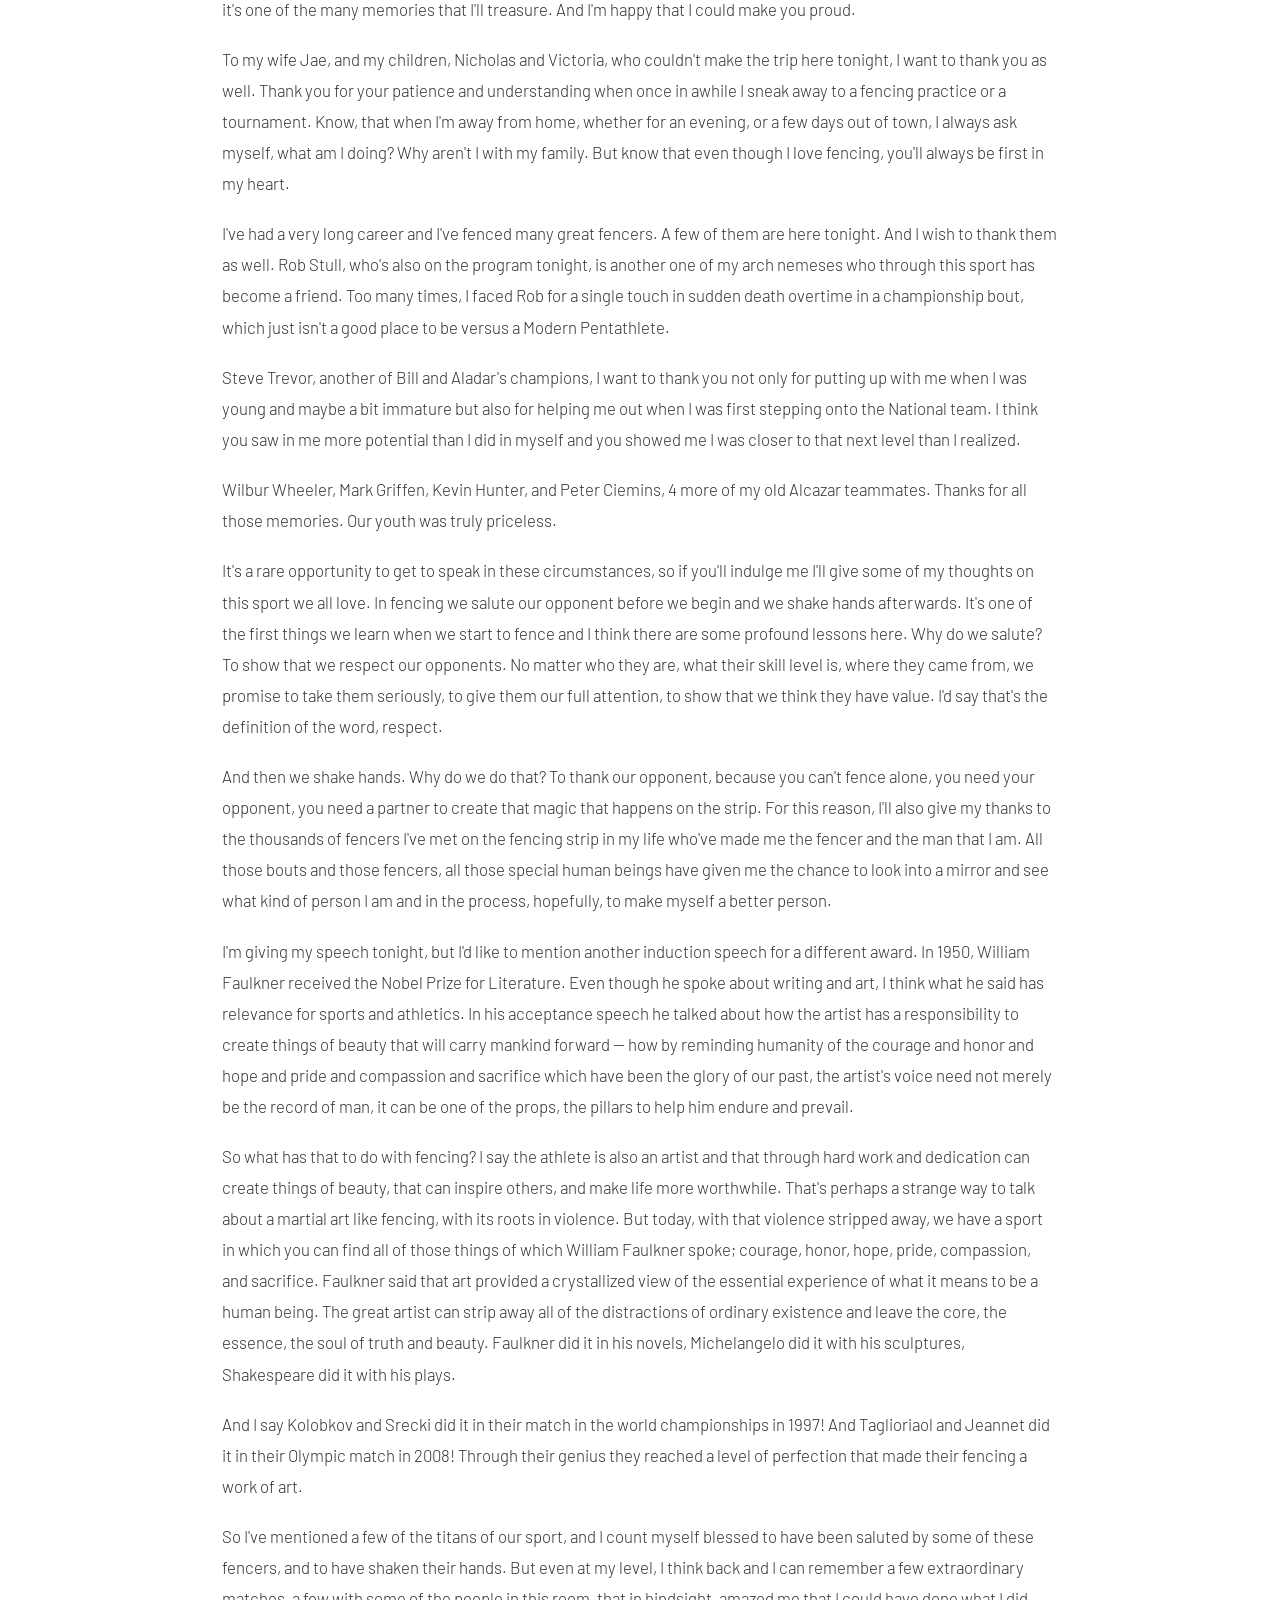
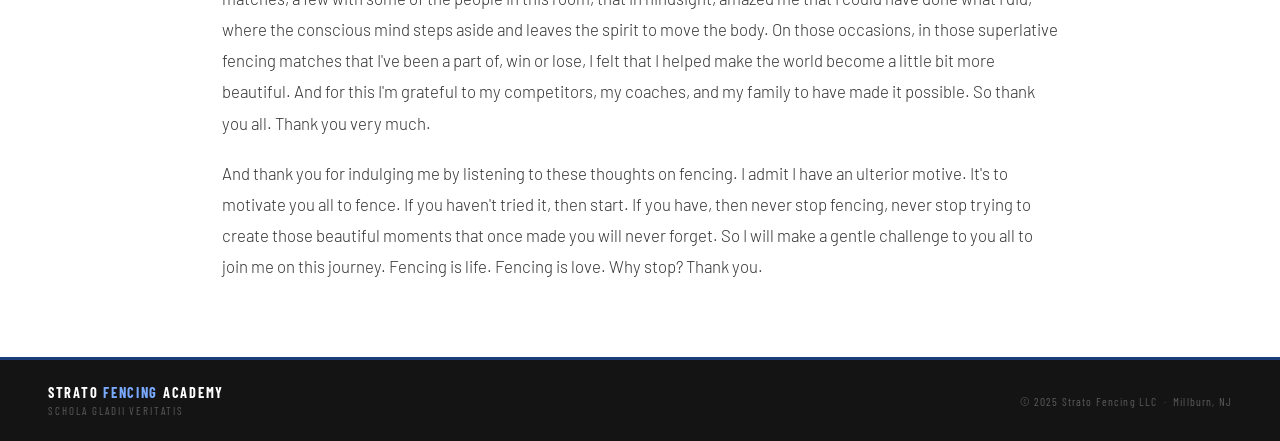
<file: blog-hall-of-fame.html>
<!DOCTYPE html>
<html lang="en">
<head>
  <meta charset="UTF-8" /><meta name="viewport" content="width=device-width, initial-scale=1.0" />
  <title>Hall of Fame Induction Speech | Strato Fencing Academy</title>
  <link rel="preconnect" href="https://fonts.googleapis.com" />
  <link rel="preconnect" href="https://fonts.gstatic.com" crossorigin />
  <link href="https://fonts.googleapis.com/css2?family=Barlow+Condensed:wght@300;400;600;700&family=Barlow:wght@300;400;500&display=swap" rel="stylesheet" />
  <link rel="stylesheet" href="css/style.css" />
</head>
<body>
<nav>
  <a class="nav-logo" href="index.html"><img src="strato-logo.svg" alt="Strato Fencing Academy" class="nav-logo-img"></a>
  <ul class="nav-links">
    <li><a href="index.html">Home</a></li><li><a href="products.html">Services</a></li><li><a href="videos.html">Videos</a></li><li><a href="gallery.html">Gallery</a></li><li><a href="blogs.html" class="active">Blogs</a></li><li><a href="contact.html">Contact</a></li><li><a href="xenophon.html">Xenophon</a></li><li><a href="aristotle.html">Aristotle</a></li>
  </ul>
</nav>
<div class="page-body">
  <div class="page-header"><h1 class="page-header-title">Hall of Fame Induction Speech</h1></div>
  <div class="content-wrap">
    <div class="post-date">June 4, 2019 &nbsp;·&nbsp; <a href="blogs.html">← All Posts</a></div>
    <div class="post-body">
      <p>Thank you Chris. Thanks for that introduction. I can't think of anyone better than you to introduce me for this award. You and I have shared a life together through fencing and I would never have become the fencer I am today without you. We've had so many matches and been on so many teams together, you are such a large part of my fencing life. I haven't kept count since we first met 35 years ago but I'm pretty sure you've beaten me more than I've beaten you… But we're not done yet!</p>
      <p>Thanks to Andy Shaw and the Fencing Hall of Fame committee for all of their hard work in keeping the memory of American fencing alive so that all of these great fencers from the past won't be forgotten. I'm truly honored to be invited to stand beside them.</p>
      <p>There are quite a few other people I would like to thank as well. First of all is my fellow inductee, my old coach who taught me so much about fencing and life. For my very first épée lesson, he stepped over to me and held the point up close to my face and said, 'You see this? This is the only thing that matters in épée fencing. Put this on the target, before your opponent does and you'll do OK.' I was 14 years old when I walked into the Alcazar Fencing Club and met Bill Reith. Bill had already created so many great fencers at his club, so I was very lucky to be in that environment where victory and excellence were just the way it was done.</p>
      <p>Jackie Robinson said you can measure the value of someone's life by the effect they have on others. By that measure Bill has led an extraordinary life and has much to be proud of and he certainly deserves his place in this Hall of Fame.</p>
      <p>And aside from fencing, another of Bill's many talents is photography. He took those amazing pictures in the slide show you all saw that were snapped right at the moment of the touch. They are some of the best fencing photographs I have ever seen.</p>
      <p>I'd also like to thank my other coach Aladar Kogler, who is already in the hall of fame. In my opinion, as well as that of many others, he's one of the greatest coaches in the world and the list of champion fencers who were his students, in all three weapons, is a big part of the history of American fencing. I was truly privileged to work with Aladar for as long as I did, 15 years of solid training. He taught me the science of fencing, the classical Hungarian technique which has been so important for my fencing success. Fifteen years of fencing with, on average, three lessons a week is 2250 lessons. With so many lessons from such a great coach, I would have no excuse not to become a good fencer.</p>
      <p>And I must thank my family too. My mother, who is no longer with us, but who thought I should stop watching so much television when I was a kid and looked for something more worthwhile for her son to do. She found a local fencing club and drove me there across town to check it out. She moved heaven and earth to make it possible for me to keep fencing.</p>
      <p>My father, my greatest fan, is here. He accompanied me to many competitions and he got to see me win a few National titles, and qualify for an Olympic Team. For some reason, I always did better when he was cheering for me. One thing to know about my father, he is one of the most extroverted persons you'll ever meet. I'm sure many people in the room tonight have already made his acquaintance. In 1992, at the National Championships I qualified for the Olympic team and afterwards, my father and I, and a few friends were in a restaurant. And of course my father is so proud of his son that he gets up in the middle of the restaurant to make an announcement in a loud booming voice about what his son had just accomplished, which at the time, to an introvert like me, was more than a little embarrassing, but in hindsight, it's one of the many memories that I'll treasure. And I'm happy that I could make you proud.</p>
      <p>To my wife Jae, and my children, Nicholas and Victoria, who couldn't make the trip here tonight, I want to thank you as well. Thank you for your patience and understanding when once in awhile I sneak away to a fencing practice or a tournament. Know, that when I'm away from home, whether for an evening, or a few days out of town, I always ask myself, what am I doing? Why aren't I with my family. But know that even though I love fencing, you'll always be first in my heart.</p>
      <p>I've had a very long career and I've fenced many great fencers. A few of them are here tonight. And I wish to thank them as well. Rob Stull, who's also on the program tonight, is another one of my arch nemeses who through this sport has become a friend. Too many times, I faced Rob for a single touch in sudden death overtime in a championship bout, which just isn't a good place to be versus a Modern Pentathlete.</p>
      <p>Steve Trevor, another of Bill and Aladar's champions, I want to thank you not only for putting up with me when I was young and maybe a bit immature but also for helping me out when I was first stepping onto the National team. I think you saw in me more potential than I did in myself and you showed me I was closer to that next level than I realized.</p>
      <p>Wilbur Wheeler, Mark Griffen, Kevin Hunter, and Peter Ciemins, 4 more of my old Alcazar teammates. Thanks for all those memories. Our youth was truly priceless.</p>
      <p>It's a rare opportunity to get to speak in these circumstances, so if you'll indulge me I'll give some of my thoughts on this sport we all love. In fencing we salute our opponent before we begin and we shake hands afterwards. It's one of the first things we learn when we start to fence and I think there are some profound lessons here. Why do we salute? To show that we respect our opponents. No matter who they are, what their skill level is, where they came from, we promise to take them seriously, to give them our full attention, to show that we think they have value. I'd say that's the definition of the word, respect.</p>
      <p>And then we shake hands. Why do we do that? To thank our opponent, because you can't fence alone, you need your opponent, you need a partner to create that magic that happens on the strip. For this reason, I'll also give my thanks to the thousands of fencers I've met on the fencing strip in my life who've made me the fencer and the man that I am. All those bouts and those fencers, all those special human beings have given me the chance to look into a mirror and see what kind of person I am and in the process, hopefully, to make myself a better person.</p>
      <p>I'm giving my speech tonight, but I'd like to mention another induction speech for a different award. In 1950, William Faulkner received the Nobel Prize for Literature. Even though he spoke about writing and art, I think what he said has relevance for sports and athletics. In his acceptance speech he talked about how the artist has a responsibility to create things of beauty that will carry mankind forward — how by reminding humanity of the courage and honor and hope and pride and compassion and sacrifice which have been the glory of our past, the artist's voice need not merely be the record of man, it can be one of the props, the pillars to help him endure and prevail.</p>
      <p>So what has that to do with fencing? I say the athlete is also an artist and that through hard work and dedication can create things of beauty, that can inspire others, and make life more worthwhile. That's perhaps a strange way to talk about a martial art like fencing, with its roots in violence. But today, with that violence stripped away, we have a sport in which you can find all of those things of which William Faulkner spoke; courage, honor, hope, pride, compassion, and sacrifice. Faulkner said that art provided a crystallized view of the essential experience of what it means to be a human being. The great artist can strip away all of the distractions of ordinary existence and leave the core, the essence, the soul of truth and beauty. Faulkner did it in his novels, Michelangelo did it with his sculptures, Shakespeare did it with his plays.</p>
      <p>And I say Kolobkov and Srecki did it in their match in the world championships in 1997! And Taglioriaol and Jeannet did it in their Olympic match in 2008! Through their genius they reached a level of perfection that made their fencing a work of art.</p>
      <p>So I've mentioned a few of the titans of our sport, and I count myself blessed to have been saluted by some of these fencers, and to have shaken their hands. But even at my level, I think back and I can remember a few extraordinary matches, a few with some of the people in this room, that in hindsight, amazed me that I could have done what I did, where the conscious mind steps aside and leaves the spirit to move the body. On those occasions, in those superlative fencing matches that I've been a part of, win or lose, I felt that I helped make the world become a little bit more beautiful. And for this I'm grateful to my competitors, my coaches, and my family to have made it possible. So thank you all. Thank you very much.</p>
      <p>And thank you for indulging me by listening to these thoughts on fencing. I admit I have an ulterior motive. It's to motivate you all to fence. If you haven't tried it, then start. If you have, then never stop fencing, never stop trying to create those beautiful moments that once made you will never forget. So I will make a gentle challenge to you all to join me on this journey. Fencing is life. Fencing is love. Why stop? Thank you.</p>
    </div>
  </div>
</div>
<footer>
  <div><div class="footer-logo">Strato <span>Fencing</span> Academy</div><div class="footer-schola">Schola Gladii Veritatis</div></div>
  <div class="footer-copy">&copy; 2025 Strato Fencing LLC &nbsp;·&nbsp; Millburn, NJ</div>
</footer>
</body>
</html>
</file>
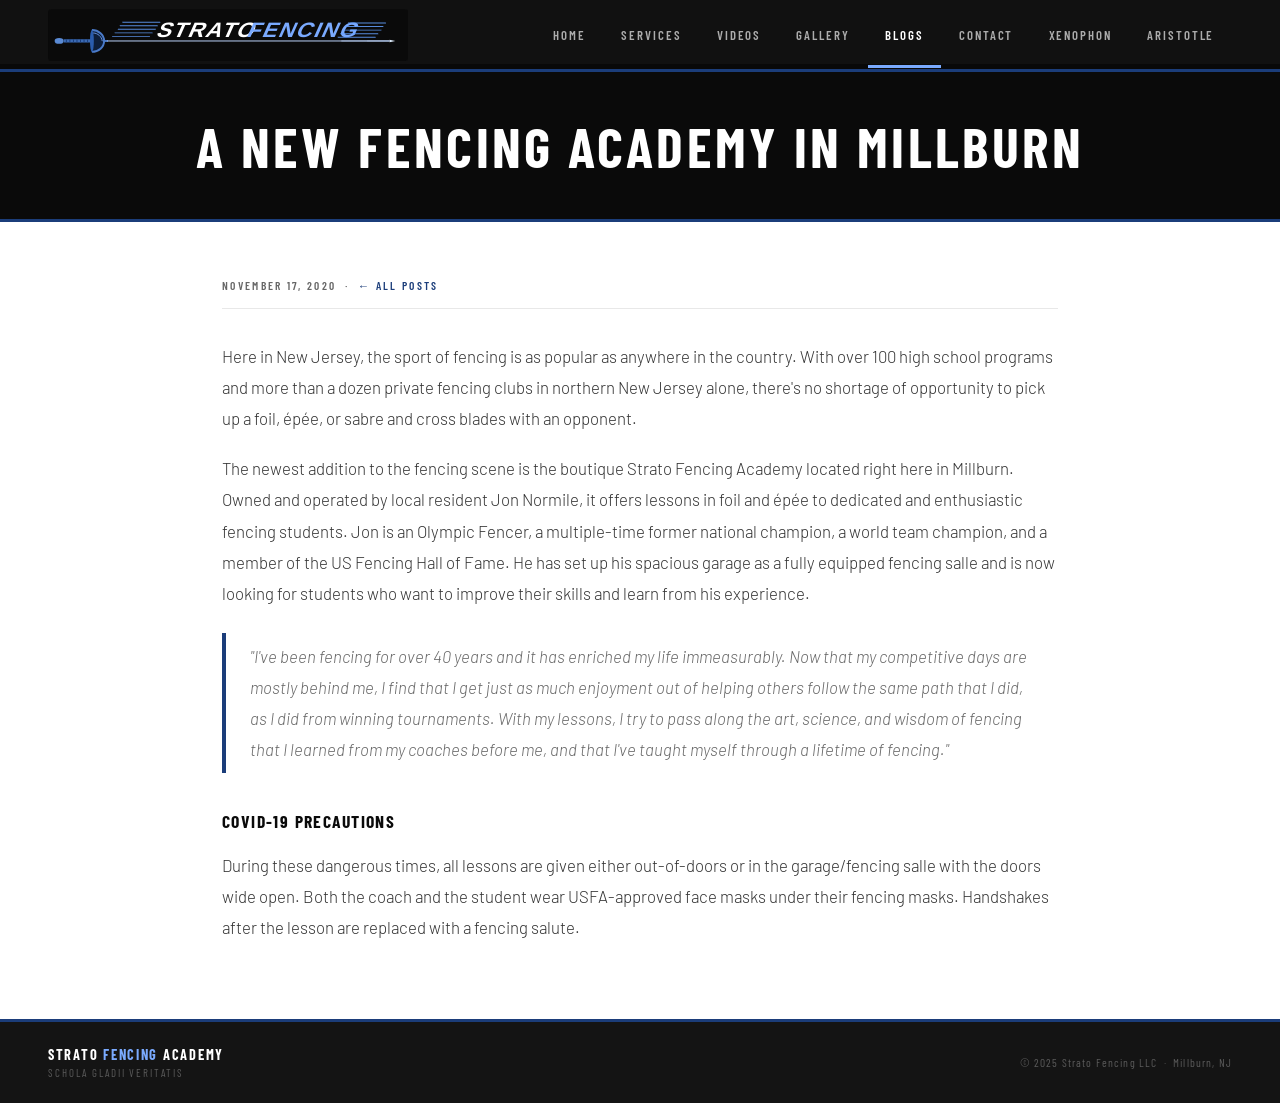
<file: blog-new-academy.html>
<!DOCTYPE html>
<html lang="en">
<head>
  <meta charset="UTF-8" /><meta name="viewport" content="width=device-width, initial-scale=1.0" />
  <title>A New Fencing Academy in Millburn | Strato Fencing Academy</title>
  <link rel="preconnect" href="https://fonts.googleapis.com" />
  <link rel="preconnect" href="https://fonts.gstatic.com" crossorigin />
  <link href="https://fonts.googleapis.com/css2?family=Barlow+Condensed:wght@300;400;600;700&family=Barlow:wght@300;400;500&display=swap" rel="stylesheet" />
  <link rel="stylesheet" href="css/style.css" />
</head>
<body>
<nav>
  <a class="nav-logo" href="index.html"><img src="strato-logo.svg" alt="Strato Fencing Academy" class="nav-logo-img"></a>
  <ul class="nav-links">
    <li><a href="index.html">Home</a></li><li><a href="products.html">Services</a></li><li><a href="videos.html">Videos</a></li><li><a href="gallery.html">Gallery</a></li><li><a href="blogs.html" class="active">Blogs</a></li><li><a href="contact.html">Contact</a></li><li><a href="xenophon.html">Xenophon</a></li><li><a href="aristotle.html">Aristotle</a></li>
  </ul>
</nav>
<div class="page-body">
  <div class="page-header"><h1 class="page-header-title">A New Fencing Academy in Millburn</h1></div>
  <div class="content-wrap">
    <div class="post-date">November 17, 2020 &nbsp;·&nbsp; <a href="blogs.html">← All Posts</a></div>
    <div class="post-body">
      <p>Here in New Jersey, the sport of fencing is as popular as anywhere in the country. With over 100 high school programs and more than a dozen private fencing clubs in northern New Jersey alone, there's no shortage of opportunity to pick up a foil, épée, or sabre and cross blades with an opponent.</p>
      <p>The newest addition to the fencing scene is the boutique Strato Fencing Academy located right here in Millburn. Owned and operated by local resident Jon Normile, it offers lessons in foil and épée to dedicated and enthusiastic fencing students. Jon is an Olympic Fencer, a multiple-time former national champion, a world team champion, and a member of the US Fencing Hall of Fame. He has set up his spacious garage as a fully equipped fencing salle and is now looking for students who want to improve their skills and learn from his experience.</p>
      <blockquote>"I've been fencing for over 40 years and it has enriched my life immeasurably. Now that my competitive days are mostly behind me, I find that I get just as much enjoyment out of helping others follow the same path that I did, as I did from winning tournaments. With my lessons, I try to pass along the art, science, and wisdom of fencing that I learned from my coaches before me, and that I've taught myself through a lifetime of fencing."</blockquote>
      <h3>COVID-19 Precautions</h3>
      <p>During these dangerous times, all lessons are given either out-of-doors or in the garage/fencing salle with the doors wide open. Both the coach and the student wear USFA-approved face masks under their fencing masks. Handshakes after the lesson are replaced with a fencing salute.</p>
    </div>
  </div>
</div>
<footer>
  <div><div class="footer-logo">Strato <span>Fencing</span> Academy</div><div class="footer-schola">Schola Gladii Veritatis</div></div>
  <div class="footer-copy">&copy; 2025 Strato Fencing LLC &nbsp;·&nbsp; Millburn, NJ</div>
</footer>
</body>
</html>
</file>
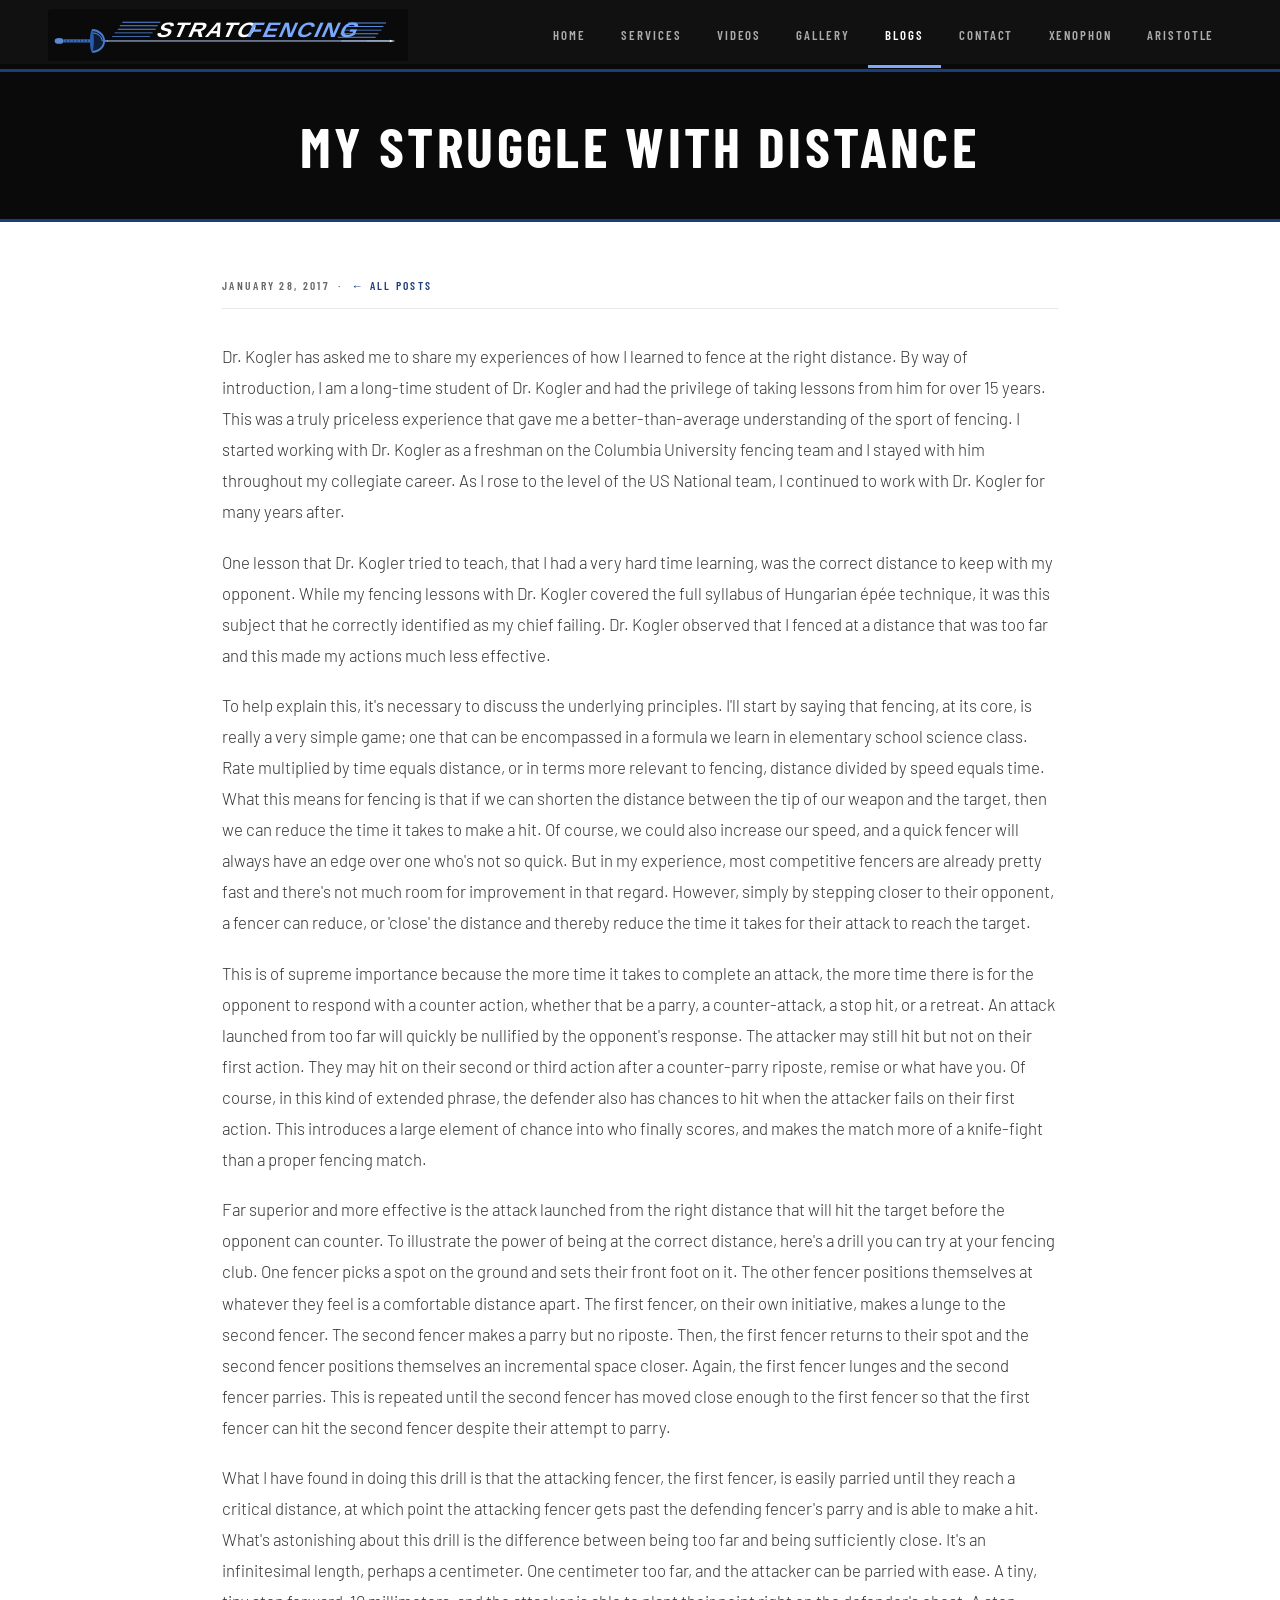
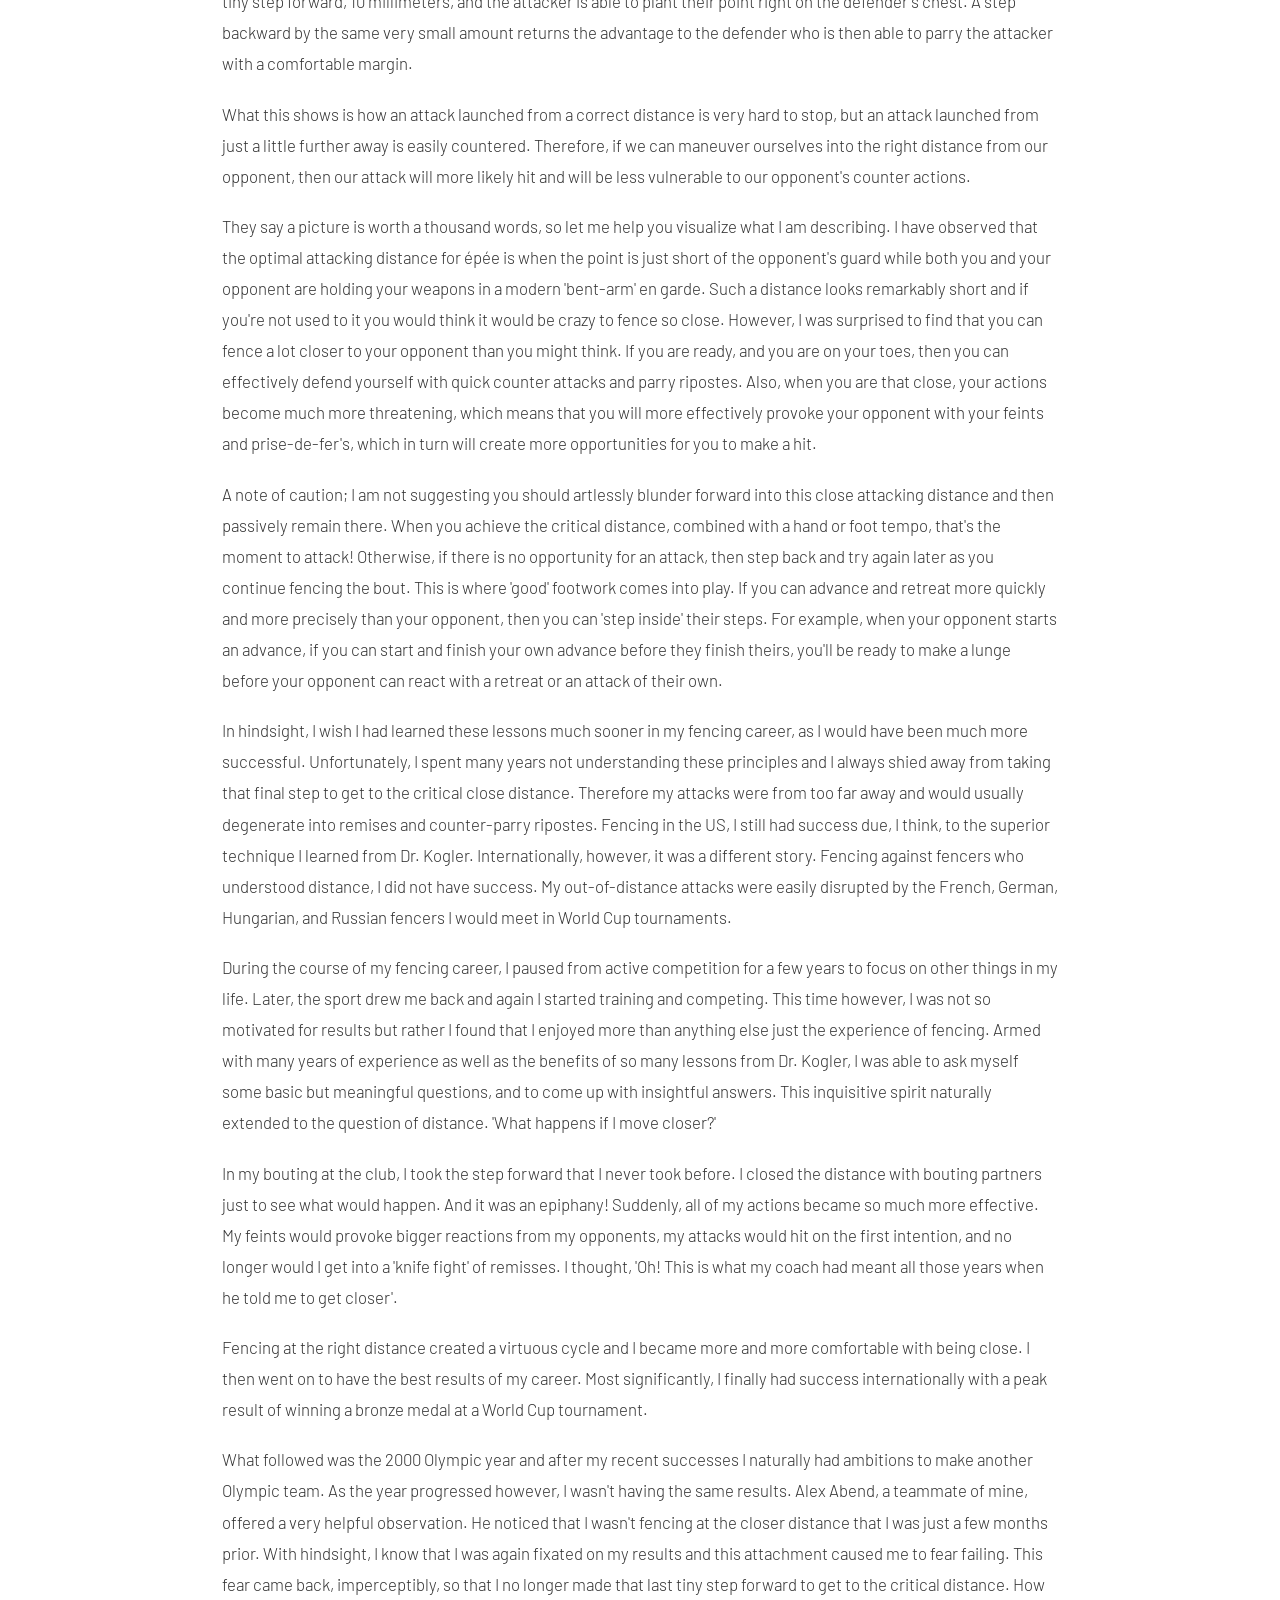
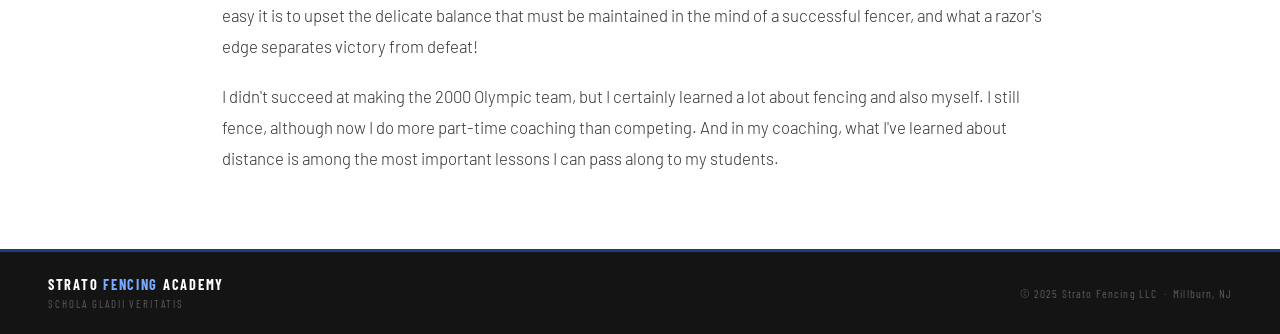
<file: blog-struggle-with-distance.html>
<!DOCTYPE html>
<html lang="en">
<head>
  <meta charset="UTF-8" /><meta name="viewport" content="width=device-width, initial-scale=1.0" />
  <title>My Struggle with Distance | Strato Fencing Academy</title>
  <link rel="preconnect" href="https://fonts.googleapis.com" />
  <link rel="preconnect" href="https://fonts.gstatic.com" crossorigin />
  <link href="https://fonts.googleapis.com/css2?family=Barlow+Condensed:wght@300;400;600;700&family=Barlow:wght@300;400;500&display=swap" rel="stylesheet" />
  <link rel="stylesheet" href="css/style.css" />
</head>
<body>
<nav>
  <a class="nav-logo" href="index.html"><img src="strato-logo.svg" alt="Strato Fencing Academy" class="nav-logo-img"></a>
  <ul class="nav-links">
    <li><a href="index.html">Home</a></li><li><a href="products.html">Services</a></li><li><a href="videos.html">Videos</a></li><li><a href="gallery.html">Gallery</a></li><li><a href="blogs.html" class="active">Blogs</a></li><li><a href="contact.html">Contact</a></li><li><a href="xenophon.html">Xenophon</a></li><li><a href="aristotle.html">Aristotle</a></li>
  </ul>
</nav>
<div class="page-body">
  <div class="page-header"><h1 class="page-header-title">My Struggle with Distance</h1></div>
  <div class="content-wrap">
    <div class="post-date">January 28, 2017 &nbsp;·&nbsp; <a href="blogs.html">← All Posts</a></div>
    <div class="post-body">
      <p>Dr. Kogler has asked me to share my experiences of how I learned to fence at the right distance. By way of introduction, I am a long-time student of Dr. Kogler and had the privilege of taking lessons from him for over 15 years. This was a truly priceless experience that gave me a better-than-average understanding of the sport of fencing. I started working with Dr. Kogler as a freshman on the Columbia University fencing team and I stayed with him throughout my collegiate career. As I rose to the level of the US National team, I continued to work with Dr. Kogler for many years after.</p>
      <p>One lesson that Dr. Kogler tried to teach, that I had a very hard time learning, was the correct distance to keep with my opponent. While my fencing lessons with Dr. Kogler covered the full syllabus of Hungarian épée technique, it was this subject that he correctly identified as my chief failing. Dr. Kogler observed that I fenced at a distance that was too far and this made my actions much less effective.</p>
      <p>To help explain this, it's necessary to discuss the underlying principles. I'll start by saying that fencing, at its core, is really a very simple game; one that can be encompassed in a formula we learn in elementary school science class. Rate multiplied by time equals distance, or in terms more relevant to fencing, distance divided by speed equals time. What this means for fencing is that if we can shorten the distance between the tip of our weapon and the target, then we can reduce the time it takes to make a hit. Of course, we could also increase our speed, and a quick fencer will always have an edge over one who's not so quick. But in my experience, most competitive fencers are already pretty fast and there's not much room for improvement in that regard. However, simply by stepping closer to their opponent, a fencer can reduce, or 'close' the distance and thereby reduce the time it takes for their attack to reach the target.</p>
      <p>This is of supreme importance because the more time it takes to complete an attack, the more time there is for the opponent to respond with a counter action, whether that be a parry, a counter-attack, a stop hit, or a retreat. An attack launched from too far will quickly be nullified by the opponent's response. The attacker may still hit but not on their first action. They may hit on their second or third action after a counter-parry riposte, remise or what have you. Of course, in this kind of extended phrase, the defender also has chances to hit when the attacker fails on their first action. This introduces a large element of chance into who finally scores, and makes the match more of a knife-fight than a proper fencing match.</p>
      <p>Far superior and more effective is the attack launched from the right distance that will hit the target before the opponent can counter. To illustrate the power of being at the correct distance, here's a drill you can try at your fencing club. One fencer picks a spot on the ground and sets their front foot on it. The other fencer positions themselves at whatever they feel is a comfortable distance apart. The first fencer, on their own initiative, makes a lunge to the second fencer. The second fencer makes a parry but no riposte. Then, the first fencer returns to their spot and the second fencer positions themselves an incremental space closer. Again, the first fencer lunges and the second fencer parries. This is repeated until the second fencer has moved close enough to the first fencer so that the first fencer can hit the second fencer despite their attempt to parry.</p>
      <p>What I have found in doing this drill is that the attacking fencer, the first fencer, is easily parried until they reach a critical distance, at which point the attacking fencer gets past the defending fencer's parry and is able to make a hit. What's astonishing about this drill is the difference between being too far and being sufficiently close. It's an infinitesimal length, perhaps a centimeter. One centimeter too far, and the attacker can be parried with ease. A tiny, tiny step forward, 10 millimeters, and the attacker is able to plant their point right on the defender's chest. A step backward by the same very small amount returns the advantage to the defender who is then able to parry the attacker with a comfortable margin.</p>
      <p>What this shows is how an attack launched from a correct distance is very hard to stop, but an attack launched from just a little further away is easily countered. Therefore, if we can maneuver ourselves into the right distance from our opponent, then our attack will more likely hit and will be less vulnerable to our opponent's counter actions.</p>
      <p>They say a picture is worth a thousand words, so let me help you visualize what I am describing. I have observed that the optimal attacking distance for épée is when the point is just short of the opponent's guard while both you and your opponent are holding your weapons in a modern 'bent-arm' en garde. Such a distance looks remarkably short and if you're not used to it you would think it would be crazy to fence so close. However, I was surprised to find that you can fence a lot closer to your opponent than you might think. If you are ready, and you are on your toes, then you can effectively defend yourself with quick counter attacks and parry ripostes. Also, when you are that close, your actions become much more threatening, which means that you will more effectively provoke your opponent with your feints and prise-de-fer's, which in turn will create more opportunities for you to make a hit.</p>
      <p>A note of caution; I am not suggesting you should artlessly blunder forward into this close attacking distance and then passively remain there. When you achieve the critical distance, combined with a hand or foot tempo, that's the moment to attack! Otherwise, if there is no opportunity for an attack, then step back and try again later as you continue fencing the bout. This is where 'good' footwork comes into play. If you can advance and retreat more quickly and more precisely than your opponent, then you can 'step inside' their steps. For example, when your opponent starts an advance, if you can start and finish your own advance before they finish theirs, you'll be ready to make a lunge before your opponent can react with a retreat or an attack of their own.</p>
      <p>In hindsight, I wish I had learned these lessons much sooner in my fencing career, as I would have been much more successful. Unfortunately, I spent many years not understanding these principles and I always shied away from taking that final step to get to the critical close distance. Therefore my attacks were from too far away and would usually degenerate into remises and counter-parry ripostes. Fencing in the US, I still had success due, I think, to the superior technique I learned from Dr. Kogler. Internationally, however, it was a different story. Fencing against fencers who understood distance, I did not have success. My out-of-distance attacks were easily disrupted by the French, German, Hungarian, and Russian fencers I would meet in World Cup tournaments.</p>
      <p>During the course of my fencing career, I paused from active competition for a few years to focus on other things in my life. Later, the sport drew me back and again I started training and competing. This time however, I was not so motivated for results but rather I found that I enjoyed more than anything else just the experience of fencing. Armed with many years of experience as well as the benefits of so many lessons from Dr. Kogler, I was able to ask myself some basic but meaningful questions, and to come up with insightful answers. This inquisitive spirit naturally extended to the question of distance. 'What happens if I move closer?'</p>
      <p>In my bouting at the club, I took the step forward that I never took before. I closed the distance with bouting partners just to see what would happen. And it was an epiphany! Suddenly, all of my actions became so much more effective. My feints would provoke bigger reactions from my opponents, my attacks would hit on the first intention, and no longer would I get into a 'knife fight' of remisses. I thought, 'Oh! This is what my coach had meant all those years when he told me to get closer'.</p>
      <p>Fencing at the right distance created a virtuous cycle and I became more and more comfortable with being close. I then went on to have the best results of my career. Most significantly, I finally had success internationally with a peak result of winning a bronze medal at a World Cup tournament.</p>
      <p>What followed was the 2000 Olympic year and after my recent successes I naturally had ambitions to make another Olympic team. As the year progressed however, I wasn't having the same results. Alex Abend, a teammate of mine, offered a very helpful observation. He noticed that I wasn't fencing at the closer distance that I was just a few months prior. With hindsight, I know that I was again fixated on my results and this attachment caused me to fear failing. This fear came back, imperceptibly, so that I no longer made that last tiny step forward to get to the critical distance. How easy it is to upset the delicate balance that must be maintained in the mind of a successful fencer, and what a razor's edge separates victory from defeat!</p>
      <p>I didn't succeed at making the 2000 Olympic team, but I certainly learned a lot about fencing and also myself. I still fence, although now I do more part-time coaching than competing. And in my coaching, what I've learned about distance is among the most important lessons I can pass along to my students.</p>
    </div>
  </div>
</div>
<footer>
  <div><div class="footer-logo">Strato <span>Fencing</span> Academy</div><div class="footer-schola">Schola Gladii Veritatis</div></div>
  <div class="footer-copy">&copy; 2025 Strato Fencing LLC &nbsp;·&nbsp; Millburn, NJ</div>
</footer>
</body>
</html>
</file>
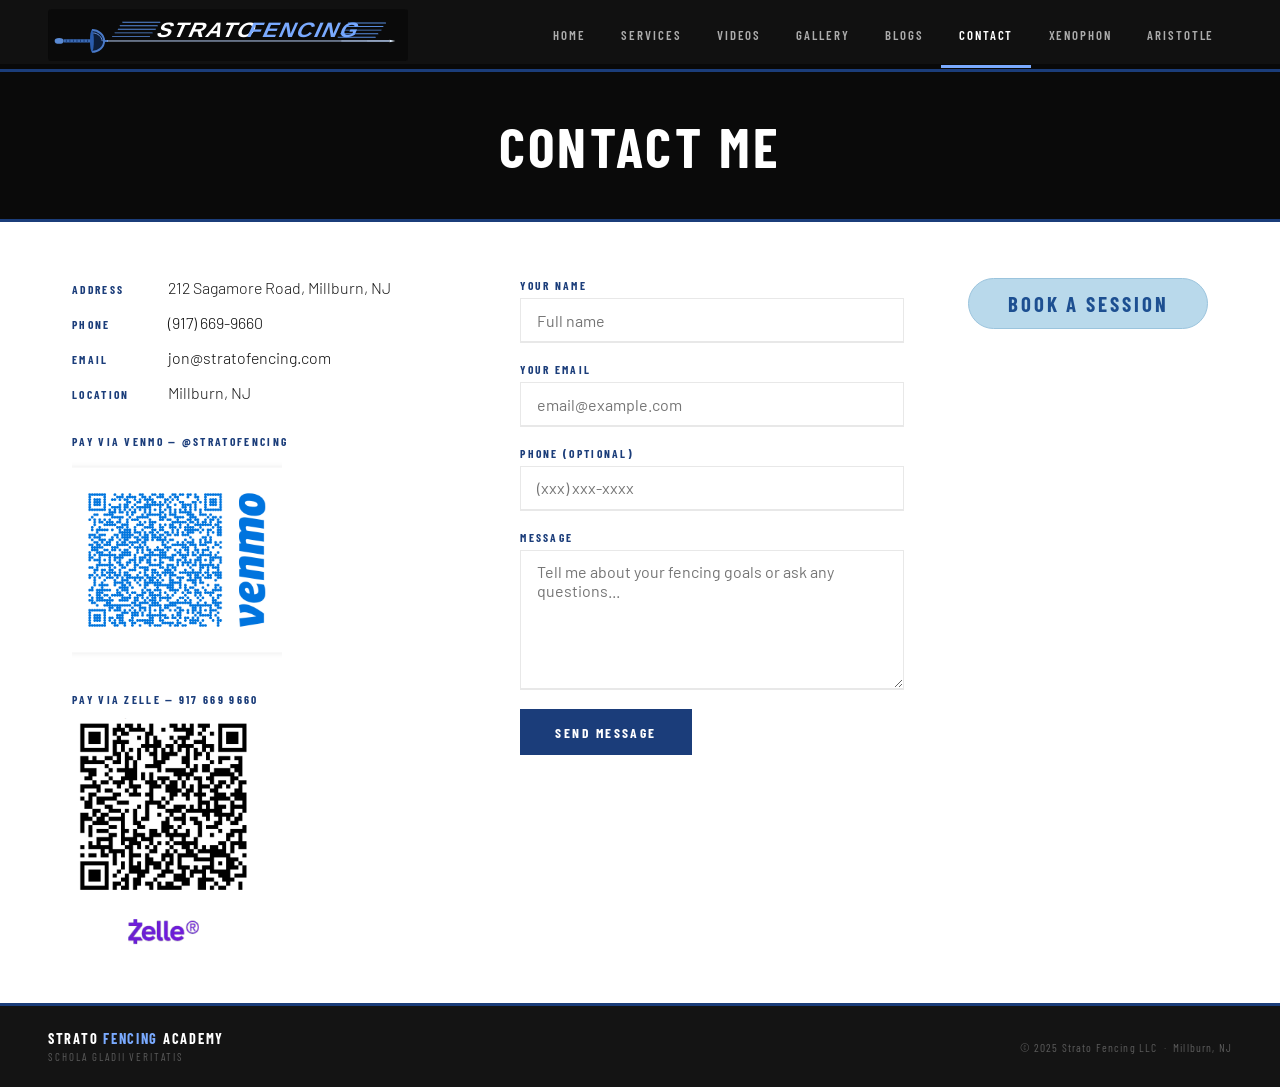
<file: contact.html>
<!DOCTYPE html>
<html lang="en">
<head>
  <meta charset="UTF-8" /><meta name="viewport" content="width=device-width, initial-scale=1.0" />
  <title>Contact Me | Strato Fencing Academy</title>
  <link rel="preconnect" href="https://fonts.googleapis.com" />
  <link rel="preconnect" href="https://fonts.gstatic.com" crossorigin />
  <link href="https://fonts.googleapis.com/css2?family=Barlow+Condensed:wght@300;400;600;700&family=Barlow:wght@300;400;500&display=swap" rel="stylesheet" />
  <link rel="stylesheet" href="css/style.css?v=4" />
  <style>
    .qr-zoom { cursor: zoom-in; }
    .qr-overlay { position: fixed; inset: 0; z-index: 1000; background: #fff; display: flex; align-items: center; justify-content: center; padding: 4rem 16px 16px; }
    .qr-overlay[hidden] { display: none; }
    .qr-overlay img { max-width: 100%; max-height: 100%; width: auto; height: auto; object-fit: contain; }
    .qr-close { position: absolute; top: 12px; right: 12px; width: 48px; height: 48px; border: none; border-radius: 50%; background: var(--dark); color: #fff; font-size: 1.8rem; line-height: 1; cursor: pointer; }
    .qr-close:focus-visible { outline: 3px solid var(--accentlt); outline-offset: 2px; }
    body.qr-open { overflow: hidden; }
  </style>
</head>
<body>
<nav>
  <a class="nav-logo" href="index.html"><img src="strato-logo.svg" alt="Strato Fencing Academy" class="nav-logo-img"></a>
  <ul class="nav-links">
    <li><a href="index.html">Home</a></li><li><a href="products.html">Services</a></li><li><a href="videos.html">Videos</a></li><li><a href="gallery.html">Gallery</a></li><li><a href="blogs.html">Blogs</a></li><li><a href="contact.html" class="active">Contact</a></li><li><a href="xenophon.html">Xenophon</a></li><li><a href="aristotle.html">Aristotle</a></li>
  </ul>
</nav>
<div class="page-body">
  <div class="page-header"><h1 class="page-header-title">Contact Me</h1></div>
  <div class="content-wrap-wide">
    <div class="contact-grid">
      <div>
        <div class="contact-detail">
          <div class="contact-row">
            <span class="contact-label">Address</span>
            <span class="contact-val">212 Sagamore Road, Millburn, NJ</span>
          </div>
          <div class="contact-row">
            <span class="contact-label">Phone</span>
            <span class="contact-val"><a href="tel:9176699660">(917) 669-9660</a></span>
          </div>
          <div class="contact-row">
            <span class="contact-label">Email</span>
            <span class="contact-val"><a href="mailto:jon@stratofencing.com">jon@stratofencing.com</a></span>
          </div>
          <div class="contact-row">
            <span class="contact-label">Location</span>
            <span class="contact-val">Millburn, NJ</span>
          </div>
        </div>
        <div style="margin-top:2rem; display:flex; gap:2rem; flex-wrap:wrap;">
          <div>
            <div style="font-family:'Barlow Condensed',sans-serif; font-size:0.72rem; font-weight:700; letter-spacing:0.2em; text-transform:uppercase; color:var(--accent); margin-bottom:0.75rem;">Pay via Venmo — @stratofencing</div>
            <img class="qr-zoom" tabindex="0" role="button" src="venmo1.png" alt="Venmo QR code (click to enlarge)" style="width:210px; height:auto; display:block;" />
          </div>
          <div>
            <div style="font-family:'Barlow Condensed',sans-serif; font-size:0.72rem; font-weight:700; letter-spacing:0.2em; text-transform:uppercase; color:var(--accent); margin-bottom:0.75rem;">Pay via Zelle — 917 669 9660</div>
            <img class="qr-zoom" tabindex="0" role="button" src="zelle-qr.png" alt="Zelle QR code (click to enlarge)" style="width:180px; height:auto; display:block;" />
          </div>
        </div>
      </div>
      <div>
        <form class="contact-form" id="contactForm">
          <input type="hidden" name="access_key" value="02ca75d7-f860-4b87-b1ec-4bc492925f0c" />
          <input type="hidden" name="subject" value="New message from Strato Fencing website" />
          <input type="checkbox" name="botcheck" style="display:none;" />
          <div class="form-group">
            <label class="form-label" for="name">Your Name</label>
            <input class="form-input" type="text" id="name" name="name" required placeholder="Full name" />
          </div>
          <div class="form-group">
            <label class="form-label" for="email">Your Email</label>
            <input class="form-input" type="email" id="email" name="email" required placeholder="email@example.com" />
          </div>
          <div class="form-group">
            <label class="form-label" for="phone">Phone (optional)</label>
            <input class="form-input" type="tel" id="phone" name="phone" placeholder="(xxx) xxx-xxxx" />
          </div>
          <div class="form-group">
            <label class="form-label" for="message">Message</label>
            <textarea class="form-textarea" id="message" name="message" required placeholder="Tell me about your fencing goals or ask any questions..."></textarea>
          </div>
          <button class="form-submit" type="submit">Send Message</button>
          <div class="form-success" id="formSuccess">Thank you! Your message has been sent. I'll be in touch soon.</div>
          <div class="form-error" id="formError">Something went wrong. Please try again or email jon@stratofencing.com directly.</div>
        </form>
      </div>
      <div class="contact-schedule">
        <a href="https://calendar.app.google/FZzLGqVo8ZLfsFh5A" target="_blank" class="btn-pill">Book a Session</a>
      </div>
    </div>
  </div>
</div>
<footer>
  <div><div class="footer-logo">Strato <span>Fencing</span> Academy</div><div class="footer-schola">Schola Gladii Veritatis</div></div>
  <div class="footer-copy">&copy; 2025 Strato Fencing LLC &nbsp;·&nbsp; Millburn, NJ</div>
</footer>
<div class="qr-overlay" id="qrOverlay" role="dialog" aria-modal="true" aria-label="Enlarged QR code" hidden>
  <button class="qr-close" id="qrClose" type="button" aria-label="Close">&times;</button>
  <img id="qrOverlayImg" alt="" />
</div>
<script>
  // Enlarged QR view: fills the screen and makes the rest of the page inert until closed.
  (function () {
    var overlay = document.getElementById('qrOverlay');
    var overlayImg = document.getElementById('qrOverlayImg');
    var opener = null;
    var others = [].slice.call(document.body.children).filter(function (el) { return el !== overlay && el.tagName !== 'SCRIPT'; });
    function open(img) {
      opener = img;
      overlayImg.src = img.src;
      overlayImg.alt = img.alt.replace(' (click to enlarge)', '');
      others.forEach(function (el) { el.inert = true; });
      document.body.classList.add('qr-open');
      overlay.hidden = false;
      document.getElementById('qrClose').focus();
    }
    function close() {
      overlay.hidden = true;
      document.body.classList.remove('qr-open');
      others.forEach(function (el) { el.inert = false; });
      if (opener) opener.focus();
    }
    document.querySelectorAll('.qr-zoom').forEach(function (img) {
      img.addEventListener('click', function () { open(img); });
      img.addEventListener('keydown', function (e) {
        if (e.key === 'Enter' || e.key === ' ') { e.preventDefault(); open(img); }
      });
    });
    document.getElementById('qrClose').addEventListener('click', close);
    document.addEventListener('keydown', function (e) { if (e.key === 'Escape' && !overlay.hidden) close(); });
  })();

  document.getElementById('contactForm').addEventListener('submit', async function(e) {
    e.preventDefault();
    const form = e.target;
    const submit = form.querySelector('.form-submit');
    const success = document.getElementById('formSuccess');
    const error = document.getElementById('formError');
    submit.textContent = 'Sending...'; submit.disabled = true;
    success.style.display = 'none'; error.style.display = 'none';
    try {
      const response = await fetch('https://api.web3forms.com/submit', {
        method: 'POST',
        headers: { 'Content-Type': 'application/json' },
        body: JSON.stringify(Object.fromEntries(new FormData(form)))
      });
      const data = await response.json();
      if (data.success) { success.style.display = 'block'; form.reset(); }
      else { error.style.display = 'block'; }
    } catch(err) { error.style.display = 'block'; }
    submit.textContent = 'Send Message'; submit.disabled = false;
  });
</script>
</body>
</html>
</file>
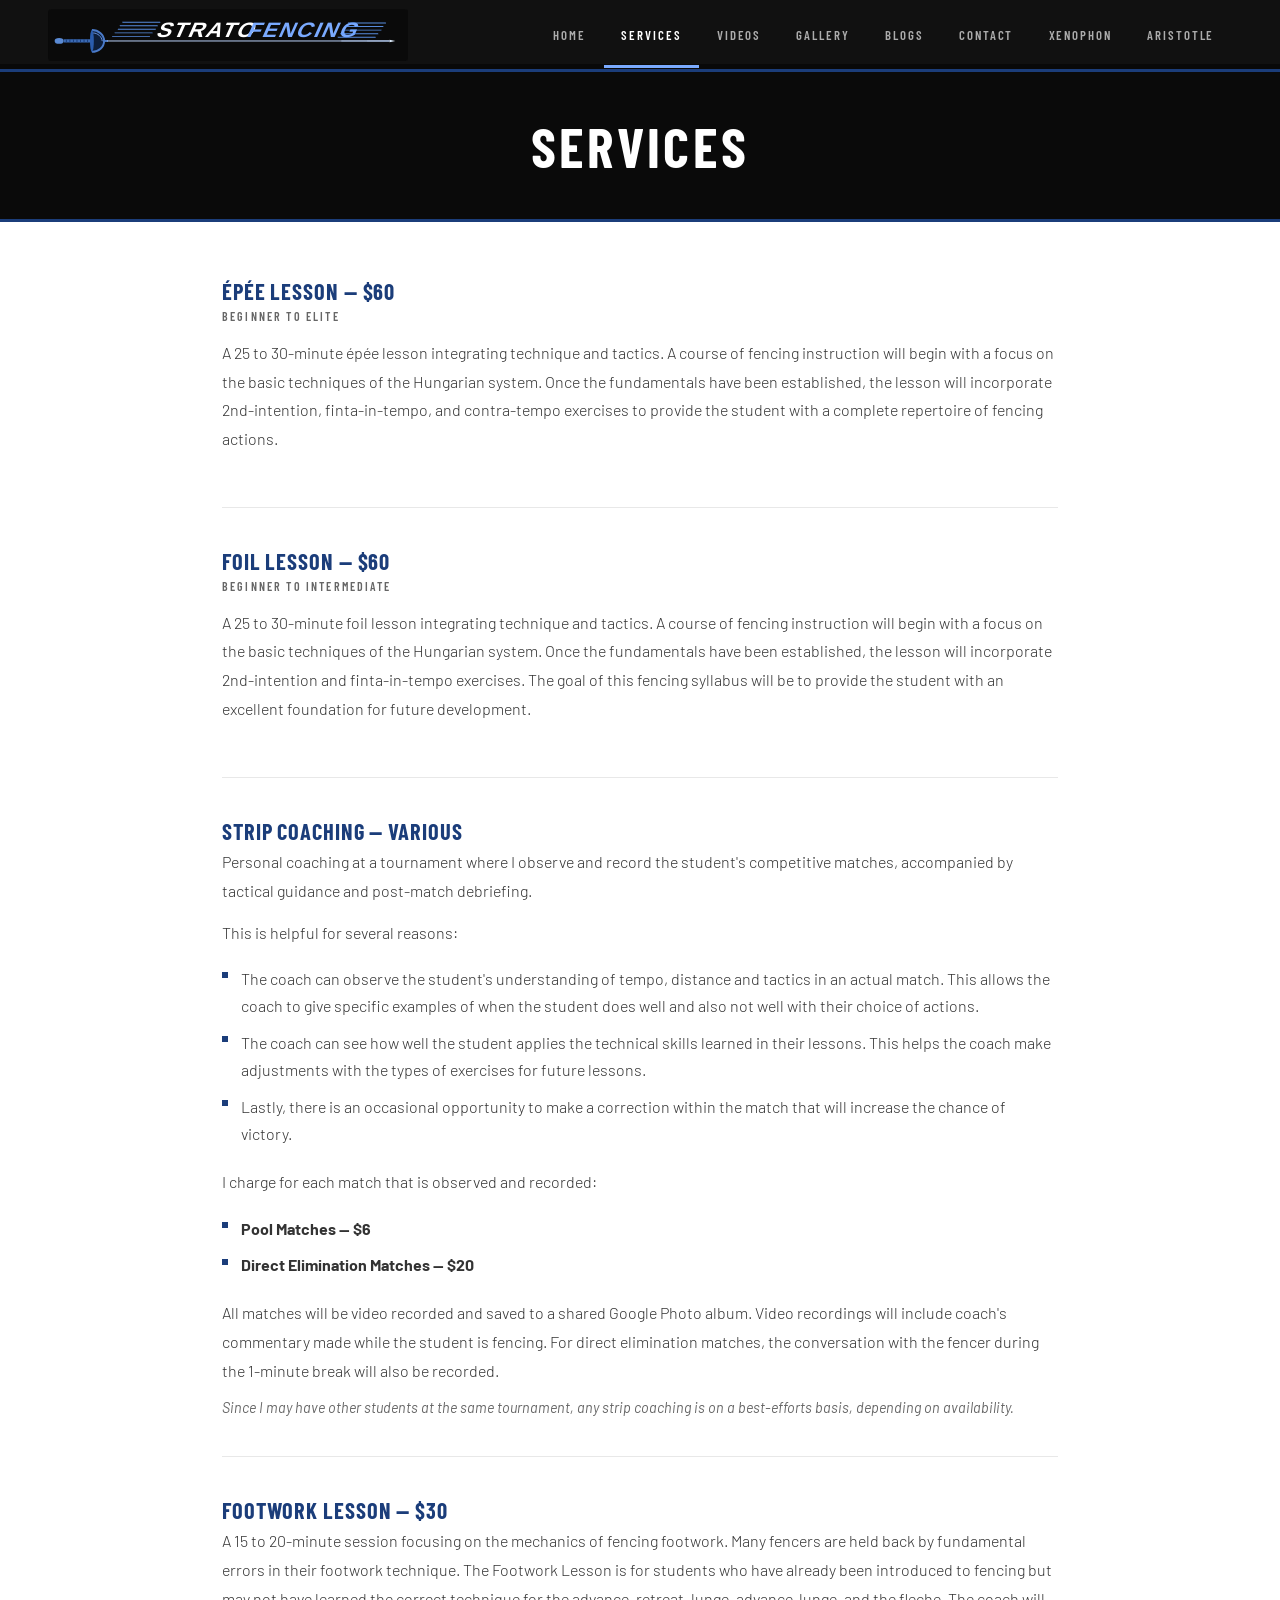
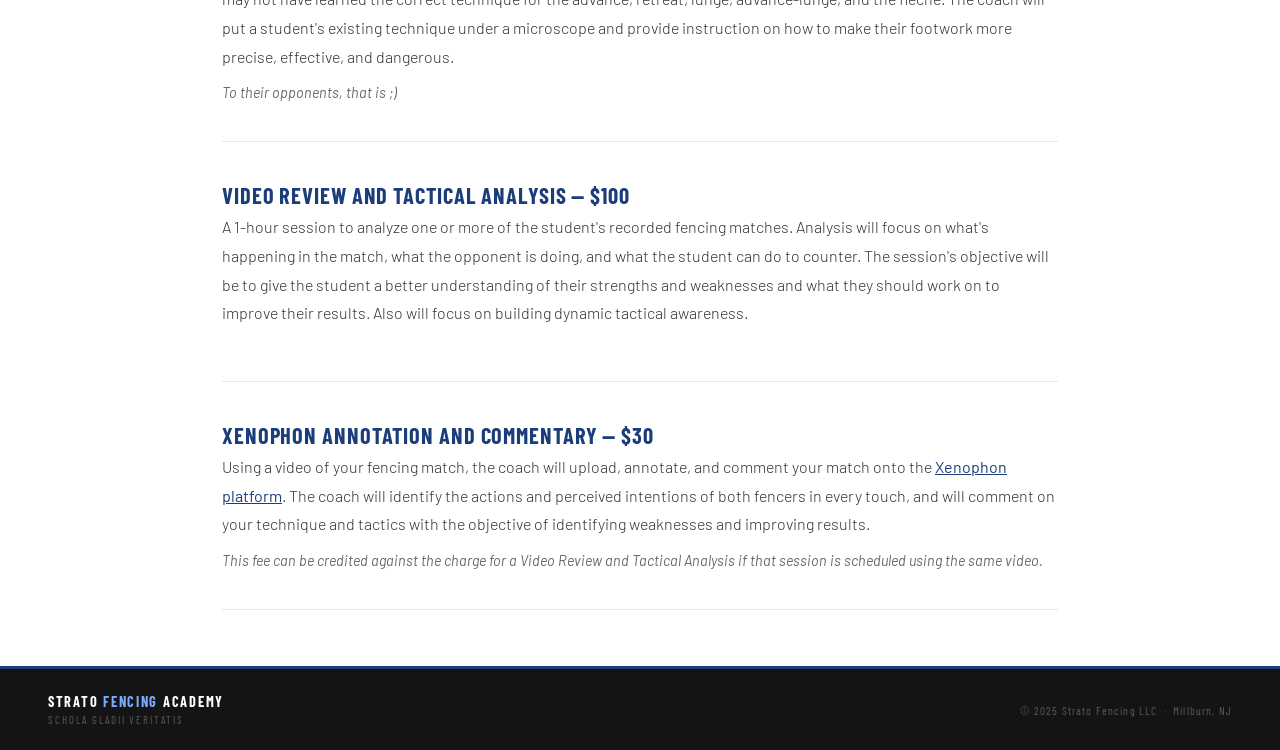
<file: products.html>
<!DOCTYPE html>
<html lang="en">
<head>
  <meta charset="UTF-8" /><meta name="viewport" content="width=device-width, initial-scale=1.0" />
  <title>Services | Strato Fencing Academy</title>
  <link rel="preconnect" href="https://fonts.googleapis.com" />
  <link rel="preconnect" href="https://fonts.gstatic.com" crossorigin />
  <link href="https://fonts.googleapis.com/css2?family=Barlow+Condensed:wght@300;400;600;700&family=Barlow:wght@300;400;500&display=swap" rel="stylesheet" />
  <link rel="stylesheet" href="css/style.css" />
</head>
<body>
<nav>
  <a class="nav-logo" href="index.html"><img src="strato-logo.svg" alt="Strato Fencing Academy" class="nav-logo-img"></a>
  <ul class="nav-links">
    <li><a href="index.html">Home</a></li>
    <li><a href="products.html" class="active">Services</a></li>
    <li><a href="videos.html">Videos</a></li>
    <li><a href="gallery.html">Gallery</a></li>
    <li><a href="blogs.html">Blogs</a></li>
    <li><a href="contact.html">Contact</a></li>
    <li><a href="xenophon.html">Xenophon</a></li>
    <li><a href="aristotle.html">Aristotle</a></li>
  </ul>
</nav>
<div class="page-body">
  <div class="page-header"><h1 class="page-header-title">Services</h1></div>
  <div class="content-wrap">
    <div class="product-list">
      <div class="product-item">
        <div class="product-name">Épée Lesson — $60</div>
        <div class="product-level">Beginner to Elite</div>
        <p class="product-desc">A 25 to 30-minute épée lesson integrating technique and tactics. A course of fencing instruction will begin with a focus on the basic techniques of the Hungarian system. Once the fundamentals have been established, the lesson will incorporate 2nd-intention, finta-in-tempo, and contra-tempo exercises to provide the student with a complete repertoire of fencing actions.</p>
      </div>
      <div class="product-item">
        <div class="product-name">Foil Lesson — $60</div>
        <div class="product-level">Beginner to Intermediate</div>
        <p class="product-desc">A 25 to 30-minute foil lesson integrating technique and tactics. A course of fencing instruction will begin with a focus on the basic techniques of the Hungarian system. Once the fundamentals have been established, the lesson will incorporate 2nd-intention and finta-in-tempo exercises. The goal of this fencing syllabus will be to provide the student with an excellent foundation for future development.</p>
      </div>
      <div class="product-item">
        <div class="product-name">Strip Coaching — Various</div>
        <p class="product-desc">Personal coaching at a tournament where I observe and record the student's competitive matches, accompanied by tactical guidance and post-match debriefing.</p>
        <p class="product-desc">This is helpful for several reasons:</p>
        <ul class="product-bullets">
          <li>The coach can observe the student's understanding of tempo, distance and tactics in an actual match. This allows the coach to give specific examples of when the student does well and also not well with their choice of actions.</li>
          <li>The coach can see how well the student applies the technical skills learned in their lessons. This helps the coach make adjustments with the types of exercises for future lessons.</li>
          <li>Lastly, there is an occasional opportunity to make a correction within the match that will increase the chance of victory.</li>
        </ul>
        <p class="product-desc">I charge for each match that is observed and recorded:</p>
        <ul class="product-bullets">
          <li><strong>Pool Matches — $6</strong></li>
          <li><strong>Direct Elimination Matches — $20</strong></li>
        </ul>
        <p class="product-desc">All matches will be video recorded and saved to a shared Google Photo album. Video recordings will include coach's commentary made while the student is fencing. For direct elimination matches, the conversation with the fencer during the 1-minute break will also be recorded.</p>
        <p class="product-note">Since I may have other students at the same tournament, any strip coaching is on a best-efforts basis, depending on availability.</p>
      </div>
      <div class="product-item">
        <div class="product-name">Footwork Lesson — $30</div>
        <p class="product-desc">A 15 to 20-minute session focusing on the mechanics of fencing footwork. Many fencers are held back by fundamental errors in their footwork technique. The Footwork Lesson is for students who have already been introduced to fencing but may not have learned the correct technique for the advance, retreat, lunge, advance-lunge, and the fleche. The coach will put a student's existing technique under a microscope and provide instruction on how to make their footwork more precise, effective, and dangerous.</p>
        <p class="product-note">To their opponents, that is ;)</p>
      </div>
      <div class="product-item">
        <div class="product-name">Video Review and Tactical Analysis — $100</div>
        <p class="product-desc">A 1-hour session to analyze one or more of the student's recorded fencing matches. Analysis will focus on what's happening in the match, what the opponent is doing, and what the student can do to counter. The session's objective will be to give the student a better understanding of their strengths and weaknesses and what they should work on to improve their results. Also will focus on building dynamic tactical awareness.</p>
      </div>
      <div class="product-item">
        <div class="product-name">Xenophon Annotation and Commentary — $30</div>
        <p class="product-desc">Using a video of your fencing match, the coach will upload, annotate, and comment your match onto the <a href="xenophon.html">Xenophon platform</a>. The coach will identify the actions and perceived intentions of both fencers in every touch, and will comment on your technique and tactics with the objective of identifying weaknesses and improving results.</p>
        <p class="product-note">This fee can be credited against the charge for a Video Review and Tactical Analysis if that session is scheduled using the same video.</p>
      </div>
    </div>
  </div>
</div>
<footer>
  <div><div class="footer-logo">Strato <span>Fencing</span> Academy</div><div class="footer-schola">Schola Gladii Veritatis</div></div>
  <div class="footer-copy">&copy; 2025 Strato Fencing LLC &nbsp;·&nbsp; Millburn, NJ</div>
</footer>
</body>
</html>
</file>
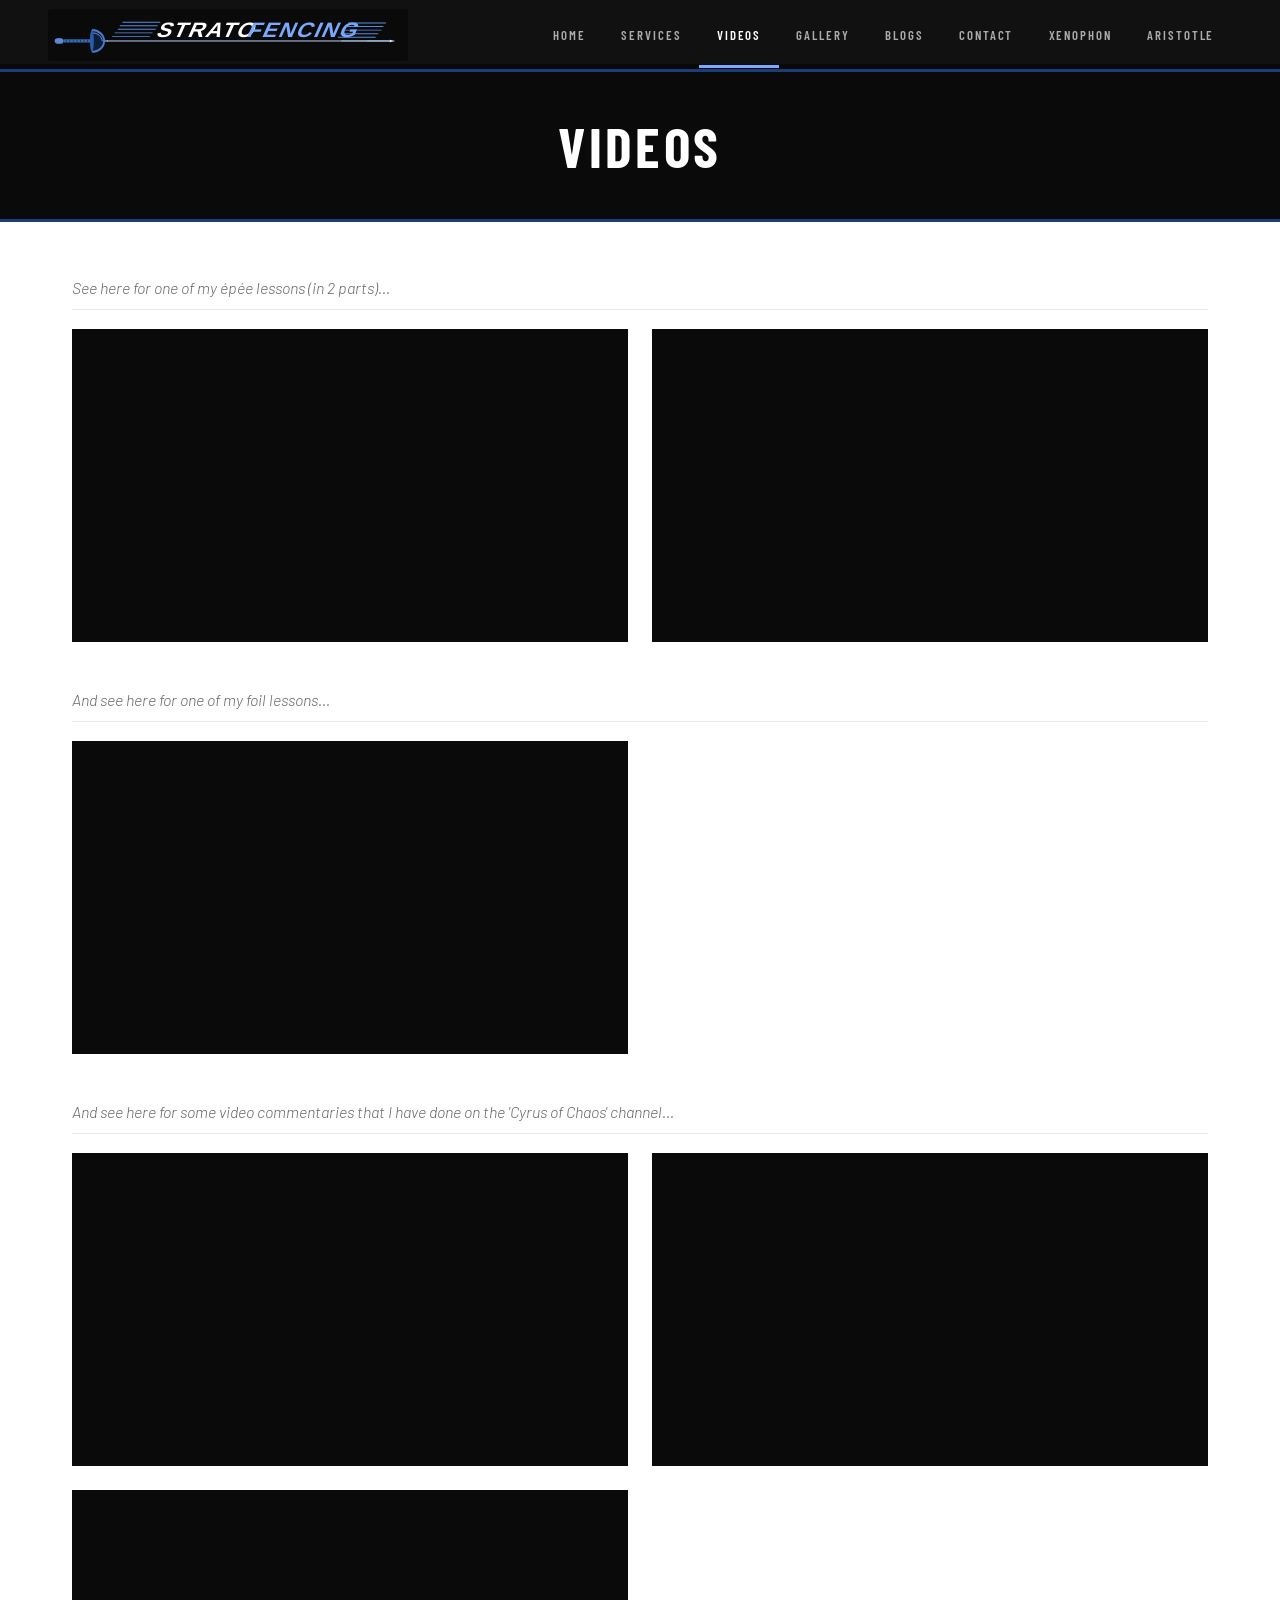
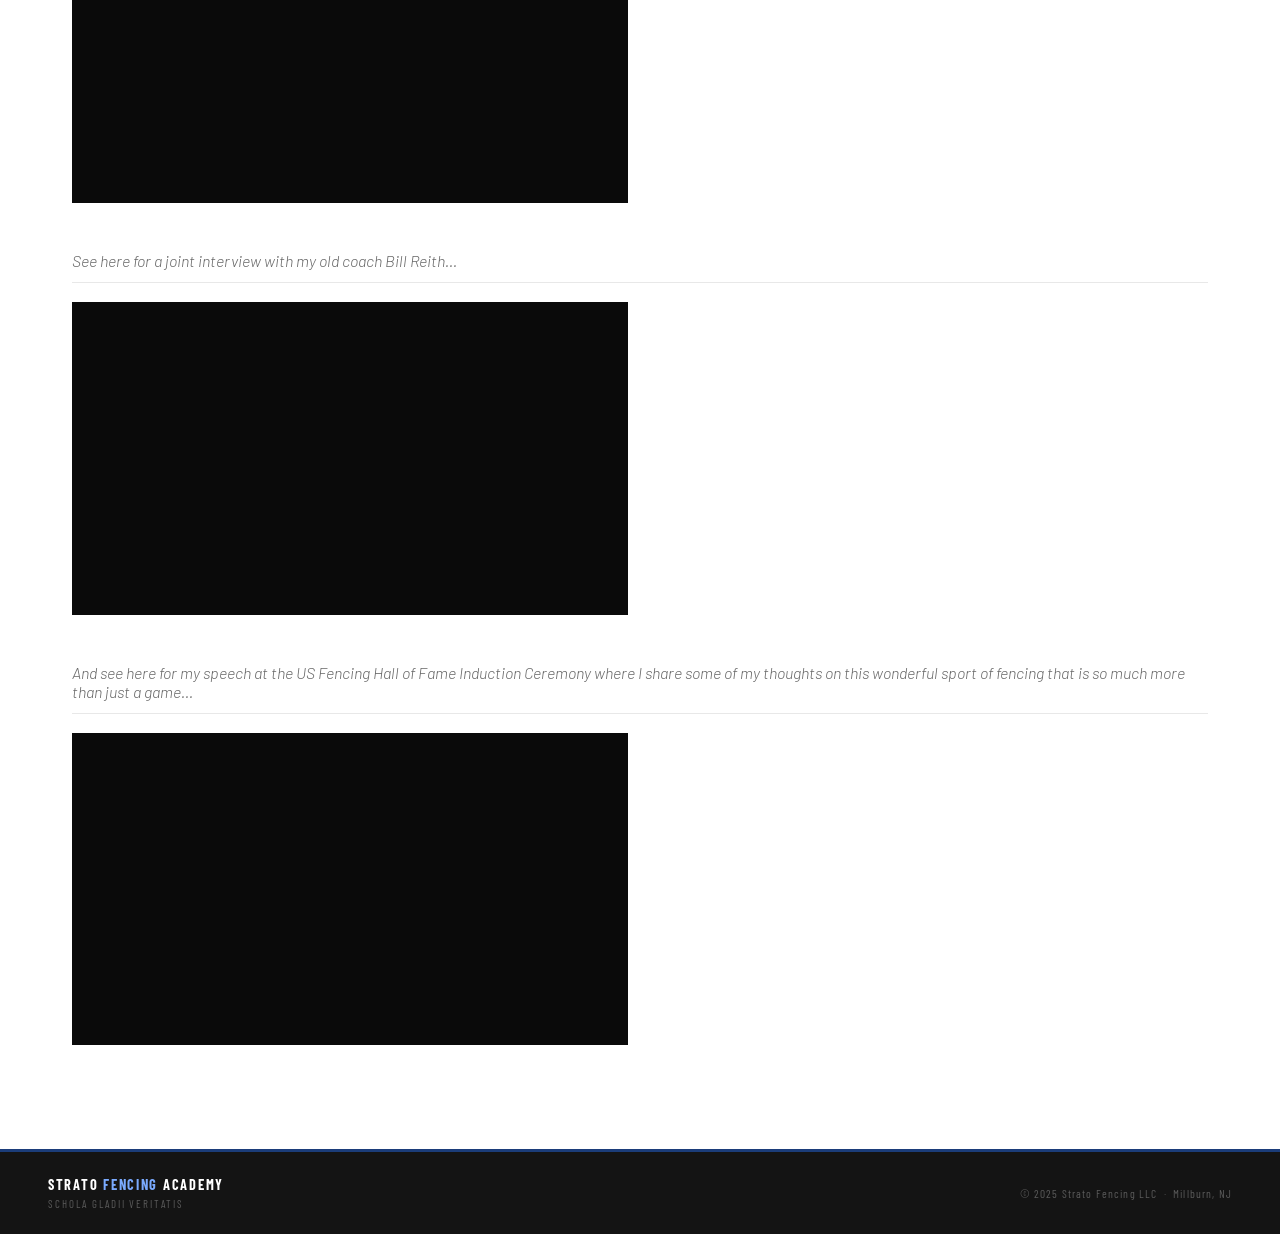
<file: videos.html>
<!DOCTYPE html>
<html lang="en">
<head>
  <meta charset="UTF-8" /><meta name="viewport" content="width=device-width, initial-scale=1.0" />
  <title>Videos | Strato Fencing Academy</title>
  <link rel="preconnect" href="https://fonts.googleapis.com" />
  <link rel="preconnect" href="https://fonts.gstatic.com" crossorigin />
  <link href="https://fonts.googleapis.com/css2?family=Barlow+Condensed:wght@300;400;600;700&family=Barlow:wght@300;400;500&display=swap" rel="stylesheet" />
  <link rel="stylesheet" href="css/style.css" />
</head>
<body>
<nav>
  <a class="nav-logo" href="index.html"><img src="strato-logo.svg" alt="Strato Fencing Academy" class="nav-logo-img"></a>
  <ul class="nav-links">
    <li><a href="index.html">Home</a></li>
    <li><a href="products.html">Services</a></li>
    <li><a href="videos.html" class="active">Videos</a></li>
    <li><a href="gallery.html">Gallery</a></li>
    <li><a href="blogs.html">Blogs</a></li>
    <li><a href="contact.html">Contact</a></li>
    <li><a href="xenophon.html">Xenophon</a></li>
    <li><a href="aristotle.html">Aristotle</a></li>
  </ul>
</nav>
<div class="page-body">
  <div class="page-header"><h1 class="page-header-title">Videos</h1></div>
  <div class="content-wrap-wide">
    <div class="video-section">
      <p class="video-section-label">See here for one of my épée lessons (in 2 parts)...</p>
      <div class="video-row">
        <div class="video-embed"><iframe src="https://www.youtube.com/embed/OCua9TR4RsQ" allowfullscreen loading="lazy" title="Épée Lesson Part 1"></iframe></div>
        <div class="video-embed"><iframe src="https://www.youtube.com/embed/7bpQaBy_OlM" allowfullscreen loading="lazy" title="Épée Lesson Part 2"></iframe></div>
      </div>
    </div>
    <div class="video-section">
      <p class="video-section-label">And see here for one of my foil lessons...</p>
      <div class="video-row">
        <div class="video-embed"><iframe src="https://www.youtube.com/embed/uqmRBqBEWWo" allowfullscreen loading="lazy" title="Foil Lesson"></iframe></div>
      </div>
    </div>
    <div class="video-section">
      <p class="video-section-label">And see here for some video commentaries that I have done on the 'Cyrus of Chaos' channel...</p>
      <div class="video-row">
        <div class="video-embed"><iframe src="https://www.youtube.com/embed/-8HAlr0RiXY" allowfullscreen loading="lazy" title="Épée Analysis"></iframe></div>
        <div class="video-embed"><iframe src="https://www.youtube.com/embed/QeAoGTSIDjw" allowfullscreen loading="lazy" title="Épée Legends"></iframe></div>
        <div class="video-embed"><iframe src="https://www.youtube.com/embed/e5aims_o0sA" allowfullscreen loading="lazy" title="World Champions"></iframe></div>
      </div>
    </div>
    <div class="video-section">
      <p class="video-section-label">See here for a joint interview with my old coach Bill Reith...</p>
      <div class="video-row">
        <div class="video-embed"><iframe src="https://www.youtube.com/embed/mhXpXCDhgQw" allowfullscreen loading="lazy" title="Jon Normile and Bill Reith"></iframe></div>
      </div>
    </div>
    <div class="video-section">
      <p class="video-section-label">And see here for my speech at the US Fencing Hall of Fame Induction Ceremony where I share some of my thoughts on this wonderful sport of fencing that is so much more than just a game...</p>
      <div class="video-row">
        <div class="video-embed"><iframe src="https://www.youtube.com/embed/VUSPpPRZIsw" allowfullscreen loading="lazy" title="Fencing Hall of Fame Induction Speech"></iframe></div>
      </div>
    </div>
  </div>
</div>
<footer>
  <div><div class="footer-logo">Strato <span>Fencing</span> Academy</div><div class="footer-schola">Schola Gladii Veritatis</div></div>
  <div class="footer-copy">&copy; 2025 Strato Fencing LLC &nbsp;·&nbsp; Millburn, NJ</div>
</footer>
</body>
</html>
</file>
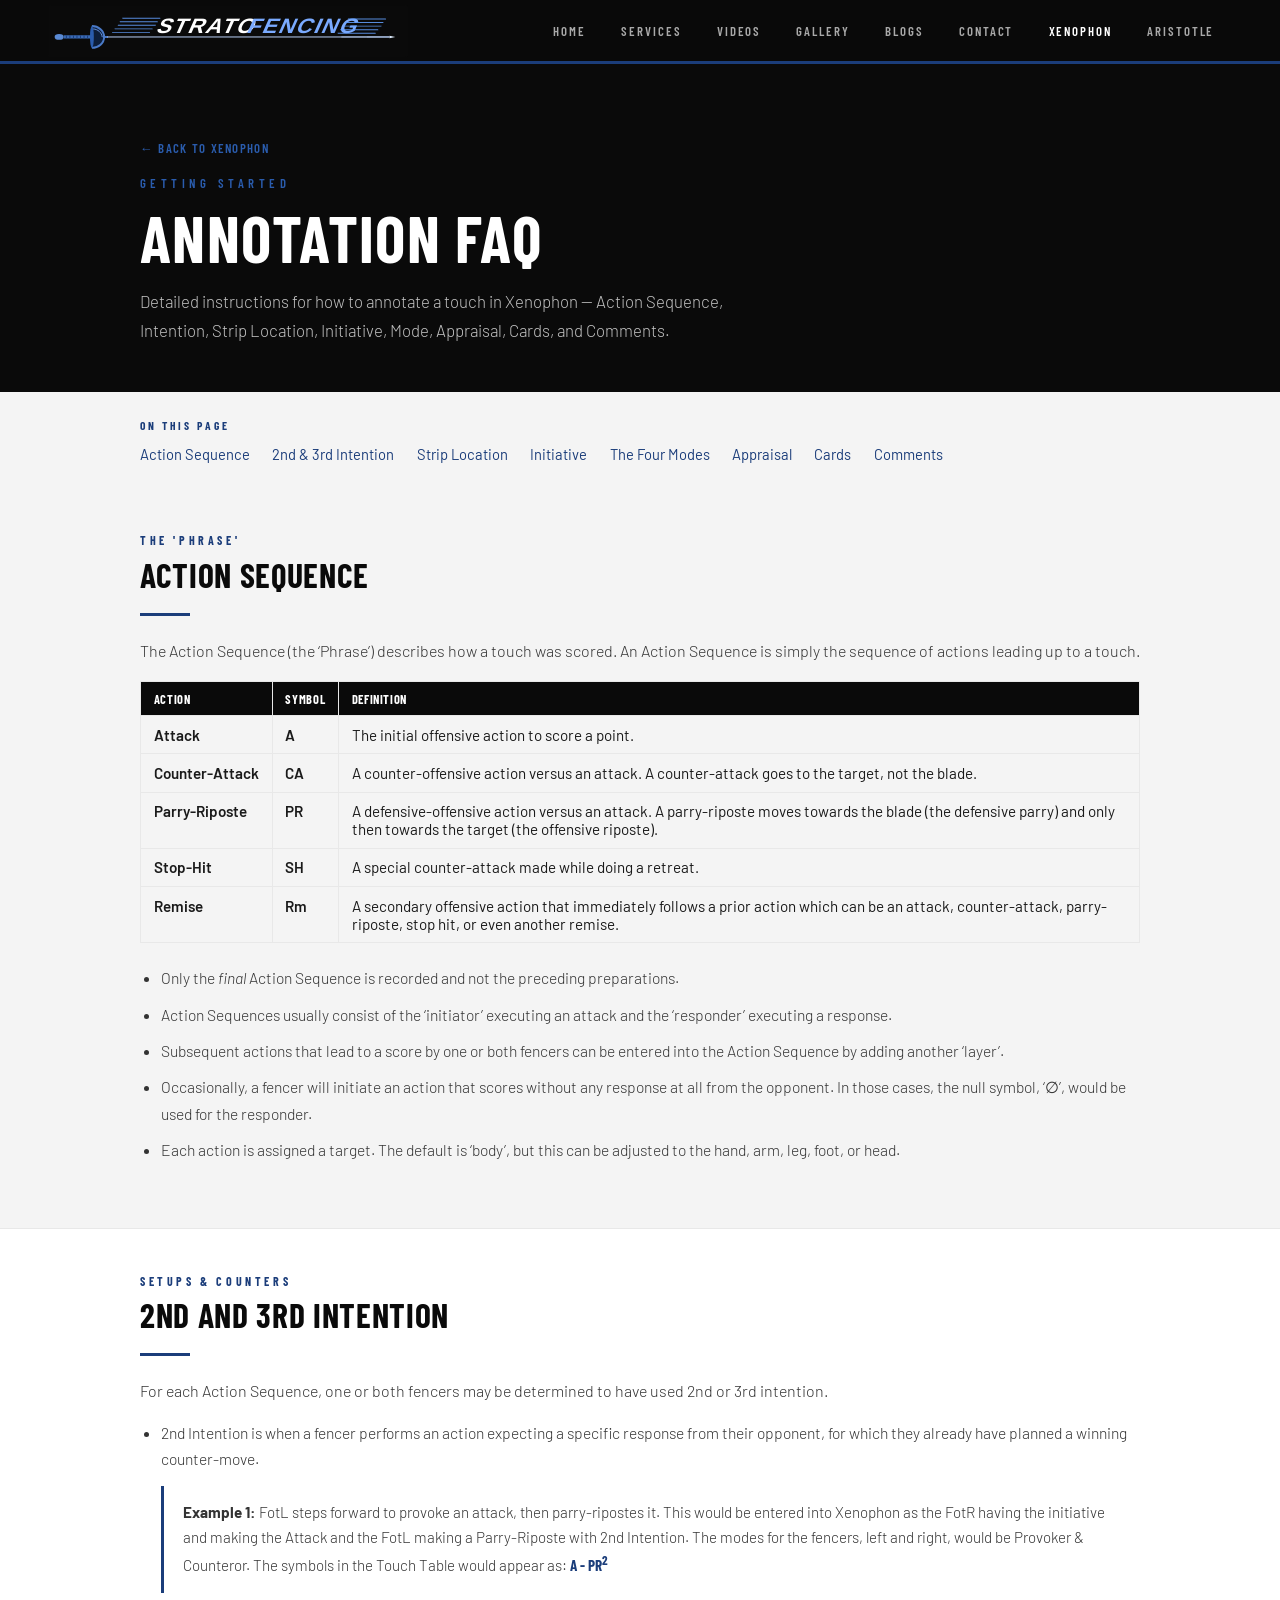
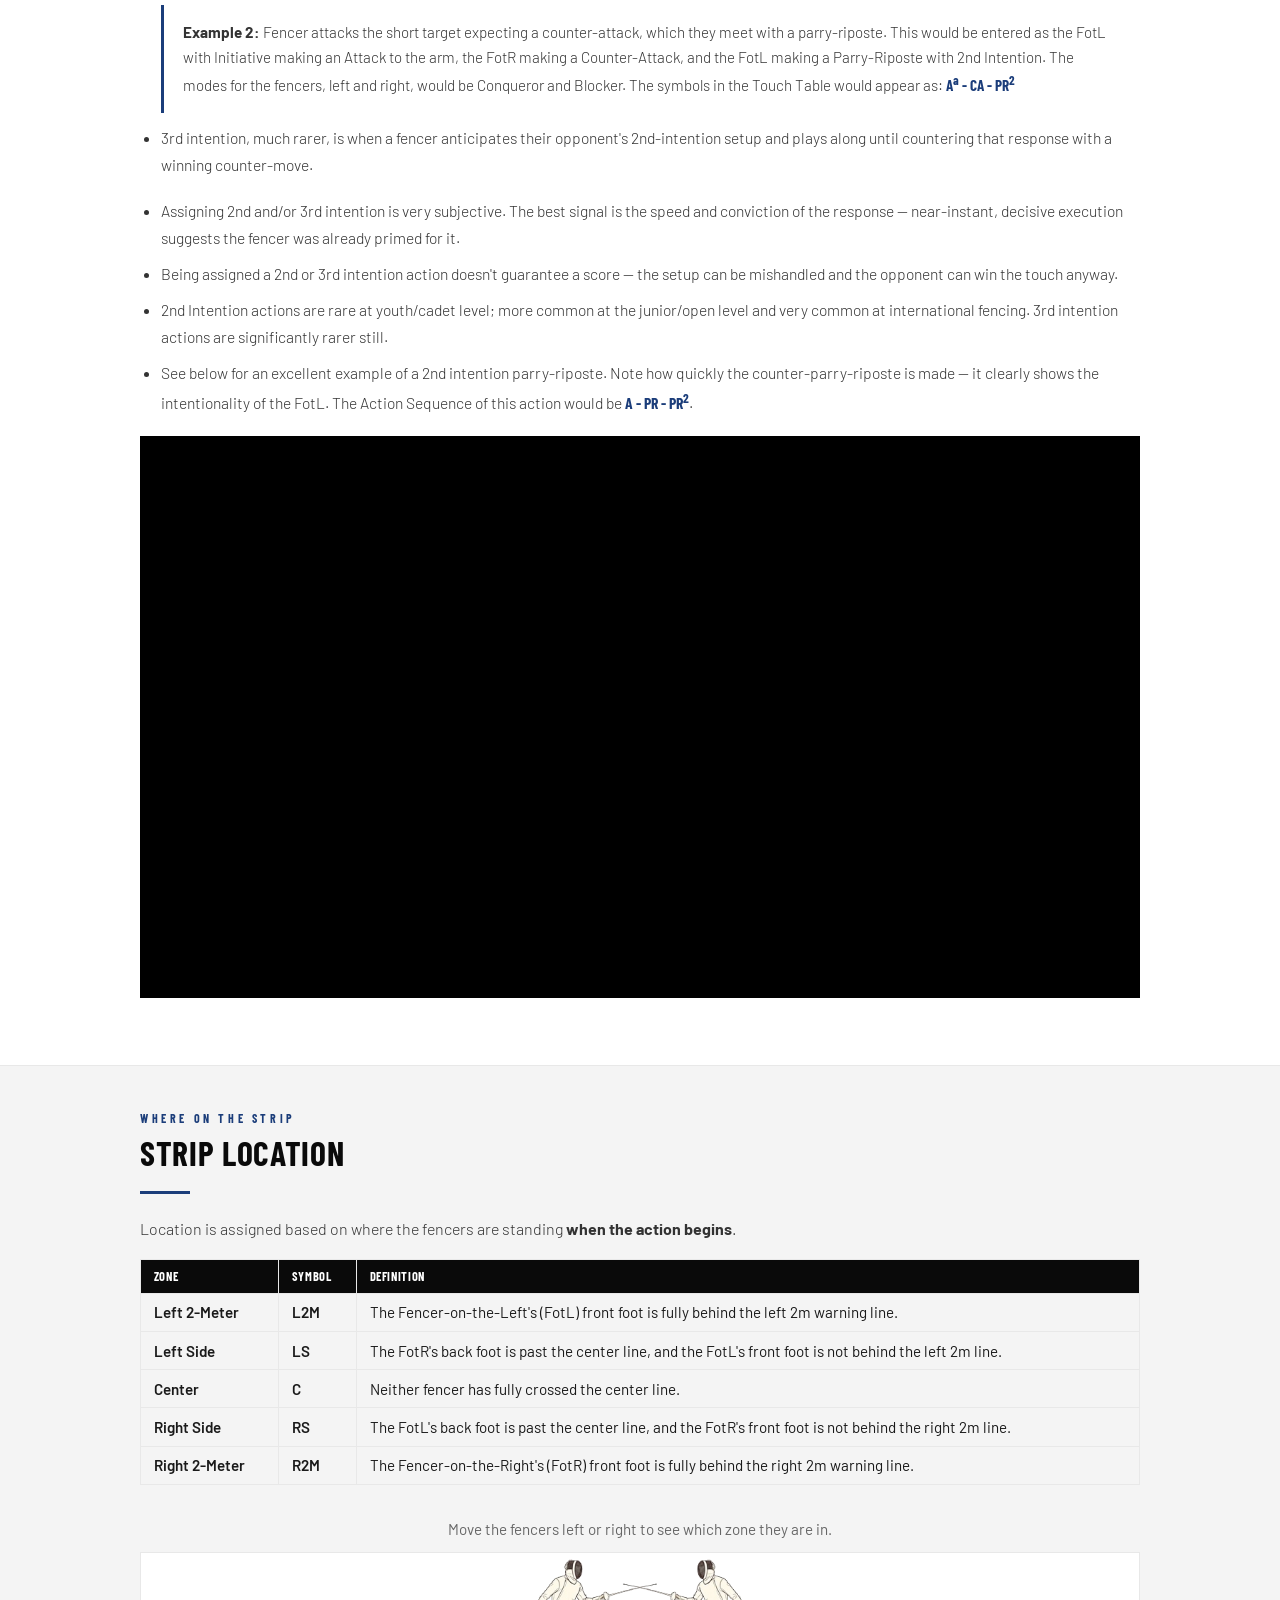
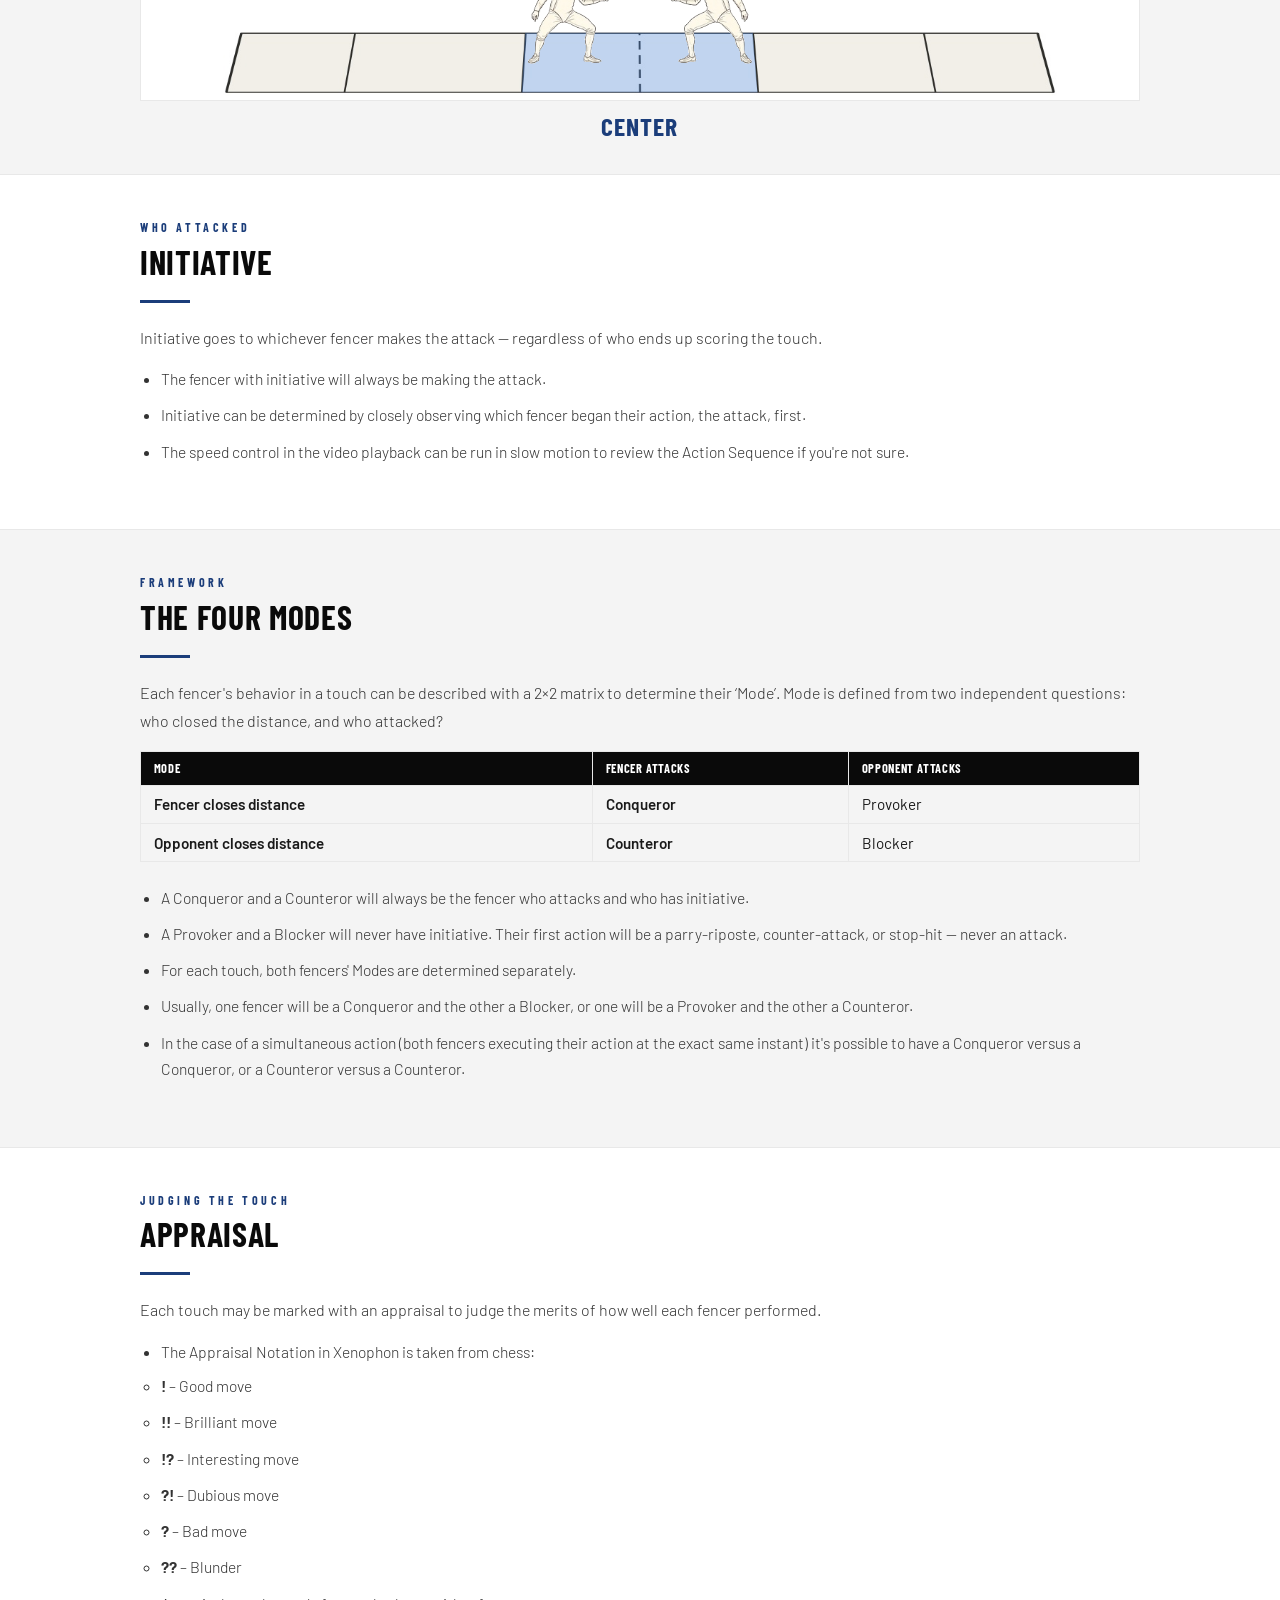
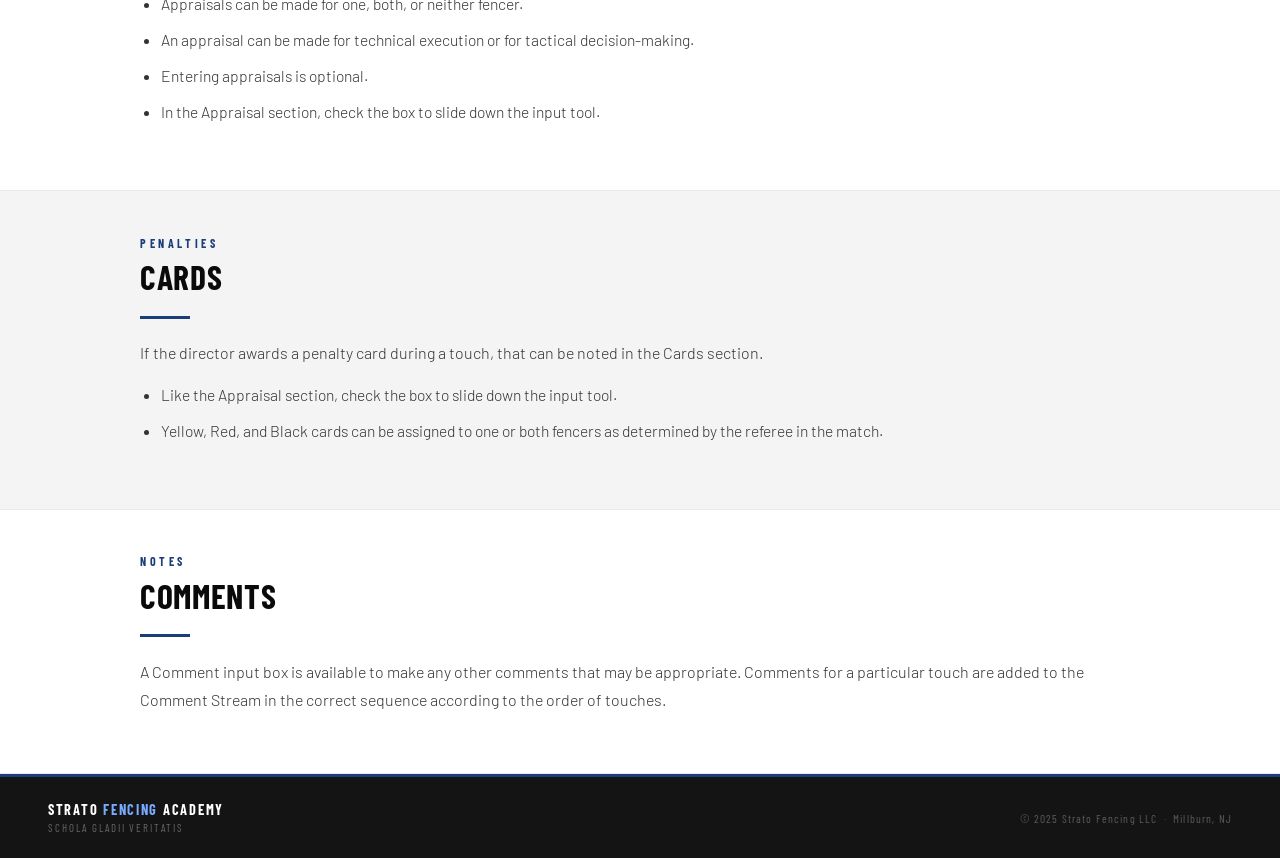
<file: xenophon-faq.html>
<!DOCTYPE html>
<html lang="en">
<head>
  <meta charset="UTF-8" />
  <meta name="viewport" content="width=device-width, initial-scale=1.0" />
  <title>Annotation FAQ | Xenophon | Strato Fencing Academy</title>
  <meta name="description" content="Detailed annotation instructions for Xenophon — Action Sequence, Intention, Strip Location, Initiative, Modes, Appraisal, Cards, and Comments." />
  <link rel="preconnect" href="https://fonts.googleapis.com" />
  <link rel="preconnect" href="https://fonts.gstatic.com" crossorigin />
  <link href="https://fonts.googleapis.com/css2?family=Barlow+Condensed:wght@300;400;600;700&family=Barlow:wght@300;400;500&display=swap" rel="stylesheet" />
  <style>
    *, *::before, *::after { box-sizing: border-box; margin: 0; padding: 0; }

    :root {
      --black:   #0a0a0a;
      --dark:    #141414;
      --white:   #ffffff;
      --off:     #f4f4f4;
      --accent:  #1b3d7a;
      --accent2: #2a5cad;
      --text:    #1a1a1a;
      --muted:   #666666;
      --light:   #e8e8e8;
    }

    html { scroll-behavior: smooth; }

    body {
      font-family: 'Barlow', sans-serif;
      font-size: 17px;
      color: var(--text);
      background: var(--white);
      overflow-x: hidden;
    }

    /* ── NAV ── */
    nav {
      position: fixed; top: 0; left: 0; right: 0; z-index: 200;
      height: 64px;
      display: flex; align-items: center; justify-content: space-between;
      padding: 0 3rem;
      background: rgba(10,10,10,0.95);
      backdrop-filter: blur(6px);
      border-bottom: 3px solid var(--accent);
    }
    .nav-logo { text-decoration: none; display: flex; align-items: center; }
    .nav-logo-img { height: 52px; width: auto; display: block; }
    .nav-links { display: flex; list-style: none; }
    .nav-links a {
      font-family: 'Barlow Condensed', sans-serif;
      font-size: 0.8rem;
      font-weight: 600;
      letter-spacing: 0.15em;
      text-transform: uppercase;
      color: rgba(255,255,255,0.65);
      text-decoration: none;
      padding: 0 1.1rem;
      height: 64px;
      display: flex; align-items: center;
      border-bottom: 3px solid transparent;
      margin-bottom: -3px;
      transition: color 0.2s, border-color 0.2s;
    }
    .nav-links a:hover,
    .nav-links a.active { color: var(--white); border-bottom-color: var(--accent); }

    /* ── HERO ── */
    .faq-hero {
      background: var(--black);
      padding: 8.5rem 3rem 3rem;
    }
    .faq-hero-inner { max-width: 1000px; margin: 0 auto; }
    .back-link {
      display: inline-block;
      font-family: 'Barlow Condensed', sans-serif;
      font-size: 0.8rem;
      font-weight: 600;
      letter-spacing: 0.1em;
      text-transform: uppercase;
      color: var(--accent2);
      text-decoration: none;
      margin-bottom: 1.2rem;
    }
    .back-link:hover { color: #7aaaff; }
    .hero-eyebrow {
      font-family: 'Barlow Condensed', sans-serif;
      font-size: 0.8rem;
      font-weight: 600;
      letter-spacing: 0.35em;
      text-transform: uppercase;
      color: var(--accent2);
      margin-bottom: 0.8rem;
    }
    .hero-title {
      font-family: 'Barlow Condensed', sans-serif;
      font-size: clamp(2.4rem, 6vw, 4rem);
      font-weight: 700;
      line-height: 1.05;
      letter-spacing: 0.02em;
      text-transform: uppercase;
      color: var(--white);
      margin-bottom: 1rem;
    }
    .hero-sub {
      font-size: 1.05rem;
      font-weight: 300;
      color: rgba(255,255,255,0.75);
      max-width: 640px;
      line-height: 1.7;
    }

    /* ── TOC ── */
    .toc {
      background: var(--off);
      padding: 1.6rem 3rem;
    }
    .toc-inner { max-width: 1000px; margin: 0 auto; }
    .toc-label {
      font-family: 'Barlow Condensed', sans-serif;
      font-size: 0.72rem;
      font-weight: 700;
      letter-spacing: 0.25em;
      text-transform: uppercase;
      color: var(--accent);
      margin-bottom: 0.7rem;
    }
    .toc-list {
      list-style: none;
      display: flex;
      flex-wrap: wrap;
      gap: 0.5rem 1.4rem;
    }
    .toc-list a {
      font-size: 0.92rem;
      color: var(--accent);
      text-decoration: none;
      border-bottom: 1px solid transparent;
    }
    .toc-list a:hover { border-bottom-color: var(--accent); }

    /* ── SECTIONS ── */
    section.faq-section { padding: 2.8rem 3rem; border-bottom: 1px solid var(--light); }
    section.faq-section:nth-child(even) { background: var(--off); }
    .section-inner { max-width: 1000px; margin: 0 auto; }
    .section-label {
      font-family: 'Barlow Condensed', sans-serif;
      font-size: 0.75rem;
      font-weight: 700;
      letter-spacing: 0.3em;
      text-transform: uppercase;
      color: var(--accent);
      margin-bottom: 0.6rem;
    }
    .section-title {
      font-family: 'Barlow Condensed', sans-serif;
      font-size: clamp(1.5rem, 3vw, 2.1rem);
      font-weight: 700;
      text-transform: uppercase;
      letter-spacing: 0.02em;
      color: var(--black);
      line-height: 1.1;
      margin-bottom: 1.2rem;
    }
    .section-rule {
      width: 50px; height: 3px;
      background: var(--accent);
      margin-bottom: 1.3rem;
    }
    .body-text {
      font-size: 1rem;
      font-weight: 300;
      line-height: 1.75;
      color: #333;
      margin-bottom: 0.9rem;
    }
    .faq-list {
      margin: 0.8rem 0 1.2rem 0;
      padding-left: 1.3rem;
    }
    .faq-list li {
      font-size: 0.98rem;
      font-weight: 300;
      line-height: 1.7;
      color: #333;
      margin-bottom: 0.6rem;
    }
    .faq-list ul { margin-top: 0.5rem; }
    .faq-example {
      background: var(--white);
      border-left: 3px solid var(--accent);
      padding: 0.9rem 1.2rem;
      margin: 0.8rem 0;
      font-size: 0.95rem;
      line-height: 1.65;
    }
    section.faq-section:nth-child(even) .faq-example { background: var(--white); }
    .notation {
      font-family: 'Barlow Condensed', sans-serif;
      font-weight: 700;
      color: var(--accent);
    }

    table.faq-table {
      width: 100%;
      border-collapse: collapse;
      margin: 1rem 0 1.4rem;
      font-size: 0.95rem;
    }
    table.faq-table th, table.faq-table td {
      border: 1px solid var(--light);
      padding: 0.6rem 0.8rem;
      text-align: left;
      vertical-align: top;
    }
    table.faq-table th {
      background: var(--black);
      color: var(--white);
      font-family: 'Barlow Condensed', sans-serif;
      letter-spacing: 0.05em;
      text-transform: uppercase;
      font-size: 0.78rem;
    }
    table.faq-table td:nth-child(1),
    table.faq-table td:nth-child(2) { white-space: nowrap; font-weight: 600; }

    .strip-examples {
      display: grid;
      grid-template-columns: 1fr;
      gap: 1.6rem;
      margin: 1.4rem 0;
    }
    .strip-example img {
      width: 100%;
      height: auto;
      display: block;
      border: 1px solid var(--light);
      background: #fff;
    }
    .video-embed {
      position: relative;
      width: 100%;
      padding-bottom: 56.25%;
      margin: 1rem 0 1.4rem;
      background: #000;
    }
    .video-embed iframe {
      position: absolute;
      top: 0; left: 0;
      width: 100%; height: 100%;
      border: 0;
    }
    .strip-example-caption {
      font-family: 'Barlow Condensed', sans-serif;
      font-size: 0.85rem;
      font-weight: 600;
      letter-spacing: 0.06em;
      text-transform: uppercase;
      color: var(--muted);
      margin-top: 0.4rem;
    }

    /* ── STRIP ZONE TOOL ── */
    .strip-zone-tool {
      margin: 2.2rem 0 1.8rem;
    }
    .strip-zone-hint {
      font-size: 0.95rem;
      color: var(--muted);
      text-align: center;
      margin-bottom: 0.9rem;
    }
    .strip-zone-wrap {
      position: relative;
    }
    .strip-zone-stage {
      position: relative;
      width: 100%;
      padding-bottom: 14.643%;
      overflow: hidden;
      border: 1px solid var(--light);
      background: #fff;
      cursor: grab;
      touch-action: none;
    }
    .strip-zone-stage:active {
      cursor: grabbing;
    }
    .strip-zone-bg {
      position: absolute;
      left: 7.143%; top: 46.341%;
      width: 85.714%; height: 56.098%;
      pointer-events: none;
      user-select: none;
    }
    .strip-zone-highlight {
      position: absolute;
      left: 7.143%; top: 46.341%;
      width: 85.714%; height: 56.098%;
      background: rgba(64, 140, 255, 0.28);
      pointer-events: none;
      transition: clip-path 0.05s linear, opacity 0.15s linear;
    }
    .strip-zone-highlight.hidden {
      opacity: 0;
    }
    .strip-zone-fencers {
      position: absolute;
      top: -0.976%;
      height: 80.488%;
      width: auto;
      pointer-events: none;
      user-select: none;
    }
    .strip-zone-label {
      position: absolute;
      top: calc(100% + 0.6rem);
      left: 50%;
      transform: translateX(-50%);
      font-family: 'Barlow Condensed', sans-serif;
      font-size: clamp(1.1rem, 2.6vw, 1.6rem);
      font-weight: 700;
      letter-spacing: 0.04em;
      text-transform: uppercase;
      text-align: center;
      color: var(--accent);
      white-space: nowrap;
      transition: left 0.05s linear;
    }
    .strip-zone-label.off-end {
      color: #b0281e;
    }

    /* ── FOOTER ── */
    footer {
      background: var(--dark);
      border-top: 3px solid var(--accent);
      padding: 1.5rem 3rem;
      display: flex;
      justify-content: space-between;
      align-items: center;
    }
    .footer-logo {
      font-family: 'Barlow Condensed', sans-serif;
      font-size: 0.9rem;
      font-weight: 700;
      letter-spacing: 0.12em;
      text-transform: uppercase;
      color: var(--white);
    }
    .footer-logo span { color: #7aaaff; }
    .footer-schola {
      font-family: 'Barlow Condensed', sans-serif;
      font-size: 0.68rem;
      letter-spacing: 0.18em;
      text-transform: uppercase;
      color: rgba(255,255,255,0.35);
      margin-top: 0.2rem;
    }
    .footer-copy {
      font-family: 'Barlow Condensed', sans-serif;
      font-size: 0.72rem;
      letter-spacing: 0.1em;
      color: rgba(255,255,255,0.3);
    }

    /* ── RESPONSIVE ── */
    @media (max-width: 900px) {
      nav { padding: 0 1.2rem; }
      .nav-links a { padding: 0 0.6rem; font-size: 0.72rem; }
      .faq-hero { padding: 6.5rem 1.5rem 2.5rem; }
      section.faq-section { padding: 2rem 1.5rem; }
      .toc { padding: 1.2rem 1.5rem; }
      footer { flex-direction: column; gap: 0.5rem; padding: 1.2rem; text-align: center; }
    }
    @media (min-width: 720px) {
      .strip-examples { grid-template-columns: 1fr; }
    }
  </style>
</head>
<body>

<!-- NAV -->
<nav>
  <a class="nav-logo" href="index.html"><img src="strato-logo.svg" alt="Strato Fencing Academy" class="nav-logo-img"></a>
  <ul class="nav-links">
    <li><a href="index.html">Home</a></li>
    <li><a href="products.html">Services</a></li>
    <li><a href="videos.html">Videos</a></li>
    <li><a href="gallery.html">Gallery</a></li>
    <li><a href="blogs.html">Blogs</a></li>
    <li><a href="contact.html">Contact</a></li>
    <li><a href="xenophon.html" class="active">Xenophon</a></li>
    <li><a href="aristotle.html">Aristotle</a></li>
  </ul>
</nav>

<!-- HERO -->
<div class="faq-hero">
  <div class="faq-hero-inner">
    <a class="back-link" href="xenophon.html#how">&larr; Back to Xenophon</a>
    <div class="hero-eyebrow">Getting Started</div>
    <h1 class="hero-title">Annotation FAQ</h1>
    <p class="hero-sub">Detailed instructions for how to annotate a touch in Xenophon — Action Sequence, Intention, Strip Location, Initiative, Mode, Appraisal, Cards, and Comments.</p>
  </div>
</div>

<!-- TOC -->
<div class="toc">
  <div class="toc-inner">
    <div class="toc-label">On This Page</div>
    <ul class="toc-list">
      <li><a href="#action-sequence">Action Sequence</a></li>
      <li><a href="#intention">2nd &amp; 3rd Intention</a></li>
      <li><a href="#strip-location">Strip Location</a></li>
      <li><a href="#initiative">Initiative</a></li>
      <li><a href="#modes">The Four Modes</a></li>
      <li><a href="#appraisal">Appraisal</a></li>
      <li><a href="#cards">Cards</a></li>
      <li><a href="#comments">Comments</a></li>
    </ul>
  </div>
</div>

<!-- ACTION SEQUENCE -->
<section class="faq-section" id="action-sequence">
  <div class="section-inner">
    <div class="section-label">The 'Phrase'</div>
    <h2 class="section-title">Action Sequence</h2>
    <div class="section-rule"></div>
    <p class="body-text">The Action Sequence (the &lsquo;Phrase&rsquo;) describes how a touch was scored. An Action Sequence is simply the sequence of actions leading up to a touch.</p>
    <table class="faq-table">
      <tr><th>Action</th><th>Symbol</th><th>Definition</th></tr>
      <tr><td>Attack</td><td>A</td><td>The initial offensive action to score a point.</td></tr>
      <tr><td>Counter-Attack</td><td>CA</td><td>A counter-offensive action versus an attack. A counter-attack goes to the target, not the blade.</td></tr>
      <tr><td>Parry-Riposte</td><td>PR</td><td>A defensive-offensive action versus an attack. A parry-riposte moves towards the blade (the defensive parry) and only then towards the target (the offensive riposte).</td></tr>
      <tr><td>Stop-Hit</td><td>SH</td><td>A special counter-attack made while doing a retreat.</td></tr>
      <tr><td>Remise</td><td>Rm</td><td>A secondary offensive action that immediately follows a prior action which can be an attack, counter-attack, parry-riposte, stop hit, or even another remise.</td></tr>
    </table>
    <ul class="faq-list">
      <li>Only the <em>final</em> Action Sequence is recorded and not the preceding preparations.</li>
      <li>Action Sequences usually consist of the &lsquo;initiator&rsquo; executing an attack and the &lsquo;responder&rsquo; executing a response.</li>
      <li>Subsequent actions that lead to a score by one or both fencers can be entered into the Action Sequence by adding another &lsquo;layer&rsquo;.</li>
      <li>Occasionally, a fencer will initiate an action that scores without any response at all from the opponent. In those cases, the null symbol, &lsquo;&empty;&rsquo;, would be used for the responder.</li>
      <li>Each action is assigned a target. The default is &lsquo;body&rsquo;, but this can be adjusted to the hand, arm, leg, foot, or head.</li>
    </ul>
  </div>
</section>

<!-- INTENTION -->
<section class="faq-section" id="intention">
  <div class="section-inner">
    <div class="section-label">Setups &amp; Counters</div>
    <h2 class="section-title">2nd and 3rd Intention</h2>
    <div class="section-rule"></div>
    <p class="body-text">For each Action Sequence, one or both fencers may be determined to have used 2nd or 3rd intention.</p>
    <ul class="faq-list">
      <li>2nd Intention is when a fencer performs an action expecting a specific response from their opponent, for which they already have planned a winning counter-move.
        <div class="faq-example"><strong>Example 1:</strong> FotL steps forward to provoke an attack, then parry-ripostes it. This would be entered into Xenophon as the FotR having the initiative and making the Attack and the FotL making a Parry-Riposte with 2nd Intention. The modes for the fencers, left and right, would be Provoker &amp; Counteror. The symbols in the Touch Table would appear as: <span class="notation">A - PR<sup>2</sup></span></div>
        <div class="faq-example"><strong>Example 2:</strong> Fencer attacks the short target expecting a counter-attack, which they meet with a parry-riposte. This would be entered as the FotL with Initiative making an Attack to the arm, the FotR making a Counter-Attack, and the FotL making a Parry-Riposte with 2nd Intention. The modes for the fencers, left and right, would be Conqueror and Blocker. The symbols in the Touch Table would appear as: <span class="notation">A<sup>a</sup> - CA - PR<sup>2</sup></span></div>
      </li>
      <li>3rd intention, much rarer, is when a fencer anticipates their opponent's 2nd-intention setup and plays along until countering that response with a winning counter-move.</li>
    </ul>
    <ul class="faq-list">
      <li>Assigning 2nd and/or 3rd intention is very subjective. The best signal is the speed and conviction of the response — near-instant, decisive execution suggests the fencer was already primed for it.</li>
      <li>Being assigned a 2nd or 3rd intention action doesn't guarantee a score — the setup can be mishandled and the opponent can win the touch anyway.</li>
      <li>2nd Intention actions are rare at youth/cadet level; more common at the junior/open level and very common at international fencing. 3rd intention actions are significantly rarer still.</li>
      <li>See below for an excellent example of a 2nd intention parry-riposte. Note how quickly the counter-parry-riposte is made — it clearly shows the intentionality of the FotL. The Action Sequence of this action would be <span class="notation">A - PR - PR<sup>2</sup></span>.</li>
    </ul>
    <div class="video-embed">
      <iframe width="560" height="315" src="https://www.youtube.com/embed/36llOX6fhy8?si=jy99I2doQ8nHzIuc" title="2nd Intention Parry-Riposte Example" frameborder="0" allow="accelerometer; autoplay; clipboard-write; encrypted-media; gyroscope; picture-in-picture; web-share" referrerpolicy="strict-origin-when-cross-origin" allowfullscreen></iframe>
    </div>
  </div>
</section>

<!-- STRIP LOCATION -->
<section class="faq-section" id="strip-location">
  <div class="section-inner">
    <div class="section-label">Where on the Strip</div>
    <h2 class="section-title">Strip Location</h2>
    <div class="section-rule"></div>
    <p class="body-text">Location is assigned based on where the fencers are standing <strong>when the action begins</strong>.</p>
    <table class="faq-table">
      <tr><th>Zone</th><th>Symbol</th><th>Definition</th></tr>
      <tr><td>Left 2-Meter</td><td>L2M</td><td>The Fencer-on-the-Left's (FotL) front foot is fully behind the left 2m warning line.</td></tr>
      <tr><td>Left Side</td><td>LS</td><td>The FotR's back foot is past the center line, and the FotL's front foot is not behind the left 2m line.</td></tr>
      <tr><td>Center</td><td>C</td><td>Neither fencer has fully crossed the center line.</td></tr>
      <tr><td>Right Side</td><td>RS</td><td>The FotL's back foot is past the center line, and the FotR's front foot is not behind the right 2m line.</td></tr>
      <tr><td>Right 2-Meter</td><td>R2M</td><td>The Fencer-on-the-Right's (FotR) front foot is fully behind the right 2m warning line.</td></tr>
    </table>

    <div class="strip-zone-tool">
      <div class="strip-zone-hint">Move the fencers left or right to see which zone they are in.</div>
      <div class="strip-zone-wrap">
        <div class="strip-zone-stage" id="strip-zone-stage">
          <img src="faq-strip-diagram.jpg" class="strip-zone-bg" alt="Fencing strip diagram" draggable="false">
          <div class="strip-zone-highlight" id="strip-zone-highlight"></div>
          <img src="faq-strip-fencers.png" class="strip-zone-fencers" id="strip-zone-fencers" alt="Drag to see which zone the fencers are in" draggable="false">
        </div>
        <div class="strip-zone-label" id="strip-zone-label">Center</div>
      </div>
    </div>
  </div>
</section>

<!-- INITIATIVE -->
<section class="faq-section" id="initiative">
  <div class="section-inner">
    <div class="section-label">Who Attacked</div>
    <h2 class="section-title">Initiative</h2>
    <div class="section-rule"></div>
    <p class="body-text">Initiative goes to whichever fencer makes the attack — regardless of who ends up scoring the touch.</p>
    <ul class="faq-list">
      <li>The fencer with initiative will always be making the attack.</li>
      <li>Initiative can be determined by closely observing which fencer began their action, the attack, first.</li>
      <li>The speed control in the video playback can be run in slow motion to review the Action Sequence if you're not sure.</li>
    </ul>
  </div>
</section>

<!-- MODES -->
<section class="faq-section" id="modes">
  <div class="section-inner">
    <div class="section-label">Framework</div>
    <h2 class="section-title">The Four Modes</h2>
    <div class="section-rule"></div>
    <p class="body-text">Each fencer's behavior in a touch can be described with a 2&times;2 matrix to determine their &lsquo;Mode&rsquo;. Mode is defined from two independent questions: who closed the distance, and who attacked?</p>
    <table class="faq-table">
      <tr><th>Mode</th><th>Fencer Attacks</th><th>Opponent Attacks</th></tr>
      <tr><td>Fencer closes distance</td><td>Conqueror</td><td>Provoker</td></tr>
      <tr><td>Opponent closes distance</td><td>Counteror</td><td>Blocker</td></tr>
    </table>
    <ul class="faq-list">
      <li>A Conqueror and a Counteror will always be the fencer who attacks and who has initiative.</li>
      <li>A Provoker and a Blocker will never have initiative. Their first action will be a parry-riposte, counter-attack, or stop-hit — never an attack.</li>
      <li>For each touch, both fencers' Modes are determined separately.</li>
      <li>Usually, one fencer will be a Conqueror and the other a Blocker, or one will be a Provoker and the other a Counteror.</li>
      <li>In the case of a simultaneous action (both fencers executing their action at the exact same instant) it's possible to have a Conqueror versus a Conqueror, or a Counteror versus a Counteror.</li>
    </ul>
  </div>
</section>

<!-- APPRAISAL -->
<section class="faq-section" id="appraisal">
  <div class="section-inner">
    <div class="section-label">Judging the Touch</div>
    <h2 class="section-title">Appraisal</h2>
    <div class="section-rule"></div>
    <p class="body-text">Each touch may be marked with an appraisal to judge the merits of how well each fencer performed.</p>
    <ul class="faq-list">
      <li>The Appraisal Notation in Xenophon is taken from chess:
        <ul>
          <li><strong>!</strong> &ndash; Good move</li>
          <li><strong>!!</strong> &ndash; Brilliant move</li>
          <li><strong>!?</strong> &ndash; Interesting move</li>
          <li><strong>?!</strong> &ndash; Dubious move</li>
          <li><strong>?</strong> &ndash; Bad move</li>
          <li><strong>??</strong> &ndash; Blunder</li>
        </ul>
      </li>
      <li>Appraisals can be made for one, both, or neither fencer.</li>
      <li>An appraisal can be made for technical execution or for tactical decision-making.</li>
      <li>Entering appraisals is optional.</li>
      <li>In the Appraisal section, check the box to slide down the input tool.</li>
    </ul>
  </div>
</section>

<!-- CARDS -->
<section class="faq-section" id="cards">
  <div class="section-inner">
    <div class="section-label">Penalties</div>
    <h2 class="section-title">Cards</h2>
    <div class="section-rule"></div>
    <p class="body-text">If the director awards a penalty card during a touch, that can be noted in the Cards section.</p>
    <ul class="faq-list">
      <li>Like the Appraisal section, check the box to slide down the input tool.</li>
      <li>Yellow, Red, and Black cards can be assigned to one or both fencers as determined by the referee in the match.</li>
    </ul>
  </div>
</section>

<!-- COMMENTS -->
<section class="faq-section" id="comments">
  <div class="section-inner">
    <div class="section-label">Notes</div>
    <h2 class="section-title">Comments</h2>
    <div class="section-rule"></div>
    <p class="body-text">A Comment input box is available to make any other comments that may be appropriate. Comments for a particular touch are added to the Comment Stream in the correct sequence according to the order of touches.</p>
  </div>
</section>

<!-- FOOTER -->
<footer>
  <div>
    <div class="footer-logo">Strato <span>Fencing</span> Academy</div>
    <div class="footer-schola">Schola Gladii Veritatis</div>
  </div>
  <div class="footer-copy">&copy; 2025 Strato Fencing LLC &nbsp;&middot;&nbsp; Millburn, NJ</div>
</footer>

<script>
(function () {
  var FRAME_LEFT = -100, FRAME_W = 1400;
  var FRAME_TOP = -95, FRAME_H = 205;
  var LEFT_END = 30, LEFT_2M = 192.5, ENGARDE_L = 436.5, CENTER = 599.5, ENGARDE_R = 761.5, RIGHT_2M = 1005.5, RIGHT_END = 1168;
  var FOTL_BACK = 10, FOTL_FRONT = 112, FOTR_FRONT = 221, FOTR_BACK = 323;
  var FENCERS_W = 333;
  var END_GAP = 3;
  var DRAG_MIN = LEFT_END - END_GAP - FOTL_FRONT;
  var DRAG_MAX = RIGHT_END + END_GAP - FOTR_FRONT;

  // Diagram is drawn in perspective (narrower at the top/far edge, wider at the
  // bottom/floor edge) — measured top/bottom native-x for each divider line, so
  // the zone shading can be drawn as a matching trapezoid, not a plain rectangle.
  var DIAGRAM_NATIVE_W = 1200, DIAGRAM_TOP_Y = 16, DIAGRAM_BOT_Y = 100, DIAGRAM_NATIVE_H = 115;
  var PERSPECTIVE = {
    30: [40.6, 20.0],
    192.5: [199.6, 185.6],
    436.5: [439.0, 433.9],
    599.5: [599.5, 599.5],
    761.5: [758.4, 765.0],
    1005.5: [997.9, 1013.3],
    1168: [1156.9, 1179.0]
  };
  function perspTopBot(x) {
    return PERSPECTIVE[x] || [x, x];
  }

  var stage = document.getElementById('strip-zone-stage');
  var fencers = document.getElementById('strip-zone-fencers');
  var label = document.getElementById('strip-zone-label');
  var highlight = document.getElementById('strip-zone-highlight');
  if (!stage || !fencers || !label || !highlight) return;

  var dragX = (DRAG_MIN + DRAG_MAX) / 2;
  var dragging = false;
  var grabOffset = 0;

  function toLeftPct(nativeX) {
    return (nativeX - FRAME_LEFT) / FRAME_W * 100;
  }

  function zoneInfo(x) {
    if (x <= DRAG_MIN) return { text: 'Off the End, Touch for FotR!', offEnd: true, span: [x, x + FENCERS_W] };
    if (x >= DRAG_MAX) return { text: 'Off the End, Touch for FotL!', offEnd: true, span: [x, x + FENCERS_W] };

    var fotLBack = x + FOTL_BACK;
    var fotLFront = x + FOTL_FRONT;
    var fotRFront = x + FOTR_FRONT;
    var fotRBack = x + FOTR_BACK;

    if (fotLFront < LEFT_2M) return { text: 'Left 2-Meter', offEnd: false, span: [LEFT_END, LEFT_2M] };
    if (fotRFront > RIGHT_2M) return { text: 'Right 2-Meter', offEnd: false, span: [RIGHT_2M, RIGHT_END] };
    if (fotLBack > CENTER && fotRFront < RIGHT_2M) return { text: 'Right Side', offEnd: false, span: [CENTER, RIGHT_2M] };
    if (fotRBack < CENTER && fotLFront > LEFT_2M) return { text: 'Left Side', offEnd: false, span: [LEFT_2M, CENTER] };
    return { text: 'Center', offEnd: false, span: [ENGARDE_L, ENGARDE_R] };
  }

  function render() {
    fencers.style.left = toLeftPct(dragX) + '%';
    var zone = zoneInfo(dragX);
    label.textContent = zone.text;
    label.classList.toggle('off-end', zone.offEnd);
    var midPct = toLeftPct((zone.span[0] + zone.span[1]) / 2);
    label.style.left = midPct + '%';

    var wrap = stage.parentElement;
    var wrapRect = wrap.getBoundingClientRect();
    var labelRect = label.getBoundingClientRect();
    var pad = 4;
    if (labelRect.left < wrapRect.left + pad) {
      midPct += (wrapRect.left + pad - labelRect.left) / wrapRect.width * 100;
      label.style.left = midPct + '%';
    } else if (labelRect.right > wrapRect.right - pad) {
      midPct -= (labelRect.right - (wrapRect.right - pad)) / wrapRect.width * 100;
      label.style.left = midPct + '%';
    }

    if (zone.offEnd) {
      highlight.classList.add('hidden');
    } else {
      highlight.classList.remove('hidden');
      var left = perspTopBot(zone.span[0]);
      var right = perspTopBot(zone.span[1]);
      var yTopPct = DIAGRAM_TOP_Y / DIAGRAM_NATIVE_H * 100;
      var yBotPct = DIAGRAM_BOT_Y / DIAGRAM_NATIVE_H * 100;
      var xPct = function (nativeX) { return nativeX / DIAGRAM_NATIVE_W * 100; };
      highlight.style.clipPath = 'polygon(' +
        xPct(left[0]) + '% ' + yTopPct + '%, ' +
        xPct(right[0]) + '% ' + yTopPct + '%, ' +
        xPct(right[1]) + '% ' + yBotPct + '%, ' +
        xPct(left[1]) + '% ' + yBotPct + '%)';
    }
  }

  function naturalX(clientX) {
    var rect = stage.getBoundingClientRect();
    var scale = rect.width / FRAME_W;
    return (clientX - rect.left) / scale + FRAME_LEFT;
  }

  function clamp(x) {
    return Math.max(DRAG_MIN, Math.min(DRAG_MAX, x));
  }

  stage.addEventListener('pointerdown', function (e) {
    dragging = true;
    grabOffset = naturalX(e.clientX) - dragX;
    stage.setPointerCapture(e.pointerId);
  });

  stage.addEventListener('pointermove', function (e) {
    if (!dragging) return;
    dragX = clamp(naturalX(e.clientX) - grabOffset);
    render();
  });

  function endDrag(e) {
    dragging = false;
  }
  stage.addEventListener('pointerup', endDrag);
  stage.addEventListener('pointercancel', endDrag);

  render();
})();
</script>

</body>
</html>
</file>
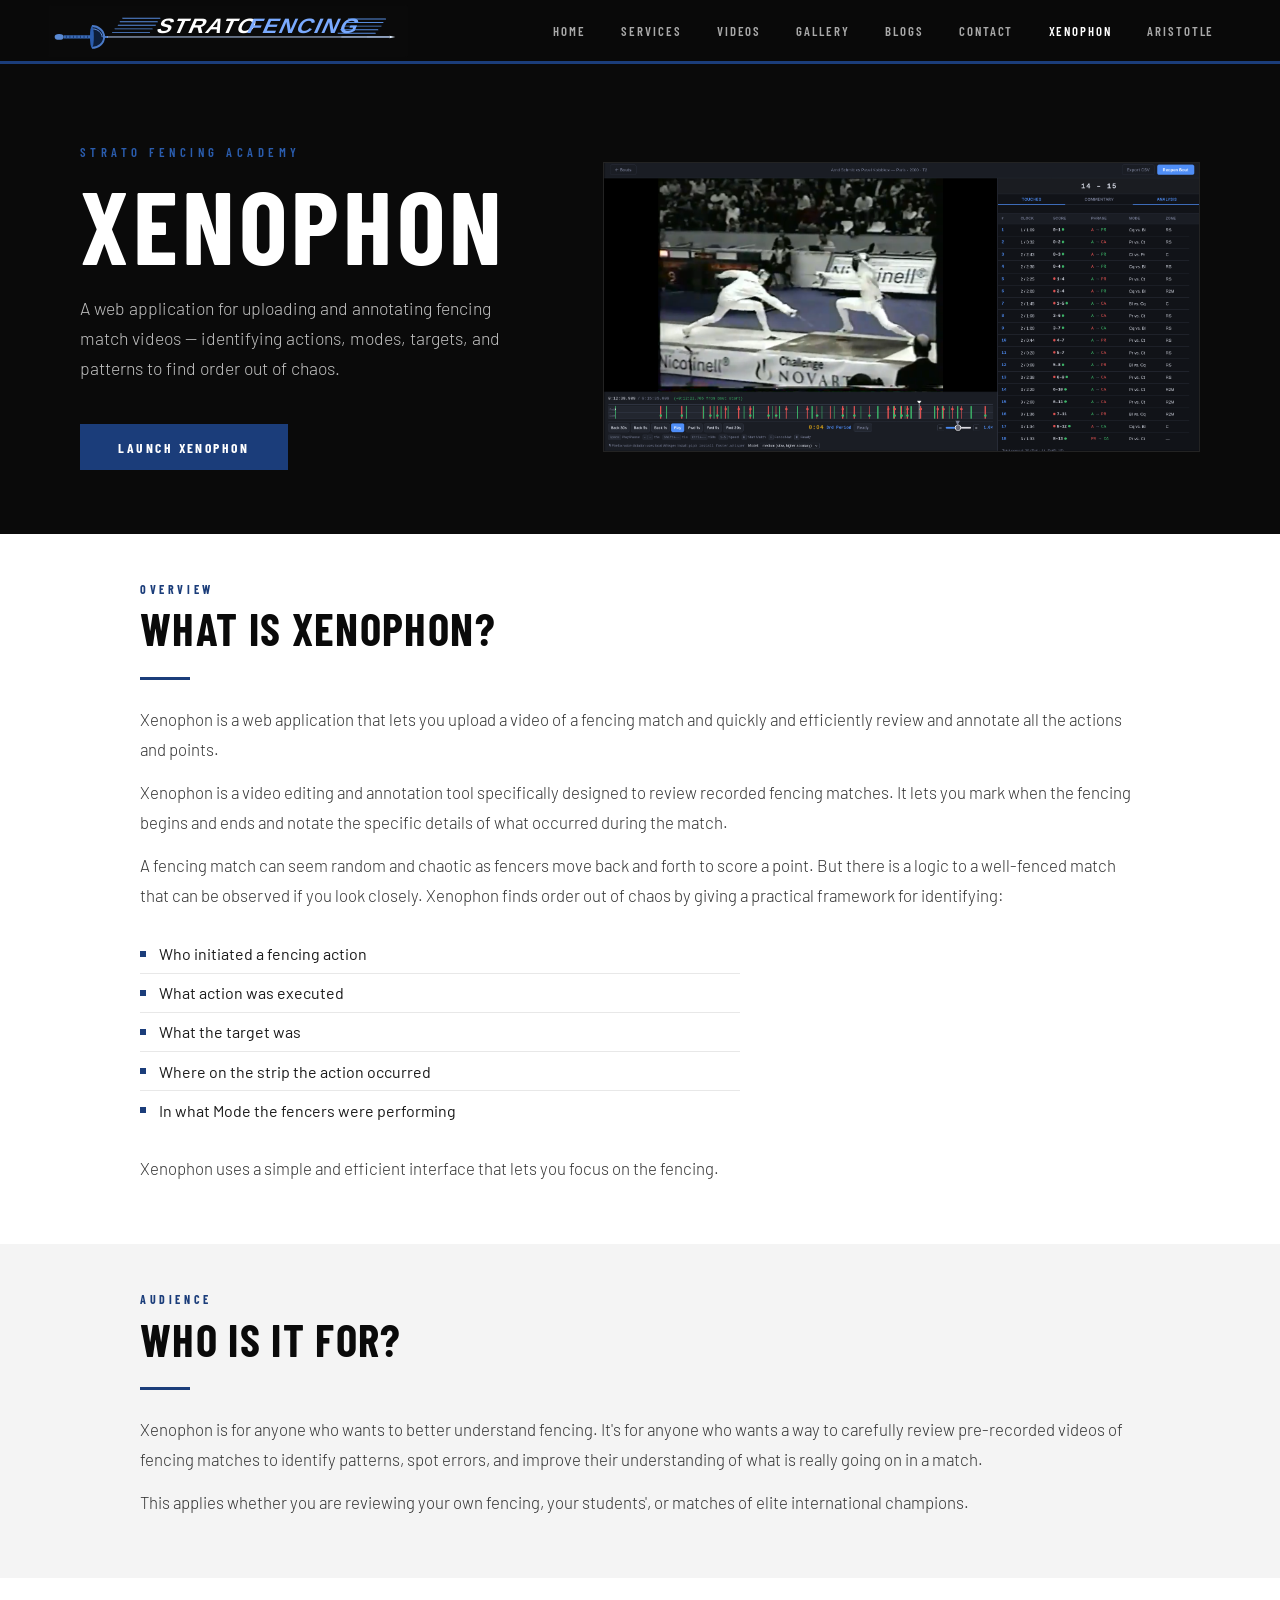
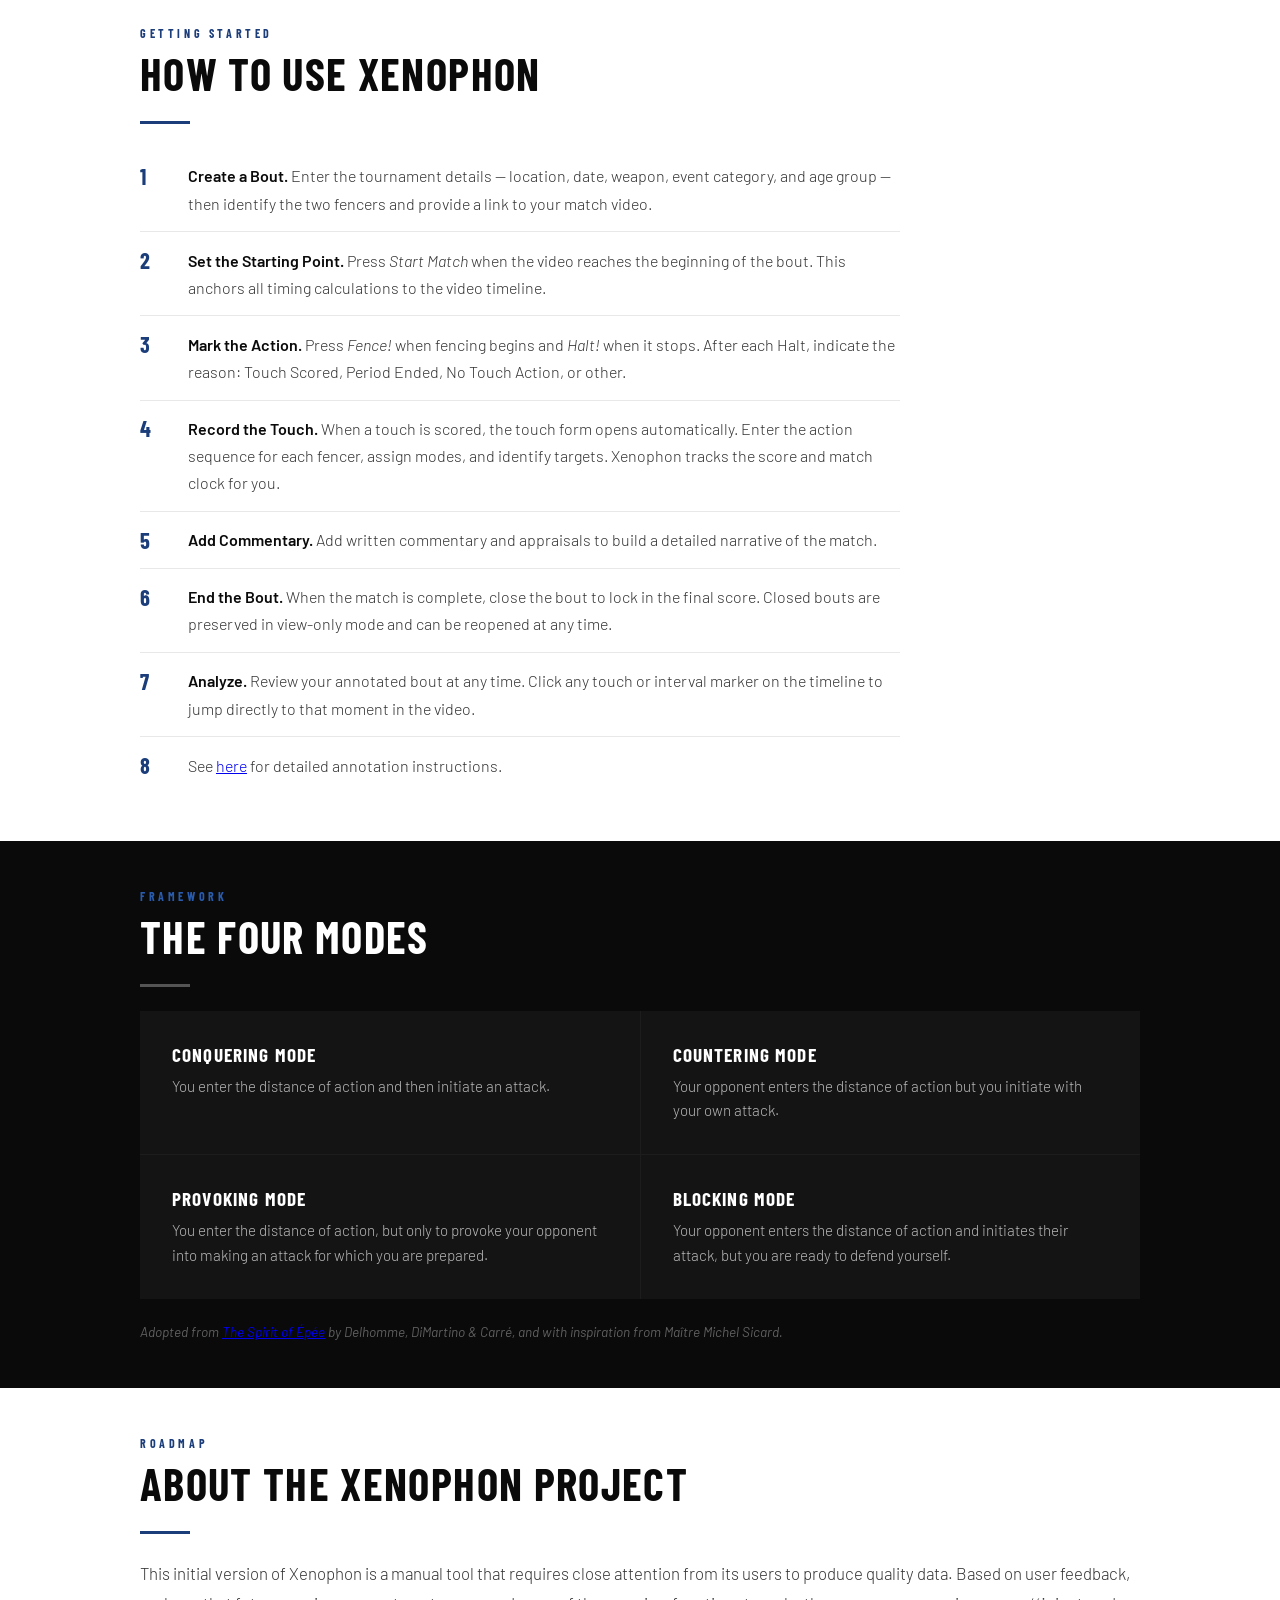
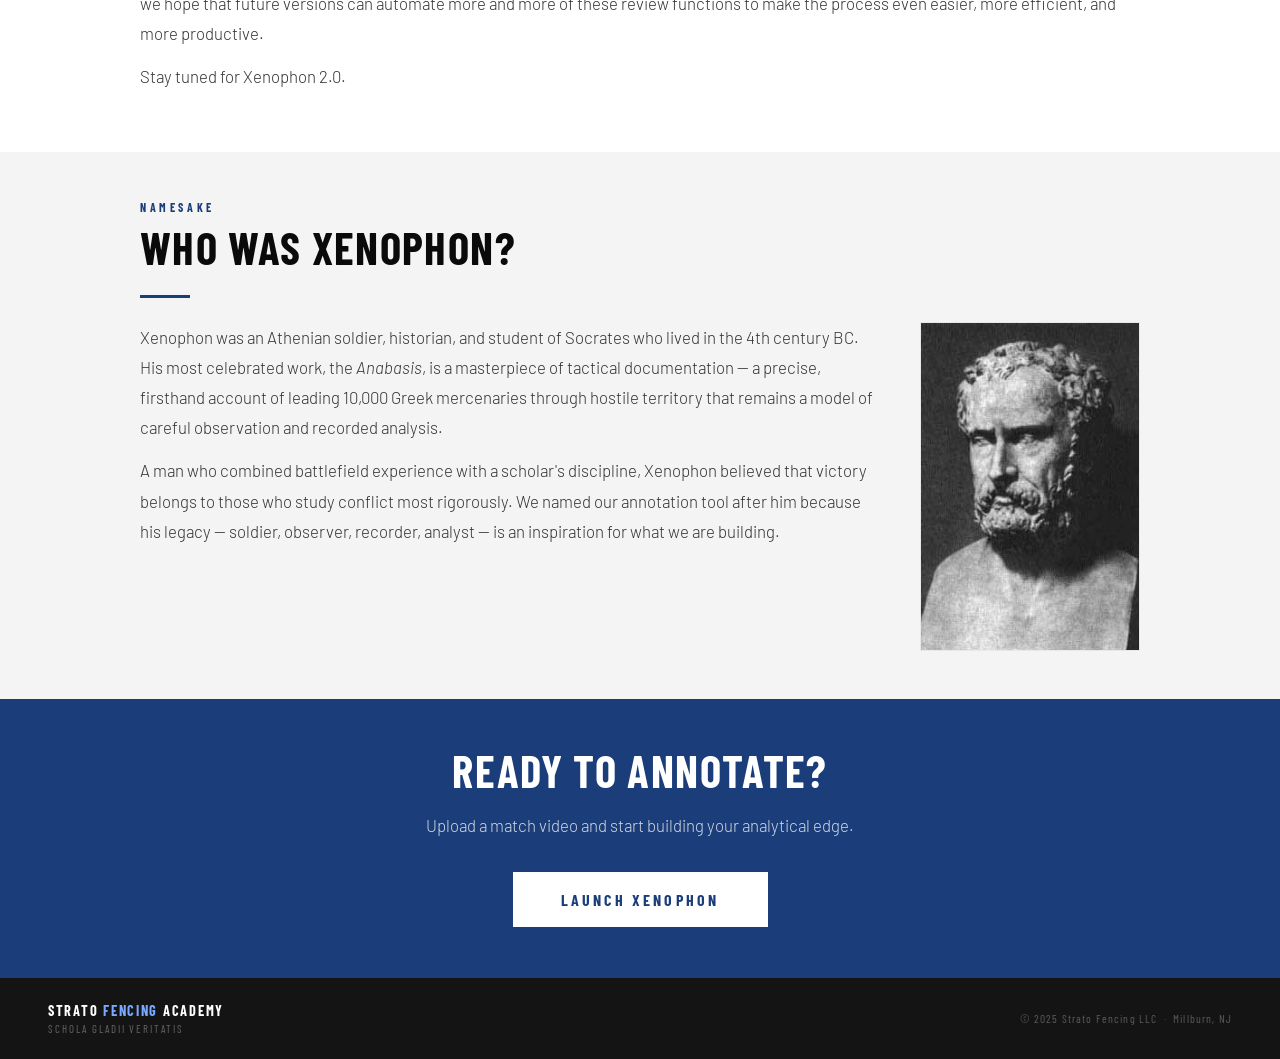
<file: xenophon.html>
<!DOCTYPE html>
<html lang="en">
<head>
  <meta charset="UTF-8" />
  <meta name="viewport" content="width=device-width, initial-scale=1.0" />
  <title>Xenophon | Strato Fencing Academy</title>
  <meta name="description" content="Xenophon is a web application for uploading and annotating fencing match videos — identifying actions, modes, targets, and patterns." />
  <link rel="preconnect" href="https://fonts.googleapis.com" />
  <link rel="preconnect" href="https://fonts.gstatic.com" crossorigin />
  <link href="https://fonts.googleapis.com/css2?family=Barlow+Condensed:wght@300;400;600;700&family=Barlow:wght@300;400;500&display=swap" rel="stylesheet" />
  <style>
    *, *::before, *::after { box-sizing: border-box; margin: 0; padding: 0; }

    :root {
      --black:   #0a0a0a;
      --dark:    #141414;
      --white:   #ffffff;
      --off:     #f4f4f4;
      --accent:  #1b3d7a;
      --accent2: #2a5cad;
      --text:    #1a1a1a;
      --muted:   #666666;
      --light:   #e8e8e8;
    }

    html { scroll-behavior: smooth; }

    body {
      font-family: 'Barlow', sans-serif;
      font-size: 17px;
      color: var(--text);
      background: var(--white);
      overflow-x: hidden;
    }

    /* ── NAV ── */
    nav {
      position: fixed; top: 0; left: 0; right: 0; z-index: 200;
      height: 64px;
      display: flex; align-items: center; justify-content: space-between;
      padding: 0 3rem;
      background: rgba(10,10,10,0.95);
      backdrop-filter: blur(6px);
      border-bottom: 3px solid var(--accent);
    }
    .nav-logo { text-decoration: none; display: flex; align-items: center; }
    .nav-logo-img { height: 52px; width: auto; display: block; }
    .nav-links { display: flex; list-style: none; }
    .nav-links a {
      font-family: 'Barlow Condensed', sans-serif;
      font-size: 0.8rem;
      font-weight: 600;
      letter-spacing: 0.15em;
      text-transform: uppercase;
      color: rgba(255,255,255,0.65);
      text-decoration: none;
      padding: 0 1.1rem;
      height: 64px;
      display: flex; align-items: center;
      border-bottom: 3px solid transparent;
      margin-bottom: -3px;
      transition: color 0.2s, border-color 0.2s;
    }
    .nav-links a:hover,
    .nav-links a.active { color: var(--white); border-bottom-color: var(--accent); }

    /* ── HERO ── */
    .hero {
      background: var(--black);
      padding: 9rem 5rem 4rem;
    }
    .hero-inner {
      display: flex;
      align-items: center;
      gap: 3rem;
      max-width: 1200px;
    }
    .hero-text { flex: 1; }
    .hero-screenshot {
      flex: 1.4;
      max-width: 823px;
      margin-left: auto;
      padding-left: 48px;
    }
    .hero-screenshot img {
      width: 100%;
      height: auto;
      display: block;
      border: 1px solid rgba(255,255,255,0.1);
    }
    .hero-eyebrow {
      font-family: 'Barlow Condensed', sans-serif;
      font-size: 0.8rem;
      font-weight: 600;
      letter-spacing: 0.35em;
      text-transform: uppercase;
      color: var(--accent2);
      margin-bottom: 0.8rem;
    }
    .hero-title {
      font-family: 'Barlow Condensed', sans-serif;
      font-size: clamp(3rem, 8vw, 7rem);
      font-weight: 700;
      line-height: 1;
      letter-spacing: 0.04em;
      text-transform: uppercase;
      color: var(--white);
      margin-bottom: 1.2rem;
    }
    .hero-sub {
      font-size: 1.1rem;
      font-weight: 300;
      color: rgba(255,255,255,0.75);
      margin-bottom: 2.5rem;
      max-width: 620px;
      line-height: 1.7;
    }
    .btn-primary {
      font-family: 'Barlow Condensed', sans-serif;
      font-size: 0.85rem;
      font-weight: 700;
      letter-spacing: 0.18em;
      text-transform: uppercase;
      padding: 0.9rem 2.4rem;
      background: var(--accent);
      color: var(--white);
      text-decoration: none;
      transition: background 0.2s, transform 0.15s;
      display: inline-block;
    }
    .btn-primary:hover { background: var(--accent2); transform: translateY(-2px); }

    /* ── SECTIONS ── */
    section { padding: 3rem 3rem; }
    .section-inner { max-width: 1000px; margin: 0 auto; }
    .section-label {
      font-family: 'Barlow Condensed', sans-serif;
      font-size: 0.75rem;
      font-weight: 700;
      letter-spacing: 0.3em;
      text-transform: uppercase;
      color: var(--accent);
      margin-bottom: 0.6rem;
    }
    .section-title {
      font-family: 'Barlow Condensed', sans-serif;
      font-size: clamp(1.8rem, 4vw, 2.8rem);
      font-weight: 700;
      text-transform: uppercase;
      letter-spacing: 0.03em;
      color: var(--black);
      line-height: 1.05;
      margin-bottom: 1.5rem;
    }
    .section-rule {
      width: 50px; height: 3px;
      background: var(--accent);
      margin-bottom: 1.5rem;
    }
    .body-text {
      font-size: 1.05rem;
      font-weight: 300;
      line-height: 1.8;
      color: #333;
      margin-bottom: 0.8rem;
    }

    /* ── FRAMEWORK LIST ── */
    .framework-list {
      list-style: none;
      margin: 1.5rem 0;
      max-width: 600px;
    }
    .framework-list li {
      font-size: 1rem;
      font-weight: 400;
      padding: 0.6rem 0 0.6rem 1.2rem;
      border-bottom: 1px solid var(--light);
      position: relative;
      color: var(--text);
    }
    .framework-list li:last-child { border-bottom: none; }
    .framework-list li::before {
      content: '';
      position: absolute; left: 0; top: 50%;
      transform: translateY(-50%);
      width: 6px; height: 6px;
      background: var(--accent);
    }

    /* ── HOW TO USE ── */
    .how-list {
      list-style: none;
      max-width: 760px;
    }
    .how-list li {
      display: flex;
      gap: 1.2rem;
      align-items: flex-start;
      padding: 0.9rem 0;
      border-bottom: 1px solid var(--light);
    }
    .how-list li:last-child { border-bottom: none; }
    .how-num {
      font-family: 'Barlow Condensed', sans-serif;
      font-size: 1.4rem;
      font-weight: 700;
      color: var(--accent);
      line-height: 1;
      flex: 0 0 1.8rem;
      padding-top: 0.15rem;
    }
    .how-list strong {
      font-weight: 600;
      color: var(--black);
    }
    .how-list div {
      font-size: 1rem;
      font-weight: 300;
      line-height: 1.7;
      color: #333;
    }

    /* ── MODES GRID ── */
    #modes { background: var(--black); }
    #modes .section-title { color: var(--white); }
    #modes .section-label { color: var(--accent2); }
    .modes-grid {
      display: grid;
      grid-template-columns: 1fr 1fr;
      gap: 1px;
      background: rgba(255,255,255,0.08);
      margin-top: 1rem;
    }
    .mode-card {
      background: var(--dark);
      padding: 2rem;
      transition: background 0.2s;
    }
    .mode-card:hover { background: #1e1e1e; }
    .mode-name {
      font-family: 'Barlow Condensed', sans-serif;
      font-size: 1.2rem;
      font-weight: 700;
      letter-spacing: 0.06em;
      text-transform: uppercase;
      color: var(--white);
      margin-bottom: 0.5rem;
    }
    .mode-desc {
      font-size: 0.95rem;
      font-weight: 300;
      color: rgba(255,255,255,0.7);
      line-height: 1.6;
    }
    .modes-attribution {
      margin-top: 1.5rem;
      font-size: 0.85rem;
      color: rgba(255,255,255,0.35);
      font-style: italic;
    }

    /* ── DARK SECTION ── */
    #xenophon-history { background: var(--off); }
    .namesake-layout {
      display: flex;
      gap: 2.5rem;
      align-items: flex-start;
    }
    .namesake-text { flex: 1; }
    .namesake-portrait {
      flex: 0 0 220px;
    }
    .namesake-portrait img {
      width: 100%;
      height: auto;
      display: block;
      border: 1px solid var(--light);
    }

    /* ── CTA SECTION ── */
    #launch {
      background: var(--accent);
      padding: 3rem 3rem;
      text-align: center;
    }
    #launch .section-title { color: var(--white); margin-bottom: 1rem; }
    #launch .body-text { color: rgba(255,255,255,0.8); max-width: 560px; margin: 0 auto 2rem; }
    .btn-launch {
      font-family: 'Barlow Condensed', sans-serif;
      font-size: 1rem;
      font-weight: 700;
      letter-spacing: 0.2em;
      text-transform: uppercase;
      padding: 1.1rem 3rem;
      background: var(--white);
      color: var(--accent);
      text-decoration: none;
      transition: background 0.2s, transform 0.15s;
      display: inline-block;
    }
    .btn-launch:hover { background: var(--off); transform: translateY(-2px); }

    /* ── FOOTER ── */
    footer {
      background: var(--dark);
      border-top: 3px solid var(--accent);
      padding: 1.5rem 3rem;
      display: flex;
      justify-content: space-between;
      align-items: center;
    }
    .footer-logo {
      font-family: 'Barlow Condensed', sans-serif;
      font-size: 0.9rem;
      font-weight: 700;
      letter-spacing: 0.12em;
      text-transform: uppercase;
      color: var(--white);
    }
    .footer-logo span { color: #7aaaff; }
    .footer-schola {
      font-family: 'Barlow Condensed', sans-serif;
      font-size: 0.68rem;
      letter-spacing: 0.18em;
      text-transform: uppercase;
      color: rgba(255,255,255,0.35);
      margin-top: 0.2rem;
    }
    .footer-copy {
      font-family: 'Barlow Condensed', sans-serif;
      font-size: 0.72rem;
      letter-spacing: 0.1em;
      color: rgba(255,255,255,0.3);
    }

    /* ── RESPONSIVE ── */
    @media (max-width: 900px) {
      nav { padding: 0 1.2rem; }
      .nav-links a { padding: 0 0.6rem; font-size: 0.72rem; }
      .hero { padding: 7rem 2rem 4rem; }
      .hero-inner { flex-direction: column; }
      .hero-screenshot { max-width: 100%; }
      .modes-grid { grid-template-columns: 1fr; }
      section { padding: 2rem 1.5rem; }
      .namesake-layout { flex-direction: column-reverse; }
      .namesake-portrait { flex: 0 0 auto; width: 160px; }
      footer { flex-direction: column; gap: 0.5rem; padding: 1.2rem; text-align: center; }
    }
    @media (max-width: 500px) {
      .nav-links a { padding: 0 0.4rem; font-size: 0.65rem; letter-spacing: 0.08em; }
      .hero { padding: 6rem 1.2rem 3rem; }
    }
  </style>
</head>
<body>

<!-- NAV -->
<nav>
  <a class="nav-logo" href="index.html"><img src="strato-logo.svg" alt="Strato Fencing Academy" class="nav-logo-img"></a>
  <ul class="nav-links">
    <li><a href="index.html">Home</a></li>
    <li><a href="products.html">Services</a></li>
    <li><a href="videos.html">Videos</a></li>
    <li><a href="gallery.html">Gallery</a></li>
    <li><a href="blogs.html">Blogs</a></li>
    <li><a href="contact.html">Contact</a></li>
    <li><a href="xenophon.html" class="active">Xenophon</a></li>
    <li><a href="aristotle.html">Aristotle</a></li>
  </ul>
</nav>

<!-- HERO -->
<div class="hero">
  <div class="hero-inner">
    <div class="hero-text">
      <div class="hero-eyebrow">Strato Fencing Academy</div>
      <h1 class="hero-title">Xenophon</h1>
      <p class="hero-sub">A web application for uploading and annotating fencing match videos — identifying actions, modes, targets, and patterns to find order out of chaos.</p>
      <a class="btn-primary" href="https://xenophon.stratofencing.com/app" target="_blank">Launch Xenophon</a>
    </div>
    <div class="hero-screenshot">
      <img src="xenophon-app-screenshot-3.png" alt="Xenophon application screenshot" />
    </div>
  </div>
</div>

<!-- WHAT IS IT -->
<section id="what">
  <div class="section-inner">
    <div class="section-label">Overview</div>
    <h2 class="section-title">What is Xenophon?</h2>
    <div class="section-rule"></div>
    <p class="body-text">Xenophon is a web application that lets you upload a video of a fencing match and quickly and efficiently review and annotate all the actions and points.</p>
    <p class="body-text">Xenophon is a video editing and annotation tool specifically designed to review recorded fencing matches. It lets you mark when the fencing begins and ends and notate the specific details of what occurred during the match.</p>
    <p class="body-text">A fencing match can seem random and chaotic as fencers move back and forth to score a point. But there is a logic to a well-fenced match that can be observed if you look closely. Xenophon finds order out of chaos by giving a practical framework for identifying:</p>
    <ul class="framework-list">
      <li>Who initiated a fencing action</li>
      <li>What action was executed</li>
      <li>What the target was</li>
      <li>Where on the strip the action occurred</li>
      <li>In what Mode the fencers were performing</li>
    </ul>
    <p class="body-text">Xenophon uses a simple and efficient interface that lets you focus on the fencing.</p>
  </div>
</section>

<!-- WHO IS IT FOR -->
<section id="who" style="background: var(--off);">
  <div class="section-inner">
    <div class="section-label">Audience</div>
    <h2 class="section-title">Who is it for?</h2>
    <div class="section-rule"></div>
    <p class="body-text">Xenophon is for anyone who wants to better understand fencing. It's for anyone who wants a way to carefully review pre-recorded videos of fencing matches to identify patterns, spot errors, and improve their understanding of what is really going on in a match.</p>
    <p class="body-text">This applies whether you are reviewing your own fencing, your students', or matches of elite international champions.</p>
  </div>
</section>

<!-- HOW TO USE -->
<section id="how">
  <div class="section-inner">
    <div class="section-label">Getting Started</div>
    <h2 class="section-title">How to Use Xenophon</h2>
    <div class="section-rule"></div>
    <ol class="how-list">
      <li>
        <span class="how-num">1</span>
        <div>
          <strong>Create a Bout.</strong> Enter the tournament details — location, date, weapon, event category, and age group — then identify the two fencers and provide a link to your match video.
        </div>
      </li>
      <li>
        <span class="how-num">2</span>
        <div>
          <strong>Set the Starting Point.</strong> Press <em>Start Match</em> when the video reaches the beginning of the bout. This anchors all timing calculations to the video timeline.
        </div>
      </li>
      <li>
        <span class="how-num">3</span>
        <div>
          <strong>Mark the Action.</strong> Press <em>Fence!</em> when fencing begins and <em>Halt!</em> when it stops. After each Halt, indicate the reason: Touch Scored, Period Ended, No Touch Action, or other.
        </div>
      </li>
      <li>
        <span class="how-num">4</span>
        <div>
          <strong>Record the Touch.</strong> When a touch is scored, the touch form opens automatically. Enter the action sequence for each fencer, assign modes, and identify targets. Xenophon tracks the score and match clock for you.
        </div>
      </li>
      <li>
        <span class="how-num">5</span>
        <div>
          <strong>Add Commentary.</strong> Add written commentary and appraisals to build a detailed narrative of the match.
        </div>
      </li>
      <li>
        <span class="how-num">6</span>
        <div>
          <strong>End the Bout.</strong> When the match is complete, close the bout to lock in the final score. Closed bouts are preserved in view-only mode and can be reopened at any time.
        </div>
      </li>
      <li>
        <span class="how-num">7</span>
        <div>
          <strong>Analyze.</strong> Review your annotated bout at any time. Click any touch or interval marker on the timeline to jump directly to that moment in the video.
        </div>
      </li>
      <li>
        <span class="how-num">8</span>
        <div>
          See <a href="xenophon-faq.html">here</a> for detailed annotation instructions.
        </div>
      </li>
    </ol>
  </div>
</section>

<!-- MODES -->
<section id="modes">
  <div class="section-inner">
    <div class="section-label">Framework</div>
    <h2 class="section-title">The Four Modes</h2>
    <div class="section-rule" style="background: rgba(255,255,255,0.3);"></div>
    <div class="modes-grid">
      <div class="mode-card">
        <div class="mode-name">Conquering Mode</div>
        <div class="mode-desc">You enter the distance of action and then initiate an attack.</div>
      </div>
      <div class="mode-card">
        <div class="mode-name">Countering Mode</div>
        <div class="mode-desc">Your opponent enters the distance of action but you initiate with your own attack.</div>
      </div>
      <div class="mode-card">
        <div class="mode-name">Provoking Mode</div>
        <div class="mode-desc">You enter the distance of action, but only to provoke your opponent into making an attack for which you are prepared.</div>
      </div>
      <div class="mode-card">
        <div class="mode-name">Blocking Mode</div>
        <div class="mode-desc">Your opponent enters the distance of action and initiates their attack, but you are ready to defend yourself.</div>
      </div>
    </div>
    <p class="modes-attribution">Adopted from <em><a href="https://www.amazon.com/dp/B0DTKPS23W/?bestFormat=true&k=the%20spirit%20of%20epee&ref_=nb_sb_ss_w_scx-ent-bk-ww_k0_1_18_de&crid=2ZL0HYLZNFL1I&sprefix=the%20spirit%20of%20epee" target="_blank">The Spirit of Épée</a></em> by Delhomme, DiMartino &amp; Carré, and with inspiration from Maître Michel Sicard.</p>
  </div>
</section>

<!-- WHAT'S NEXT -->
<section id="next">
  <div class="section-inner">
    <div class="section-label">Roadmap</div>
    <h2 class="section-title">About the Xenophon Project</h2>
    <div class="section-rule"></div>
    <p class="body-text">This initial version of Xenophon is a manual tool that requires close attention from its users to produce quality data. Based on user feedback, we hope that future versions can automate more and more of these review functions to make the process even easier, more efficient, and more productive.</p>
    <p class="body-text">Stay tuned for Xenophon 2.0.</p>
  </div>
</section>

<!-- WHO WAS XENOPHON -->
<section id="xenophon-history">
  <div class="section-inner">
    <div class="section-label">Namesake</div>
    <h2 class="section-title">Who was Xenophon?</h2>
    <div class="section-rule"></div>
    <div class="namesake-layout">
      <div class="namesake-text">
        <p class="body-text">Xenophon was an Athenian soldier, historian, and student of Socrates who lived in the 4th century BC. His most celebrated work, the <em>Anabasis</em>, is a masterpiece of tactical documentation — a precise, firsthand account of leading 10,000 Greek mercenaries through hostile territory that remains a model of careful observation and recorded analysis.</p>
        <p class="body-text">A man who combined battlefield experience with a scholar's discipline, Xenophon believed that victory belongs to those who study conflict most rigorously. We named our annotation tool after him because his legacy — soldier, observer, recorder, analyst — is an inspiration for what we are building.</p>
      </div>
      <div class="namesake-portrait">
        <img src="xenophon.jpg" alt="Xenophon of Athens" />
      </div>
    </div>
  </div>
</section>

<!-- LAUNCH CTA -->
<section id="launch">
  <div class="section-inner" style="text-align: center;">
    <h2 class="section-title" style="color: var(--white);">Ready to Annotate?</h2>
    <p class="body-text" style="color: rgba(255,255,255,0.8); max-width: 500px; margin: 0 auto 2rem;">Upload a match video and start building your analytical edge.</p>
    <a class="btn-launch" href="https://xenophon.stratofencing.com/app" target="_blank">Launch Xenophon</a>
  </div>
</section>

<!-- FOOTER -->
<footer>
  <div>
    <div class="footer-logo">Strato <span>Fencing</span> Academy</div>
    <div class="footer-schola">Schola Gladii Veritatis</div>
  </div>
  <div class="footer-copy">&copy; 2025 Strato Fencing LLC &nbsp;·&nbsp; Millburn, NJ</div>
</footer>

</body>
</html>
</file>
<file: aristotle.css>
/* Shared by aristotle.html and aristotle-community.html */
*, *::before, *::after { box-sizing: border-box; margin: 0; padding: 0; }

:root {
  --black:   #0a0a0a;
  --dark:    #141414;
  --white:   #ffffff;
  --off:     #f4f4f4;
  --accent:  #1b3d7a;
  --accent2: #2a5cad;
  --text:    #1a1a1a;
  --muted:   #666666;
  --light:   #e8e8e8;
  --warn:    #9a5b00;
  --warn-bg: #fff6e5;
  --error:   #a12a2a;
}

html { scroll-behavior: smooth; }

body {
  font-family: 'Barlow', sans-serif;
  font-size: 17px;
  color: var(--text);
  background: var(--white);
  overflow-x: hidden;
}

/* ── NAV ── */
nav {
  position: fixed; top: 0; left: 0; right: 0; z-index: 200;
  height: 64px;
  display: flex; align-items: center; justify-content: space-between;
  padding: 0 3rem;
  background: rgba(10,10,10,0.95);
  backdrop-filter: blur(6px);
  border-bottom: 3px solid var(--accent);
}
.nav-logo { text-decoration: none; display: flex; align-items: center; }
.nav-logo-img { height: 52px; width: auto; display: block; }
.nav-links { display: flex; list-style: none; }
.nav-links a {
  font-family: 'Barlow Condensed', sans-serif;
  font-size: 0.8rem;
  font-weight: 600;
  letter-spacing: 0.15em;
  text-transform: uppercase;
  color: rgba(255,255,255,0.65);
  text-decoration: none;
  padding: 0 1.1rem;
  height: 64px;
  display: flex; align-items: center;
  border-bottom: 3px solid transparent;
  margin-bottom: -3px;
  transition: color 0.2s, border-color 0.2s;
}
.nav-links a:hover,
.nav-links a.active { color: var(--white); border-bottom-color: var(--accent); }

/* ── SERVER WAKE-UP BANNER ── */
.wake-banner {
  position: fixed; left: 50%; bottom: 1.5rem; transform: translateX(-50%); z-index: 300;
  width: min(460px, calc(100% - 2rem));
  background: var(--white); border: 1px solid var(--light); border-top: 3px solid var(--accent);
  box-shadow: 0 8px 30px rgba(0,0,0,0.18); padding: 1rem 1.2rem;
}
.wake-title { font-family: 'Barlow Condensed', sans-serif; font-weight: 700; letter-spacing: 0.1em; text-transform: uppercase; color: var(--accent); }
.wake-text { font-size: 0.9rem; font-weight: 300; line-height: 1.5; margin: 0.3rem 0 0.7rem; }
.wake-bar { height: 6px; background: var(--light); overflow: hidden; }
.wake-bar span { display: block; height: 100%; width: 0; background: var(--accent); transition: width 0.25s linear; }
.wake-time { font-size: 0.8rem; color: var(--muted); margin-top: 0.35rem; text-align: right; }

/* ── HERO ── */
.hero {
  position: relative;
  background: var(--black);
  padding: 9rem 5rem 4rem;
}
.hero-signin {
  position: absolute; top: calc(64px + 1.2rem); right: 5rem;
  font-family: 'Barlow Condensed', sans-serif;
  font-size: 0.8rem; font-weight: 600; letter-spacing: 0.15em; text-transform: uppercase;
  color: rgba(255,255,255,0.8); text-decoration: none;
  border: 1px solid rgba(255,255,255,0.35); padding: 0.45rem 1rem;
  transition: color 0.2s, border-color 0.2s;
}
.hero-signin:hover { color: var(--white); border-color: var(--accent); }
.hero-inner { max-width: 1200px; }
.hero-eyebrow {
  font-family: 'Barlow Condensed', sans-serif;
  font-size: 0.8rem;
  font-weight: 600;
  letter-spacing: 0.35em;
  text-transform: uppercase;
  color: var(--accent2);
  margin-bottom: 0.8rem;
}
.hero-title {
  font-family: 'Barlow Condensed', sans-serif;
  font-size: clamp(2.4rem, 6vw, 5rem);
  font-weight: 700;
  line-height: 1;
  letter-spacing: 0.04em;
  text-transform: uppercase;
  color: var(--white);
  margin-bottom: 1.2rem;
}
.hero-title-sub {
  display: block;
  font-size: 0.4em;
  font-weight: 600;
  letter-spacing: 0.12em;
  margin-top: 0.5rem;
  color: rgba(255,255,255,0.8);
}
.hero-sub {
  font-size: 1.1rem;
  font-weight: 300;
  color: rgba(255,255,255,0.75);
  margin-bottom: 2.5rem;
  max-width: 620px;
  line-height: 1.7;
}
.btn-primary {
  font-family: 'Barlow Condensed', sans-serif;
  font-size: 0.85rem;
  font-weight: 700;
  letter-spacing: 0.18em;
  text-transform: uppercase;
  padding: 0.9rem 2.4rem;
  background: var(--accent);
  color: var(--white);
  text-decoration: none;
  border: none;
  cursor: pointer;
  transition: background 0.2s, transform 0.15s;
  display: inline-block;
}
.btn-primary:hover { background: var(--accent2); transform: translateY(-2px); }
.link-btn {
  background: none; border: none; cursor: pointer;
  font: inherit; font-size: 0.9rem;
  color: rgba(255,255,255,0.6);
  text-decoration: underline;
  margin-left: 1.5rem;
}
.link-btn:hover { color: var(--white); }

/* ── SECTIONS ── */
section { padding: 3rem 3rem; }
.section-inner { max-width: 1000px; margin: 0 auto; }
.section-label {
  font-family: 'Barlow Condensed', sans-serif;
  font-size: 0.75rem;
  font-weight: 700;
  letter-spacing: 0.3em;
  text-transform: uppercase;
  color: var(--accent);
  margin-bottom: 0.6rem;
}
.section-title {
  font-family: 'Barlow Condensed', sans-serif;
  font-size: clamp(1.8rem, 4vw, 2.8rem);
  font-weight: 700;
  text-transform: uppercase;
  letter-spacing: 0.03em;
  color: var(--black);
  line-height: 1.05;
  margin-bottom: 1.5rem;
}
.section-rule {
  width: 50px; height: 3px;
  background: var(--accent);
  margin-bottom: 1.5rem;
}
.body-text {
  font-size: 1.05rem;
  font-weight: 300;
  line-height: 1.8;
  color: #333;
  margin-bottom: 0.8rem;
}

/* ── FRAMEWORK LIST ── */
.framework-list {
  list-style: none;
  margin: 1.5rem 0;
  max-width: 600px;
}
.framework-list li {
  font-size: 1rem;
  font-weight: 400;
  padding: 0.6rem 0 0.6rem 1.2rem;
  border-bottom: 1px solid var(--light);
  position: relative;
  color: var(--text);
}
.framework-list li:last-child { border-bottom: none; }
.framework-list li::before {
  content: '';
  position: absolute; left: 0; top: 50%;
  transform: translateY(-50%);
  width: 6px; height: 6px;
  background: var(--accent);
}

/* ── NAMESAKE ── */
#aristotle-history { background: var(--off); }
.namesake-layout {
  display: flex;
  gap: 2.5rem;
  align-items: flex-start;
}
.namesake-text { flex: 1; }
.namesake-portrait { flex: 0 0 220px; }
.namesake-portrait img {
  width: 100%;
  height: auto;
  display: block;
  border: 1px solid var(--light);
}

/* ── CTA SECTION ── */
#launch {
  background: var(--accent);
  padding: 3rem 3rem;
  text-align: center;
}
.btn-launch {
  font-family: 'Barlow Condensed', sans-serif;
  font-size: 1rem;
  font-weight: 700;
  letter-spacing: 0.2em;
  text-transform: uppercase;
  padding: 1.1rem 3rem;
  background: var(--white);
  color: var(--accent);
  border: none;
  cursor: pointer;
  transition: background 0.2s, transform 0.15s;
  display: inline-block;
}
.btn-launch:hover { background: var(--off); transform: translateY(-2px); }

/* ── QUESTIONNAIRE ── */
#survey { padding: 7rem 3rem 4rem; min-height: calc(100vh - 80px); }
.survey-inner { max-width: 760px; margin: 0 auto; }
.progress-row {
  display: flex; justify-content: space-between; align-items: baseline;
  font-family: 'Barlow Condensed', sans-serif;
  font-size: 0.8rem; font-weight: 600;
  letter-spacing: 0.15em; text-transform: uppercase;
  color: var(--muted);
  margin-bottom: 0.5rem;
}
.save-status { letter-spacing: 0.05em; text-transform: none; font-weight: 400; font-family: 'Barlow', sans-serif; }
.save-status.error { color: var(--error); }
.progress-bar { height: 4px; background: var(--light); margin-bottom: 2.5rem; }
.progress-fill { height: 100%; background: var(--accent); transition: width 0.25s; }
.q-text {
  font-size: 1.35rem; font-weight: 500; line-height: 1.5;
  color: var(--black);
  margin-bottom: 1.5rem;
}
.q-helper {
  font-size: 1rem; font-weight: 300; line-height: 1.7; color: #333;
  background: var(--off);
  border-left: 3px solid var(--accent);
  padding: 1rem 1.2rem;
  margin-bottom: 1.5rem;
}
.q-helper p + p { margin-top: 0.5rem; }
.q-text a { color: var(--accent2); }
.q-text .qnum { color: var(--accent); font-weight: 600; margin-right: 0.5rem; }
.legacy-tag { font-size: 0.7em; font-weight: 600; letter-spacing: 0.06em; text-transform: uppercase; vertical-align: 0.1em; }
.q-group + .q-group { margin-top: 2.25rem; padding-top: 2rem; border-top: 1px solid var(--light); }

/* Definitions and notes sit in a margin column beside the question */
.survey-inner.wide { max-width: 1080px; }
.q-layout.has-aside {
  display: grid;
  grid-template-columns: minmax(0, 1fr) 17rem;
  grid-template-areas: "text aside" "answer aside";
  grid-template-rows: auto 1fr;
  column-gap: 2.5rem;
}
.q-layout.has-aside.type-matrix { grid-template-areas: "text aside" "answer answer"; grid-template-rows: auto auto; }
.q-layout.has-aside .q-text { grid-area: text; }
.q-layout.has-aside .q-answer { grid-area: answer; }
.q-aside {
  grid-area: aside; align-self: start;
  font-size: 0.92rem; font-weight: 300; font-style: italic; line-height: 1.6; color: #444;
  border-left: 2px solid var(--accent2);
  padding: 0.2rem 0 0.2rem 1rem;
}
.q-aside p + p { margin-top: 0.5rem; }
.q-aside-label {
  font-family: 'Barlow Condensed', sans-serif; font-style: normal;
  font-size: 0.75rem; font-weight: 700; letter-spacing: 0.25em; text-transform: uppercase;
  color: var(--accent2); margin-bottom: 0.3rem;
}
textarea, input.q-input, select.q-input {
  width: 100%;
  font-family: 'Barlow', sans-serif; font-size: 1.05rem; font-weight: 400;
  color: var(--text);
  border: 1px solid #c8c8c8;
  padding: 0.8rem 0.9rem;
  background: var(--white);
}
textarea { min-height: 200px; resize: vertical; line-height: 1.6; }
textarea:focus, input.q-input:focus, select.q-input:focus { outline: 2px solid var(--accent2); outline-offset: -1px; border-color: var(--accent2); }
input.q-input.num { width: 9rem; }
.selects { display: flex; flex-wrap: wrap; gap: 1rem 2rem; }
.selects label { display: block; font-weight: 500; margin-bottom: 0.3rem; }
.selects select { width: 12rem; }
.checks { display: flex; flex-wrap: wrap; gap: 0 2rem; }
.checks label { display: flex; align-items: center; gap: 0.6rem; font-size: 1.05rem; padding: 0.35rem 0; cursor: pointer; }
.checks input { width: 1.15rem; height: 1.15rem; accent-color: var(--accent); }
.unit { margin-left: 0.6rem; color: var(--muted); }

.matrix { display: grid; grid-template-columns: 8.5rem repeat(3, 1fr); gap: 0.4rem; }
.matrix .mh {
  font-family: 'Barlow Condensed', sans-serif; font-size: 0.8rem; font-weight: 700;
  letter-spacing: 0.08em; text-transform: uppercase; color: var(--accent);
  align-self: end; padding-bottom: 0.2rem;
}
.matrix .mr {
  font-family: 'Barlow Condensed', sans-serif; font-size: 0.95rem; font-weight: 700;
  text-transform: uppercase; letter-spacing: 0.05em; align-self: center;
}
.matrix textarea { min-height: 110px; font-size: 0.95rem; padding: 0.5rem; }
.matrix .cell-label { display: none; }

.alloc { display: grid; grid-template-columns: repeat(2, minmax(0, 12rem)); gap: 1rem 2rem; }
.alloc label { display: block; font-weight: 500; margin-bottom: 0.3rem; }
.alloc-wrap { display: flex; align-items: center; gap: 4rem; flex-wrap: wrap; }
.alloc-pie { width: 250px; height: auto; flex: 0 0 auto; overflow: visible; }
.pie-label {
  font-family: 'Barlow Condensed', sans-serif; font-size: 10px; font-weight: 600;
  letter-spacing: 0.04em; fill: var(--text);
  opacity: 0; transition: transform 0.35s ease, opacity 0.2s ease;
}
.pie-label.shown { opacity: 1; }
.pie-empty { fill: var(--off); stroke: var(--light); stroke-width: 1; }
.pie-slice {
  fill: none; stroke-width: 50;
  transition: stroke-dasharray 0.35s ease, stroke-dashoffset 0.35s ease;
}
.swatch { display: inline-block; width: 0.75em; height: 0.75em; margin-right: 0.45em; border-radius: 2px; vertical-align: baseline; }
.slice-0 { stroke: #1b3d7a; background: #1b3d7a; }
.slice-1 { stroke: #2f8f8a; background: #2f8f8a; }
.slice-2 { stroke: #6f9be0; background: #6f9be0; }
.slice-3 { stroke: #c98a1b; background: #c98a1b; }
.alloc-total { margin-top: 1.2rem; color: var(--muted); }
.alloc-warning {
  margin-top: 0.8rem; padding: 0.7rem 1rem;
  background: var(--warn-bg); color: var(--warn); border-left: 3px solid var(--warn);
}

.q-nav {
  display: flex; gap: 0.8rem; align-items: center; flex-wrap: wrap;
  margin-top: 2.5rem; padding-top: 1.5rem; border-top: 1px solid var(--light);
}
.q-nav .spacer { flex: 1; }
.btn {
  font-family: 'Barlow Condensed', sans-serif;
  font-size: 0.85rem; font-weight: 700;
  letter-spacing: 0.15em; text-transform: uppercase;
  padding: 0.8rem 1.8rem;
  border: 1px solid var(--accent);
  background: var(--white); color: var(--accent);
  cursor: pointer;
  transition: background 0.2s, color 0.2s;
}
.btn:hover { background: var(--off); }
.btn.primary { background: var(--accent); color: var(--white); }
.btn.primary:hover { background: var(--accent2); }
.btn.ghost { border-color: transparent; color: var(--muted); }
.btn:disabled { opacity: 0.4; cursor: default; }

.review-section { margin-bottom: 2.5rem; }
.review-section h3 {
  font-family: 'Barlow Condensed', sans-serif;
  font-size: 1.3rem; font-weight: 700; text-transform: uppercase; letter-spacing: 0.04em;
  color: var(--black);
  border-bottom: 3px solid var(--accent);
  padding-bottom: 0.4rem; margin-bottom: 0.5rem;
}
.review-item {
  display: block; width: 100%; text-align: left;
  background: none; border: none; border-bottom: 1px solid var(--light);
  font: inherit; color: inherit;
  padding: 1rem 0.6rem; cursor: pointer;
}
.review-item:hover { background: var(--off); }
.review-item .rq { font-weight: 500; margin-bottom: 0.35rem; }
.review-item .rq .rid { color: var(--accent); margin-right: 0.4rem; }
.review-item .ra { font-weight: 300; color: #333; white-space: pre-wrap; line-height: 1.6; }
.review-item .ra.empty { color: #999; font-style: italic; }
.review-item .edit { float: right; font-size: 0.85rem; color: var(--accent); margin-left: 1rem; }
.submit-row { margin-top: 2rem; text-align: center; }
.submit-error { margin-top: 1rem; color: var(--error); }

.hp { position: absolute; left: -10000px; width: 1px; height: 1px; overflow: hidden; }
[hidden] { display: none !important; }

/* ── FOOTER ── */
footer {
  background: var(--dark);
  border-top: 3px solid var(--accent);
  padding: 1.5rem 3rem;
  display: flex;
  justify-content: space-between;
  align-items: center;
}
.footer-logo {
  font-family: 'Barlow Condensed', sans-serif;
  font-size: 0.9rem;
  font-weight: 700;
  letter-spacing: 0.12em;
  text-transform: uppercase;
  color: var(--white);
}
.footer-logo span { color: #7aaaff; }
.footer-schola {
  font-family: 'Barlow Condensed', sans-serif;
  font-size: 0.68rem;
  letter-spacing: 0.18em;
  text-transform: uppercase;
  color: rgba(255,255,255,0.35);
  margin-top: 0.2rem;
}
.footer-copy {
  font-family: 'Barlow Condensed', sans-serif;
  font-size: 0.72rem;
  letter-spacing: 0.1em;
  color: rgba(255,255,255,0.3);
}

/* ── RESPONSIVE ── */
@media (max-width: 900px) {
  .q-layout.has-aside, .q-layout.has-aside.type-matrix { grid-template-columns: 1fr; grid-template-areas: "text" "aside" "answer"; grid-template-rows: auto; }
  .q-aside { margin-bottom: 1.5rem; }
  nav { padding: 0 1.2rem; }
  .nav-links a { padding: 0 0.6rem; font-size: 0.72rem; }
  .hero { padding: 7rem 2rem 4rem; }
  .hero-signin { right: 2rem; top: calc(64px + 0.8rem); }
  section { padding: 2rem 1.5rem; }
  #survey { padding: 6rem 1.5rem 3rem; }
  .namesake-layout { flex-direction: column-reverse; }
  .namesake-portrait { flex: 0 0 auto; width: 160px; }
  .matrix { grid-template-columns: 1fr; gap: 0.3rem; }
  .matrix .mh.col { display: none; }
  .matrix .mr { margin-top: 1.2rem; border-bottom: 2px solid var(--accent); padding-bottom: 0.2rem; }
  .matrix .cell-label { display: block; font-size: 0.9rem; font-weight: 500; margin-top: 0.5rem; }
  .matrix textarea { min-height: 80px; }
  footer { flex-direction: column; gap: 0.5rem; padding: 1.2rem; text-align: center; }
}
@media (max-width: 500px) {
  .nav-links a { padding: 0 0.4rem; font-size: 0.65rem; letter-spacing: 0.08em; }
  .hero { padding: 7rem 1.2rem 3rem; }
  .hero-signin { right: 1.2rem; }
  #survey { padding: 5.5rem 1rem 3rem; }
  .alloc { grid-template-columns: 1fr; }
  .alloc-wrap { flex-direction: column; align-items: flex-start; }
  .alloc-pie { align-self: center; }
  .link-btn { display: block; margin: 1rem 0 0; }
  .q-nav .btn { padding: 0.8rem 1.1rem; }
}
</file>
<file: css/style.css>
*, *::before, *::after { box-sizing: border-box; margin: 0; padding: 0; }

:root {
  --black:   #0a0a0a;
  --dark:    #141414;
  --white:   #ffffff;
  --off:     #f4f4f4;
  --accent:  #1b3d7a;
  --accent2: #2a5cad;
  --accentlt:#7aaaff;
  --text:    #1a1a1a;
  --muted:   #666666;
  --light:   #e8e8e8;
}

html { scroll-behavior: smooth; }

body {
  font-family: 'Barlow', sans-serif;
  font-size: 17px;
  color: var(--text);
  background: var(--white);
  overflow-x: hidden;
  min-height: 100vh;
  display: flex;
  flex-direction: column;
}

/* ── NAV ── */
nav {
  position: fixed; top: 0; left: 0; right: 0; z-index: 200;
  height: 72px;
  display: flex; align-items: center; justify-content: space-between;
  padding: 0 3rem;
  background: rgba(10,10,10,0.97);
  border-bottom: 3px solid var(--accent);
  flex-shrink: 0;
}
.nav-logo { text-decoration: none; display: flex; align-items: center; }
.nav-logo-img { height: 52px; width: auto; display: block; }
.nav-links { display: flex; list-style: none; }
.nav-links a {
  font-family: 'Barlow Condensed', sans-serif;
  font-size: 0.8rem;
  font-weight: 600;
  letter-spacing: 0.15em;
  text-transform: uppercase;
  color: rgba(255,255,255,0.65);
  text-decoration: none;
  padding: 0 1.1rem;
  height: 64px;
  display: flex; align-items: center;
  border-bottom: 3px solid transparent;
  margin-bottom: -3px;
  transition: color 0.2s, border-color 0.2s;
  white-space: nowrap;
}
.nav-links a:hover,
.nav-links a.active { color: var(--white); border-bottom-color: var(--accentlt); }

/* ── PAGE BODY ── */
.page-body { padding-top: 64px; flex: 1; }

/* ── PAGE HEADER ── */
.page-header {
  background: var(--black);
  padding: 3rem 2rem 2.5rem;
  text-align: center;
  border-bottom: 3px solid var(--accent);
}
.page-header-title {
  font-family: 'Barlow Condensed', sans-serif;
  font-size: clamp(2rem, 5vw, 3.5rem);
  font-weight: 700;
  text-transform: uppercase;
  letter-spacing: 0.06em;
  color: var(--white);
}

/* ── CONTENT ── */
.content-wrap { max-width: 900px; margin: 0 auto; padding: 3.5rem 2rem; }
.content-wrap-wide { max-width: 1200px; margin: 0 auto; padding: 3.5rem 2rem; }

/* ── SECTION LABELS ── */
.section-label {
  font-family: 'Barlow Condensed', sans-serif;
  font-size: 0.75rem;
  font-weight: 700;
  letter-spacing: 0.3em;
  text-transform: uppercase;
  color: var(--accent);
  margin-bottom: 0.5rem;
}
.section-title {
  font-family: 'Barlow Condensed', sans-serif;
  font-size: clamp(1.8rem, 3vw, 2.5rem);
  font-weight: 700;
  text-transform: uppercase;
  letter-spacing: 0.03em;
  color: var(--black);
  line-height: 1.05;
  margin-bottom: 1rem;
}
.section-rule { width: 50px; height: 3px; background: var(--accent); margin-bottom: 2rem; }

/* ── RULED SECTIONS ── */
.ruled-section { border-top: 1px solid var(--light); padding: 2.5rem 0; }
.ruled-section:first-child { border-top: none; padding-top: 0; }

/* ── INTRO TEXT ── */
.intro-text { font-size: 1.05rem; font-weight: 300; line-height: 1.8; margin-bottom: 1.2rem; color: #333; }
.services-list { list-style: none; margin: 1rem 0 1.5rem; }
.services-list li {
  font-size: 1rem; padding: 0.5rem 0 0.5rem 1.2rem;
  border-bottom: 1px solid var(--light);
  position: relative;
}
.services-list li::before {
  content: ''; position: absolute; left: 0; top: 50%;
  transform: translateY(-50%);
  width: 6px; height: 6px; background: var(--accent);
}
.experience-note { font-size: 0.9rem; font-style: italic; color: var(--muted); }

/* ── COACHING LIST ── */
.coaching-list { list-style: none; }
.coaching-list li {
  display: flex; gap: 0.75rem; flex-wrap: wrap; align-items: baseline;
  padding: 0.8rem 0; border-bottom: 1px solid var(--light); font-size: 1rem;
}
.coaching-list li:last-child { border-bottom: none; }
.coaching-list a { font-weight: 600; color: var(--black); text-decoration: none; transition: color 0.2s; }
.coaching-list a:hover { color: var(--accent); }
.coaching-meta { font-family: 'Barlow Condensed', sans-serif; font-size: 0.85rem; color: var(--muted); letter-spacing: 0.04em; }
.notable-students {
  margin-top: 1.5rem; padding: 1.2rem 1.5rem;
  background: var(--off); border-left: 3px solid var(--accent);
}
.notable-students strong {
  font-family: 'Barlow Condensed', sans-serif; font-size: 0.72rem; font-weight: 700;
  letter-spacing: 0.2em; text-transform: uppercase; color: var(--accent);
  display: block; margin-bottom: 0.4rem;
}
.notable-students span { font-size: 0.95rem; color: var(--muted); font-style: italic; }

/* ── COMP LIST ── */
.comp-list { list-style: none; }
.comp-list li {
  display: flex; gap: 0.75rem; align-items: flex-start;
  padding: 0.7rem 0; border-bottom: 1px solid var(--light); font-size: 1rem;
}
.comp-list li:last-child { border-bottom: none; }
.comp-list li::before {
  content: ''; width: 6px; height: 6px; background: var(--accent);
  flex-shrink: 0; margin-top: 0.55rem;
}

/* ── VIDEOS ── */
.video-section { margin-bottom: 3rem; }
.video-section-label {
  font-size: 1rem; font-weight: 300; font-style: italic;
  color: var(--muted); margin-bottom: 1.2rem;
  padding-bottom: 0.75rem; border-bottom: 1px solid var(--light);
}
.video-row {
  display: grid;
  grid-template-columns: repeat(auto-fill, minmax(400px, 1fr));
  gap: 1.5rem;
}
.video-embed {
  position: relative; width: 100%; padding-bottom: 56.25%;
  background: var(--black); overflow: hidden;
}
.video-embed iframe { position: absolute; inset: 0; width: 100%; height: 100%; border: none; }

/* ── GALLERY ── */
.gallery-grid {
  display: grid;
  grid-template-columns: repeat(auto-fill, minmax(280px, 1fr));
  gap: 4px;
}
.gallery-grid img {
  width: 100%; height: 240px; object-fit: cover; display: block;
  transition: opacity 0.2s, transform 0.3s; cursor: pointer;
}
.gallery-grid img:hover { opacity: 0.85; transform: scale(1.02); }

/* ── LIGHTBOX ── */
#lightbox {
  display: none; position: fixed; inset: 0; z-index: 999;
  background: rgba(0,0,0,0.94);
  align-items: center; justify-content: center;
}
#lightbox.open { display: flex; }
#lightbox img { max-width: 90vw; max-height: 90vh; object-fit: contain; }
#lightbox-close {
  position: absolute; top: 1.5rem; right: 2rem;
  font-size: 2rem; color: var(--white); cursor: pointer;
  background: none; border: none; line-height: 1;
}

/* ── BLOG LIST ── */
.blog-list { display: flex; flex-direction: column; gap: 0; }
.blog-card {
  display: block; text-decoration: none; color: inherit;
  padding: 2rem 0 2rem 1.5rem;
  border-left: 4px solid var(--light);
  border-bottom: 1px solid var(--light);
  transition: border-left-color 0.2s;
}
.blog-card:hover { border-left-color: var(--accent); }
.blog-date {
  font-family: 'Barlow Condensed', sans-serif; font-size: 0.72rem;
  font-weight: 600; letter-spacing: 0.2em; text-transform: uppercase;
  color: var(--muted); margin-bottom: 0.4rem;
}
.blog-title {
  font-family: 'Barlow Condensed', sans-serif; font-size: 1.4rem;
  font-weight: 700; text-transform: uppercase; letter-spacing: 0.04em;
  color: var(--black); margin-bottom: 0.5rem; transition: color 0.2s;
}
.blog-card:hover .blog-title { color: var(--accent); }
.blog-excerpt { font-size: 0.95rem; font-weight: 300; color: var(--muted); line-height: 1.7; }

/* ── BLOG POST ── */
.post-date {
  font-family: 'Barlow Condensed', sans-serif; font-size: 0.72rem;
  font-weight: 600; letter-spacing: 0.2em; text-transform: uppercase;
  color: var(--muted); margin-bottom: 2rem;
  padding-bottom: 1rem; border-bottom: 1px solid var(--light);
}
.post-date a { color: var(--accent); text-decoration: none; }
.post-body { font-size: 1.05rem; font-weight: 300; line-height: 1.85; color: #333; }
.post-body p { margin-bottom: 1.2rem; }
.post-body h3 {
  font-family: 'Barlow Condensed', sans-serif; font-size: 1.1rem;
  font-weight: 700; text-transform: uppercase; letter-spacing: 0.08em;
  color: var(--black); margin: 2rem 0 0.8rem;
}
.post-body blockquote {
  border-left: 4px solid var(--accent); margin: 1.5rem 0;
  padding: 0.5rem 1.5rem; font-style: italic; color: var(--muted);
}

/* ── PRODUCTS ── */
.product-list { display: flex; flex-direction: column; }
.product-item { border-bottom: 1px solid var(--light); padding: 2.5rem 0; }
.product-item:first-child { padding-top: 0; }
.product-name {
  font-family: 'Barlow Condensed', sans-serif; font-size: 1.4rem;
  font-weight: 700; text-transform: uppercase; letter-spacing: 0.04em;
  color: var(--accent); margin-bottom: 0.3rem;
}
.product-level {
  font-family: 'Barlow Condensed', sans-serif; font-size: 0.75rem;
  font-weight: 600; letter-spacing: 0.18em; text-transform: uppercase;
  color: var(--muted); margin-bottom: 1rem;
}
.product-desc { font-size: 1rem; font-weight: 300; line-height: 1.8; margin-bottom: 0.8rem; color: #333; }
.product-desc a { color: var(--accent); font-weight: 400; }
.product-bullets { list-style: none; margin: 0.5rem 0 1rem; }
.product-bullets li {
  font-size: 1rem; font-weight: 300; line-height: 1.7;
  padding: 0.3rem 0 0.3rem 1.2rem; position: relative; color: #333;
}
.product-bullets li::before {
  content: ''; position: absolute; left: 0; top: 0.75rem;
  width: 6px; height: 6px; background: var(--accent);
}
.product-note { font-size: 0.9rem; font-style: italic; color: var(--muted); margin-top: 0.5rem; }

/* ── CONTACT ── */
.contact-grid { display: grid; grid-template-columns: 1fr 1fr auto; gap: 4rem; }
.contact-detail { display: flex; flex-direction: column; gap: 1rem; margin-bottom: 2rem; }
.contact-row { display: flex; gap: 1rem; align-items: baseline; }
.contact-label {
  font-family: 'Barlow Condensed', sans-serif; font-size: 0.72rem;
  font-weight: 700; letter-spacing: 0.2em; text-transform: uppercase;
  color: var(--accent); min-width: 80px; flex-shrink: 0;
}
.contact-val { font-size: 1rem; font-weight: 300; }
.contact-val a { color: var(--black); text-decoration: none; transition: color 0.2s; }
.contact-val a:hover { color: var(--accent); }
a.btn-pill {
  display: inline-block; padding: 0.75rem 2.4rem; border-radius: 999px;
  background: #b9d9eb; color: #1d4f91; border: 1px solid #9bc4dd;
  font-family: 'Barlow Condensed', sans-serif; font-size: 1.3rem;
  font-weight: 700; letter-spacing: 0.14em; text-transform: uppercase;
  text-decoration: none; transition: background 0.2s, color 0.2s, transform 0.15s;
}
a.btn-pill:hover { background: #1d4f91; color: #ffffff; border-color: #1d4f91; transform: translateY(-1px); }

/* ── CONTACT FORM ── */
.contact-form { display: flex; flex-direction: column; gap: 1.2rem; }
.form-group { display: flex; flex-direction: column; gap: 0.4rem; }
.form-label {
  font-family: 'Barlow Condensed', sans-serif; font-size: 0.72rem;
  font-weight: 700; letter-spacing: 0.2em; text-transform: uppercase; color: var(--accent);
}
.form-input, .form-textarea {
  font-family: 'Barlow', sans-serif; font-size: 1rem; color: var(--text);
  background: var(--white); border: 1px solid var(--light);
  border-bottom: 2px solid var(--light);
  padding: 0.7rem 1rem; outline: none; transition: border-color 0.2s; width: 100%;
}
.form-input:focus, .form-textarea:focus { border-color: var(--accent); }
.form-textarea { min-height: 140px; resize: vertical; }
.form-submit {
  font-family: 'Barlow Condensed', sans-serif; font-size: 0.85rem;
  font-weight: 700; letter-spacing: 0.18em; text-transform: uppercase;
  padding: 0.9rem 2.2rem; background: var(--accent); color: var(--white);
  border: none; cursor: pointer; transition: background 0.2s, transform 0.15s;
  align-self: flex-start;
}
.form-submit:hover { background: var(--accent2); transform: translateY(-1px); }
.form-success {
  display: none; font-family: 'Barlow Condensed', sans-serif;
  font-size: 0.8rem; letter-spacing: 0.1em;
  color: #1a5c2a; background: #e8f5ec; border-left: 4px solid #2d7a4f;
  padding: 1rem 1.2rem; margin-top: 0.5rem;
}
.form-error {
  display: none; font-family: 'Barlow Condensed', sans-serif;
  font-size: 0.8rem; letter-spacing: 0.1em;
  color: #7a1a1a; background: #f5e8e8; border-left: 4px solid #c0392b;
  padding: 1rem 1.2rem; margin-top: 0.5rem;
}

/* ── BUTTONS ── */
.btn-primary {
  font-family: 'Barlow Condensed', sans-serif; font-size: 0.85rem;
  font-weight: 700; letter-spacing: 0.18em; text-transform: uppercase;
  padding: 0.9rem 2.2rem; background: var(--accent); color: var(--white);
  text-decoration: none; display: inline-block; text-align: center;
  transition: background 0.2s, transform 0.15s; border: none; cursor: pointer;
}
.btn-primary:hover { background: var(--accent2); transform: translateY(-1px); }
.btn-outline {
  font-family: 'Barlow Condensed', sans-serif; font-size: 0.85rem;
  font-weight: 700; letter-spacing: 0.18em; text-transform: uppercase;
  padding: 0.9rem 2.2rem; border: 2px solid var(--accent); color: var(--accent);
  text-decoration: none; display: inline-block; text-align: center;
  transition: background 0.2s, color 0.2s;
}
.btn-outline:hover { background: var(--accent); color: var(--white); }

/* ── FOOTER ── */
footer {
  background: var(--dark);
  border-top: 3px solid var(--accent);
  padding: 1.5rem 3rem;
  display: flex; justify-content: space-between; align-items: center;
  margin-top: auto;
}
.footer-logo {
  font-family: 'Barlow Condensed', sans-serif; font-size: 0.9rem;
  font-weight: 700; letter-spacing: 0.12em; text-transform: uppercase; color: var(--white);
}
.footer-logo span { color: var(--accentlt); }
.footer-schola {
  font-family: 'Barlow Condensed', sans-serif; font-size: 0.68rem;
  letter-spacing: 0.18em; text-transform: uppercase;
  color: rgba(255,255,255,0.3); margin-top: 0.2rem;
}
.footer-copy {
  font-family: 'Barlow Condensed', sans-serif; font-size: 0.72rem;
  letter-spacing: 0.1em; color: rgba(255,255,255,0.3);
}

/* ── RESPONSIVE ── */
@media (max-width: 900px) {
  nav { padding: 0 1.2rem; }
  .nav-links a { padding: 0 0.6rem; font-size: 0.72rem; }
  .contact-grid { grid-template-columns: 1fr; gap: 2.5rem; }
  .contact-schedule { order: -1; text-align: center; }
  .video-row { grid-template-columns: 1fr; }
  footer { flex-direction: column; gap: 0.5rem; padding: 1.2rem; text-align: center; }
}
@media (max-width: 500px) {
  .nav-links a { padding: 0 0.4rem; font-size: 0.65rem; letter-spacing: 0.08em; }
}
</file>
